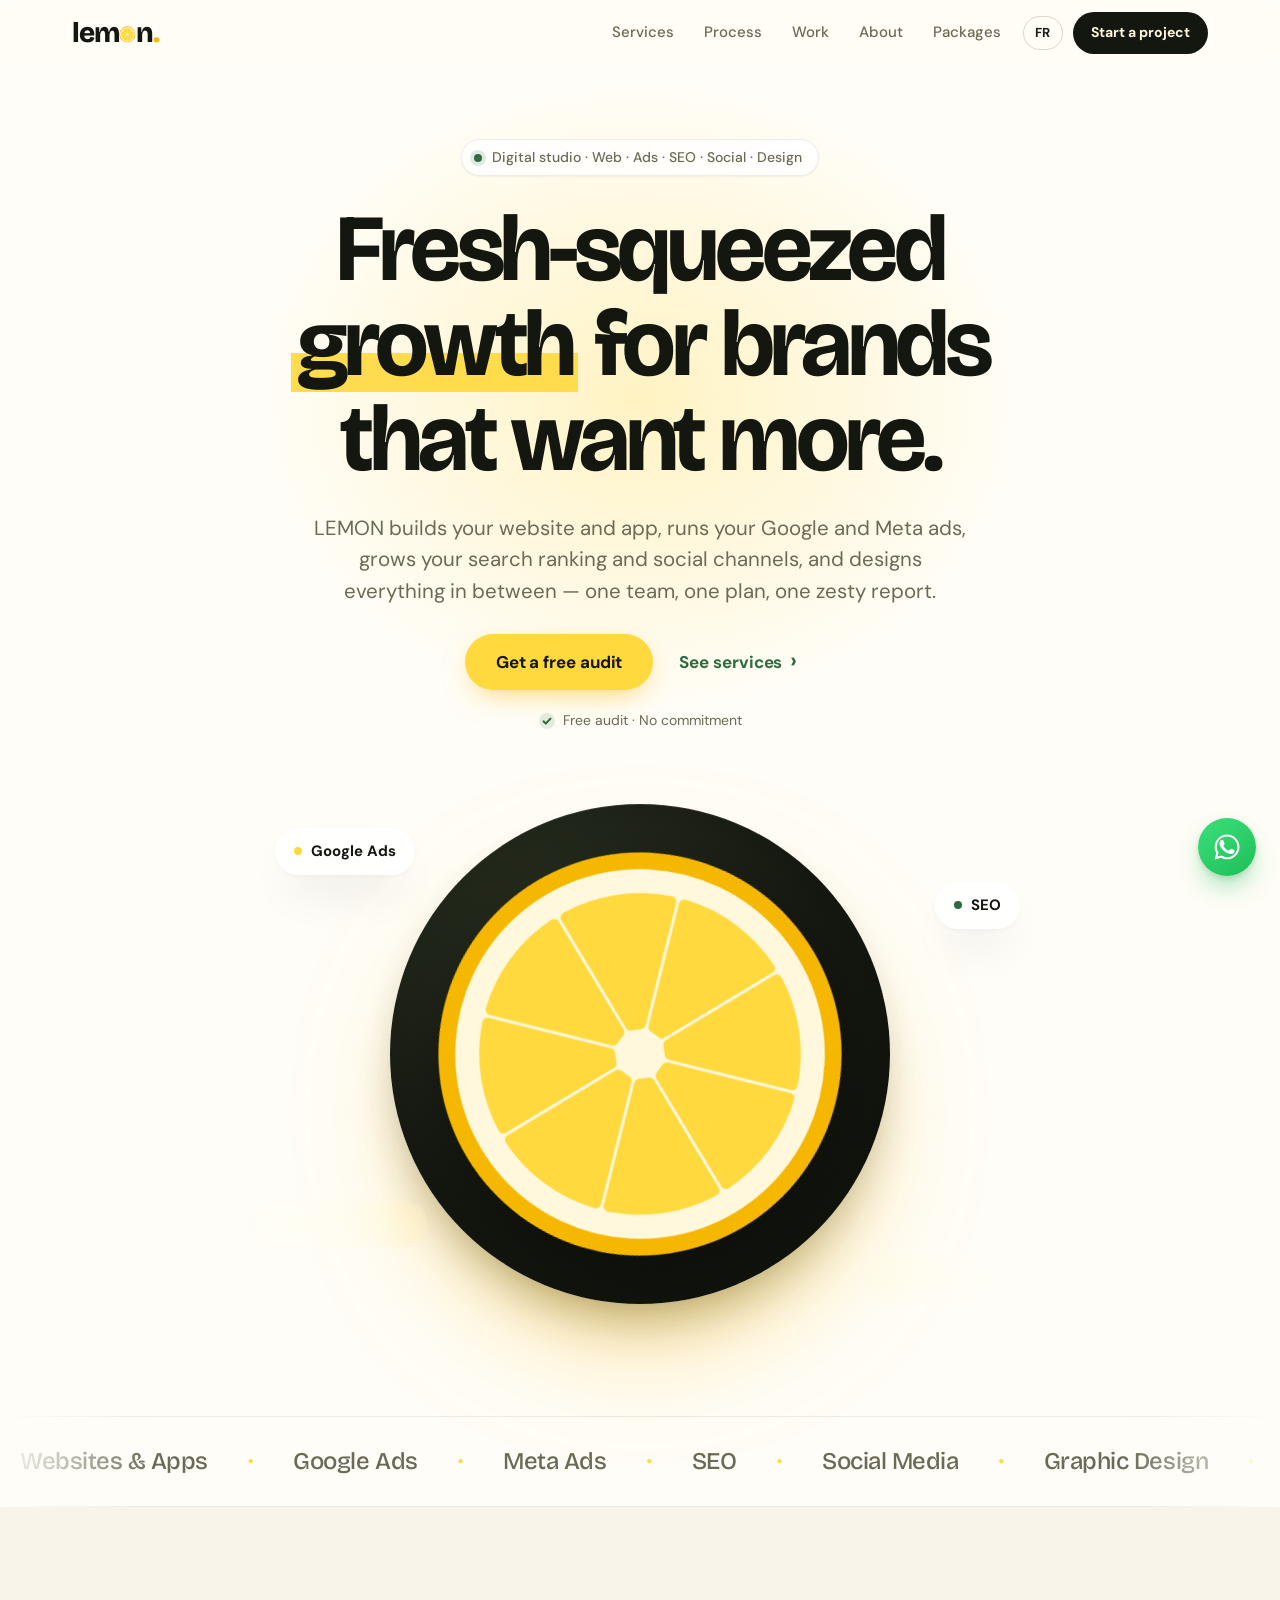
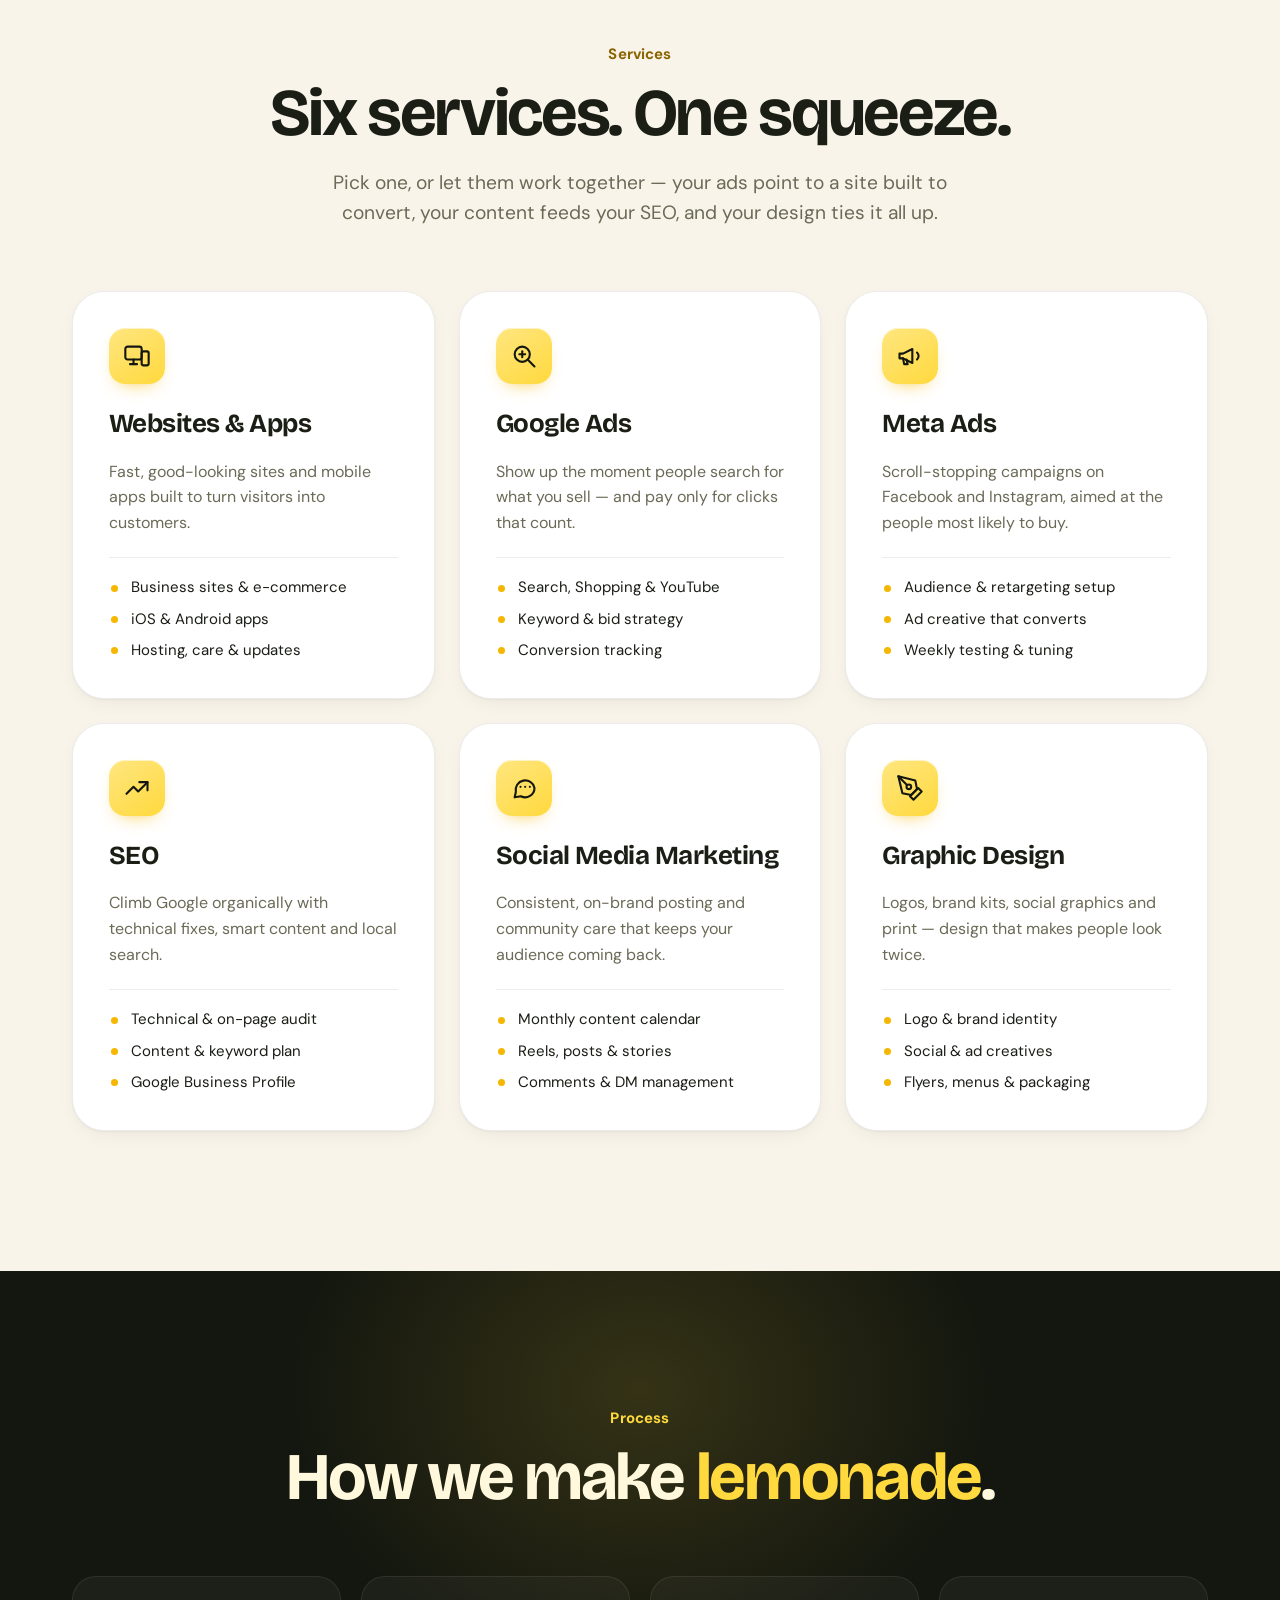
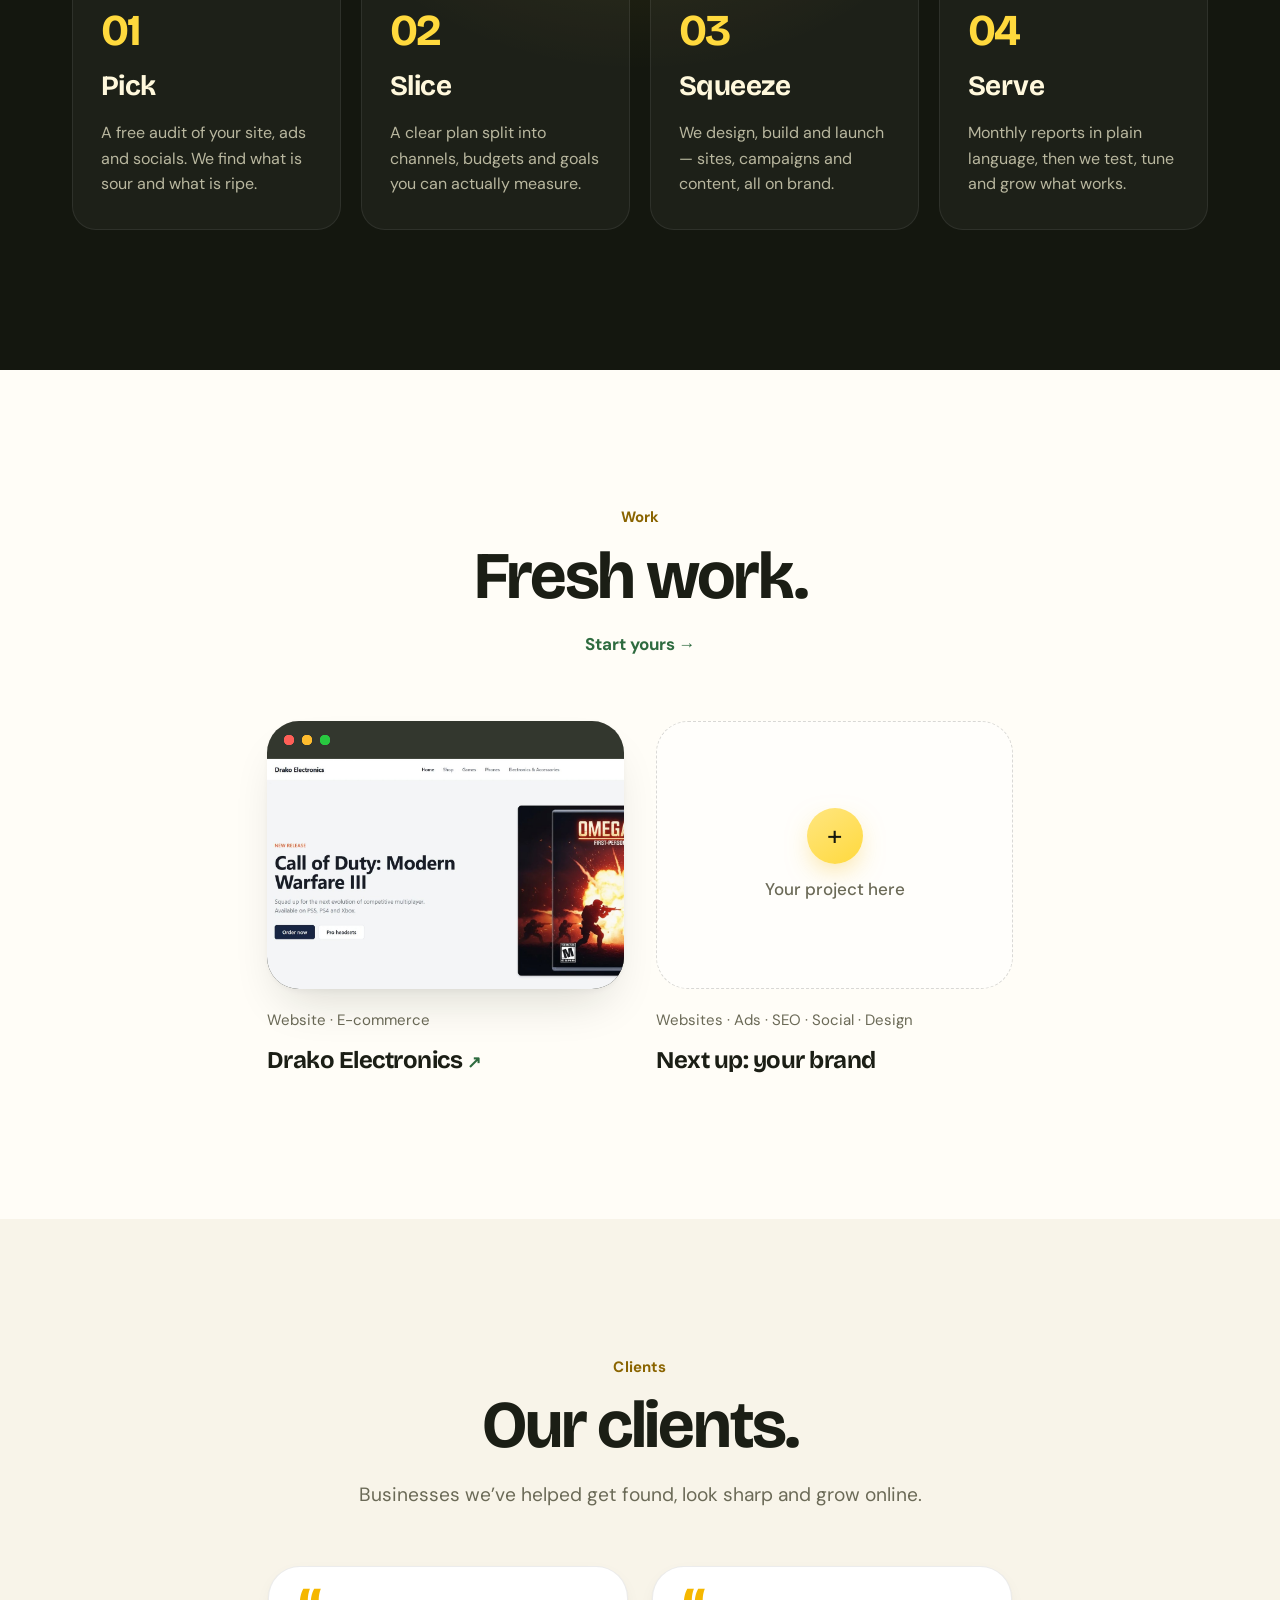
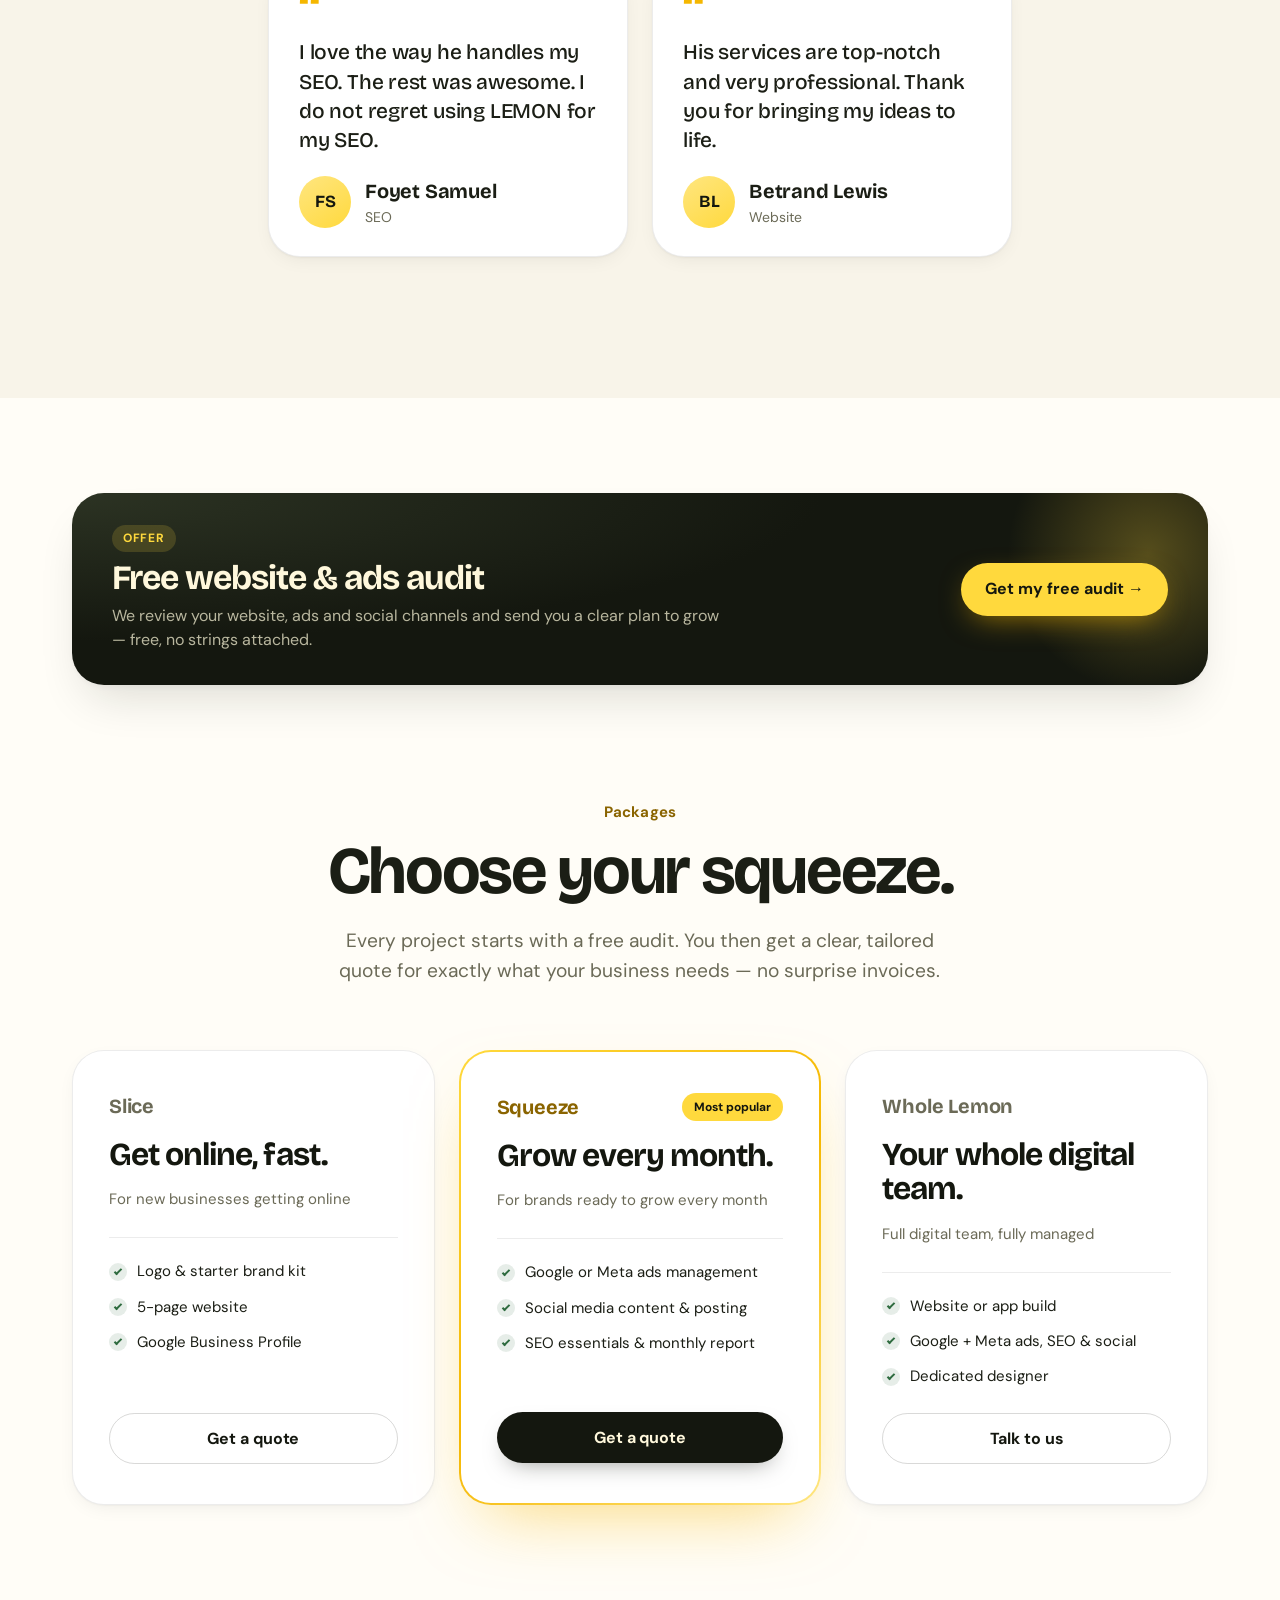
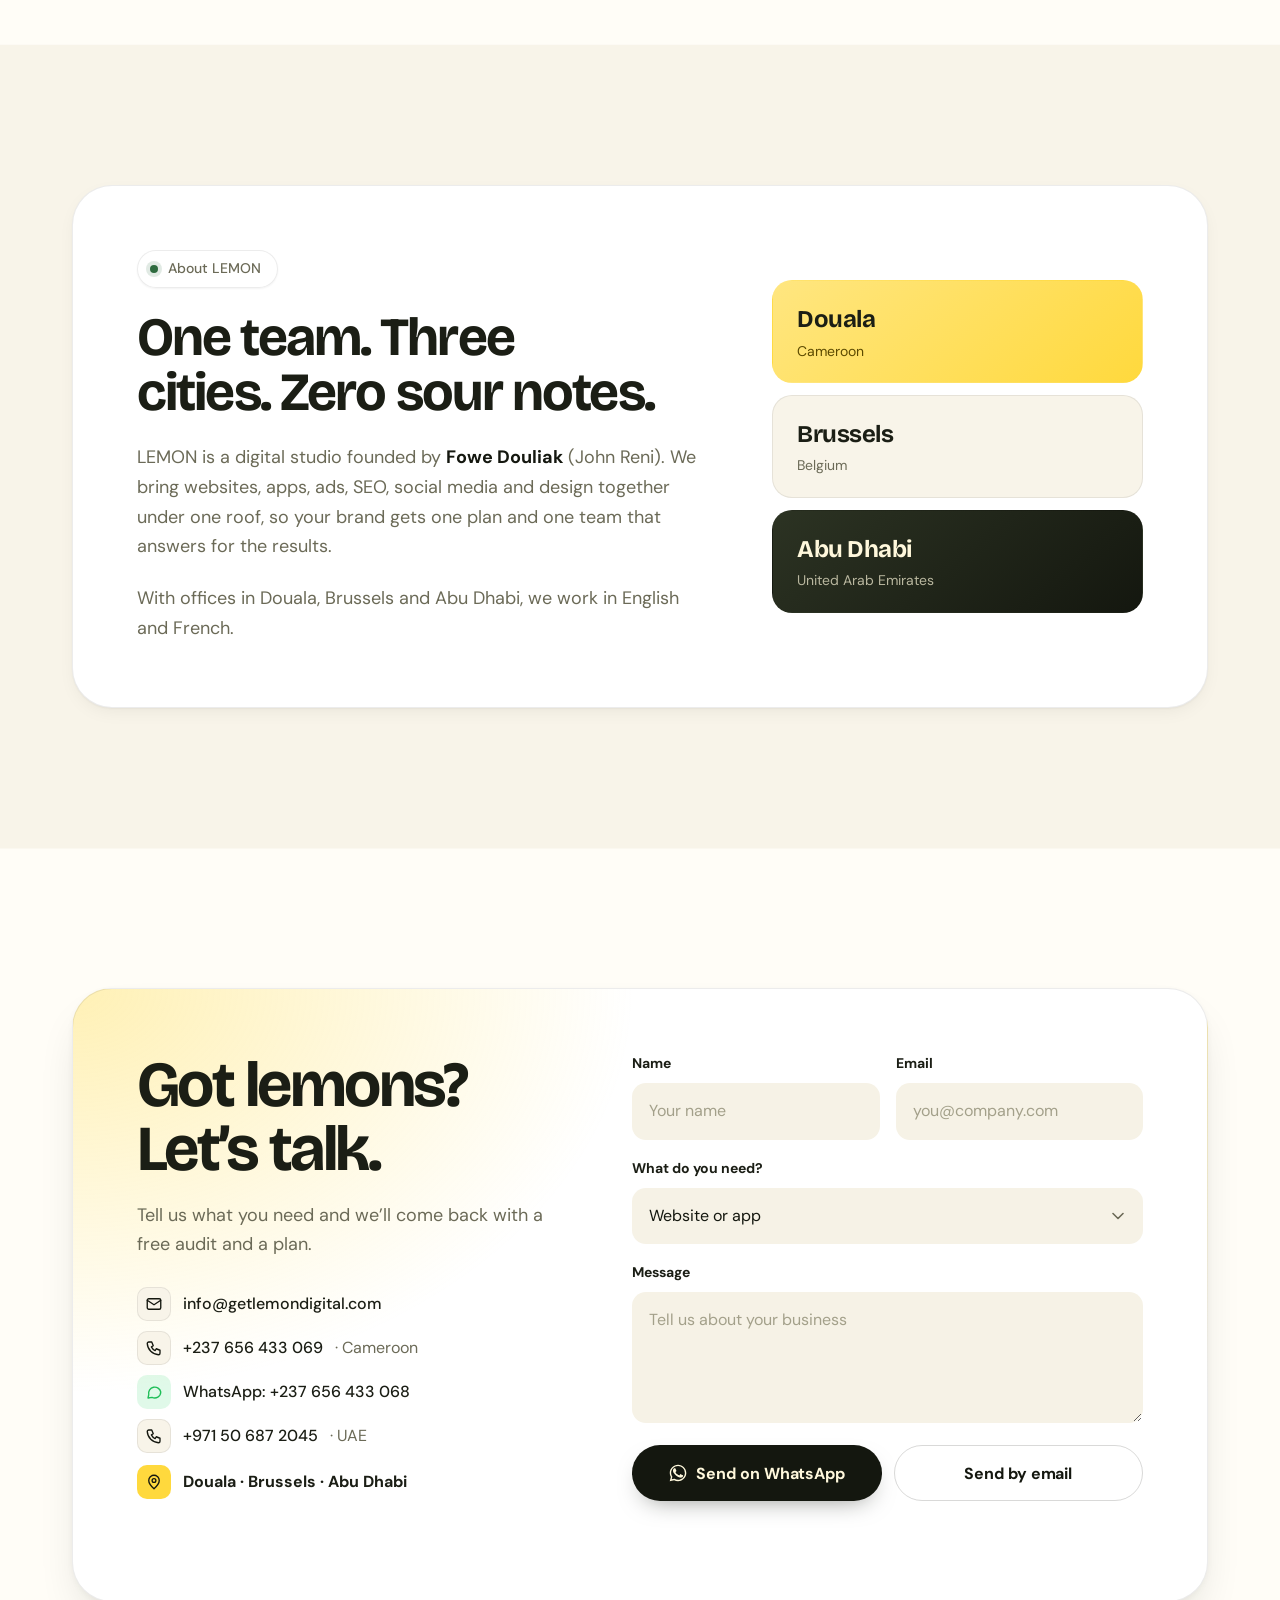
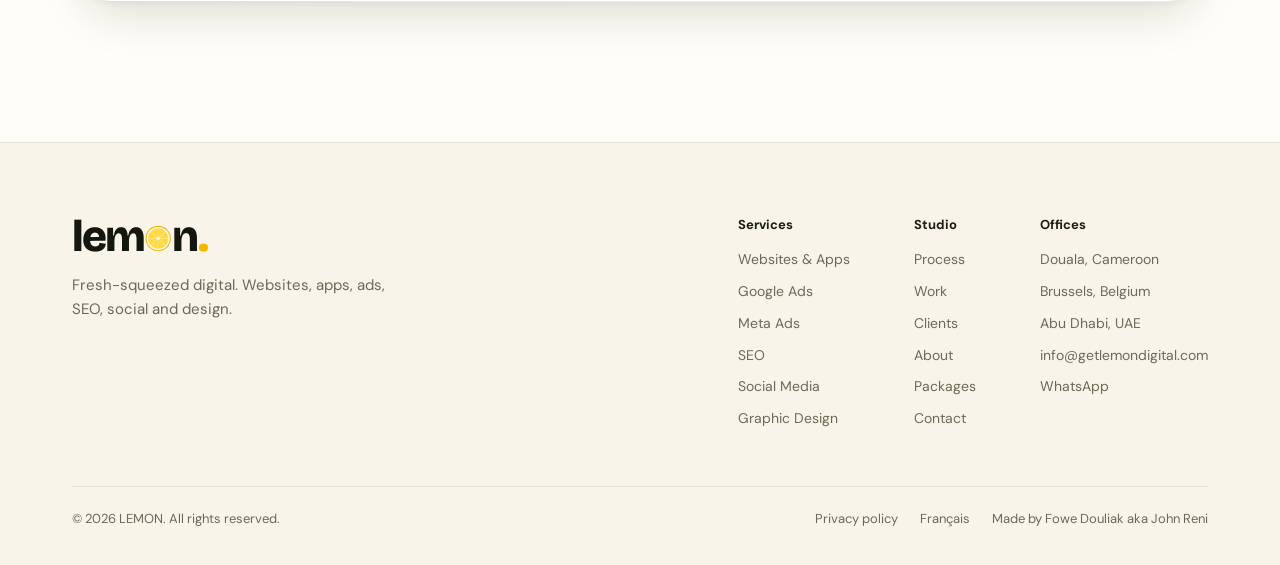
<file: index.html>
<!doctype html>
<html lang="en" data-root="">
<head>
  <meta charset="utf-8">
  <meta name="viewport" content="width=device-width, initial-scale=1">
  <title>LEMON — Digital studio · Websites, Apps, Ads, SEO, Social &amp; Design</title>
  <meta name="description" content="LEMON builds your website and app, runs your Google and Meta ads, grows your search ranking and social channels, and designs everything in between — one team, one plan, one zesty report.">
  <meta name="theme-color" content="#FFF8DC">
  <link rel="canonical" href="https://getlemondigital.com/">
  <link rel="alternate" hreflang="en" href="https://getlemondigital.com/">
  <link rel="alternate" hreflang="fr" href="https://getlemondigital.com/fr/">
  <link rel="alternate" hreflang="x-default" href="https://getlemondigital.com/">

  <!-- Social sharing preview -->
  <meta property="og:type" content="website">
  <meta property="og:locale" content="en_GB">
  <meta property="og:locale:alternate" content="fr_FR">
  <meta property="og:title" content="LEMON — Fresh-squeezed growth">
  <meta property="og:description" content="Websites, apps, Google & Meta ads, SEO, social media and design — one team, one plan, one zesty report.">
  <meta property="og:image" content="https://getlemondigital.com/assets/img/og-image.png">
  <meta property="og:url" content="https://getlemondigital.com/">
  <meta name="twitter:card" content="summary_large_image">

  <link rel="icon" href="assets/img/favicon.svg" type="image/svg+xml">
  <link rel="icon" href="assets/img/favicon-32.png" sizes="32x32" type="image/png">
  <link rel="apple-touch-icon" href="assets/img/apple-touch-icon.png">
  <link rel="manifest" href="site.webmanifest">

  <link rel="preload" href="assets/fonts/bricolage-grotesque-latin-1.woff2" as="font" type="font/woff2" crossorigin>
  <link rel="preload" href="assets/fonts/dm-sans-latin-3.woff2" as="font" type="font/woff2" crossorigin>
  <link rel="stylesheet" href="assets/css/fonts.css">
  <link rel="stylesheet" href="assets/css/styles.css">

  <!-- Business details for Google -->
  <script type="application/ld+json">
{
  "@context": "https://schema.org",
  "@type": "ProfessionalService",
  "name": "LEMON",
  "alternateName": "Lemon Digital",
  "url": "https://getlemondigital.com/",
  "logo": "https://getlemondigital.com/assets/img/icon-512.png",
  "image": "https://getlemondigital.com/assets/img/og-image.png",
  "description": "Digital studio: websites and apps, Google Ads, Meta Ads, SEO, social media marketing and graphic design.",
  "email": "info@getlemondigital.com",
  "telephone": "+237656433069",
  "founder": {
    "@type": "Person",
    "name": "Fowe Douliak",
    "alternateName": "John Reni"
  },
  "address": [
    {
      "@type": "PostalAddress",
      "addressLocality": "Douala",
      "addressCountry": "CM"
    },
    {
      "@type": "PostalAddress",
      "addressLocality": "Brussels",
      "addressCountry": "BE"
    },
    {
      "@type": "PostalAddress",
      "addressLocality": "Abu Dhabi",
      "addressCountry": "AE"
    }
  ],
  "contactPoint": [
    {
      "@type": "ContactPoint",
      "telephone": "+237656433069",
      "contactType": "sales",
      "areaServed": "CM",
      "availableLanguage": [
        "English",
        "French"
      ]
    },
    {
      "@type": "ContactPoint",
      "telephone": "+971506872045",
      "contactType": "sales",
      "areaServed": "AE",
      "availableLanguage": [
        "English",
        "French"
      ]
    }
  ],
  "areaServed": [
    "Cameroon",
    "Belgium",
    "United Arab Emirates"
  ],
  "knowsLanguage": [
    "en",
    "fr"
  ],
  "hasOfferCatalog": {
    "@type": "OfferCatalog",
    "name": "Services",
    "itemListElement": [
      {
        "@type": "Offer",
        "itemOffered": {
          "@type": "Service",
          "name": "Websites & Apps"
        }
      },
      {
        "@type": "Offer",
        "itemOffered": {
          "@type": "Service",
          "name": "Google Ads"
        }
      },
      {
        "@type": "Offer",
        "itemOffered": {
          "@type": "Service",
          "name": "Meta Ads"
        }
      },
      {
        "@type": "Offer",
        "itemOffered": {
          "@type": "Service",
          "name": "SEO"
        }
      },
      {
        "@type": "Offer",
        "itemOffered": {
          "@type": "Service",
          "name": "Social Media Marketing"
        }
      },
      {
        "@type": "Offer",
        "itemOffered": {
          "@type": "Service",
          "name": "Graphic Design"
        }
      }
    ]
  }
}
  </script>
  <script>document.documentElement.classList.add('js');</script>
</head>
<body>

  <!-- Lemon-slice mark, defined once and reused by the logo, hero and footer -->
  <svg width="0" height="0" style="position:absolute" aria-hidden="true" focusable="false">
    <symbol id="lemon-slice" viewBox="0 0 100 100">
      <circle cx="50" cy="50" r="48" fill="#F5B700"/>
      <circle cx="50" cy="50" r="44" fill="#FFF8DC"/>
      <path d="M51.60 43.00L51.60 13.00A37 37 0 0 1 75.03 22.71L53.82 43.92ZM56.08 46.18L77.29 24.97A37 37 0 0 1 87.00 48.40L57.00 48.40ZM57.00 51.60L87.00 51.60A37 37 0 0 1 77.29 75.03L56.08 53.82ZM53.82 56.08L75.03 77.29A37 37 0 0 1 51.60 87.00L51.60 57.00ZM48.40 57.00L48.40 87.00A37 37 0 0 1 24.97 77.29L46.18 56.08ZM43.92 53.82L22.71 75.03A37 37 0 0 1 13.00 51.60L43.00 51.60ZM43.00 48.40L13.00 48.40A37 37 0 0 1 22.71 24.97L43.92 46.18ZM46.18 43.92L24.97 22.71A37 37 0 0 1 48.40 13.00L48.40 43.00Z" fill="#FFD93D" stroke="#FFD93D" stroke-width="2.5" stroke-linejoin="round"/>
      <circle cx="50" cy="50" r="3.2" fill="#FFF8DC"/>
    </symbol>
    <!-- WhatsApp icon -->
    <symbol id="icon-whatsapp" viewBox="0 0 24 24">
      <path fill="currentColor" d="M17.47 14.38c-.3-.15-1.76-.87-2.03-.97-.27-.1-.47-.15-.67.15-.2.3-.77.97-.94 1.17-.17.2-.35.22-.65.07-.3-.15-1.26-.46-2.4-1.48-.89-.79-1.49-1.77-1.66-2.07-.17-.3-.02-.46.13-.61.13-.13.3-.35.45-.52.15-.17.2-.3.3-.5.1-.2.05-.37-.02-.52-.08-.15-.67-1.62-.92-2.22-.24-.58-.49-.5-.67-.51h-.57c-.2 0-.52.07-.79.37-.27.3-1.04 1.02-1.04 2.48s1.07 2.88 1.21 3.08c.15.2 2.1 3.2 5.08 4.49.71.31 1.26.49 1.69.63.71.23 1.36.2 1.87.12.57-.09 1.76-.72 2.01-1.41.25-.69.25-1.29.17-1.41-.07-.12-.27-.2-.57-.35z"/>
      <path fill="currentColor" d="M12.04 2C6.58 2 2.13 6.45 2.13 11.91c0 1.75.46 3.45 1.32 4.95L2.05 22l5.25-1.38a9.9 9.9 0 0 0 4.74 1.21h.01c5.46 0 9.91-4.45 9.91-9.91C21.96 6.45 17.5 2 12.04 2zm0 18.15h-.01a8.2 8.2 0 0 1-4.19-1.15l-.3-.18-3.12.82.83-3.04-.2-.31a8.23 8.23 0 0 1-1.26-4.38c0-4.54 3.7-8.24 8.25-8.24 2.2 0 4.27.86 5.83 2.42a8.18 8.18 0 0 1 2.41 5.83c0 4.54-3.7 8.24-8.24 8.24z"/>
    </symbol>
    <!-- Whole lemon, side view (used by the intro animation) -->
    <symbol id="lemon-whole" viewBox="0 0 120 100">
      <defs>
        <radialGradient id="lw-shade" cx="42%" cy="35%" r="70%">
          <stop offset="0" stop-color="#FFE77A"/>
          <stop offset=".55" stop-color="#FFD93D"/>
          <stop offset="1" stop-color="#F5B700"/>
        </radialGradient>
      </defs>
      <ellipse cx="7" cy="52" rx="6" ry="5" fill="#F5B700"/>
      <ellipse cx="113" cy="48" rx="6" ry="5" fill="#F5B700"/>
      <path d="M8 52C8 26 34 12 60 12C86 12 112 24 112 48C112 74 86 88 60 88C34 88 8 78 8 52Z" fill="url(#lw-shade)"/>
      <ellipse cx="44" cy="32" rx="16" ry="7" fill="#FFFFFF" opacity=".45" transform="rotate(-14 44 32)"/>
      <g fill="#F5B700" opacity=".55"><circle cx="70" cy="30" r="1"/><circle cx="82" cy="40" r="1"/><circle cx="58" cy="62" r="1"/><circle cx="78" cy="68" r="1"/><circle cx="36" cy="58" r="1"/><circle cx="92" cy="58" r="1"/></g>
      <path d="M100 30C104 16 116 10 118 12C118 22 110 30 100 30Z" fill="#2E6B3F"/>
    </symbol>
  </svg>

  <a class="skip-link" href="#main">Skip to content</a>

  <!-- NAV -->
  <header class="site-header">
    <div class="site-header__inner">
      <a href="#top" class="wordmark" aria-label="Lemon home">lem<svg class="slice" viewBox="0 0 100 100" aria-hidden="true"><use href="#lemon-slice"/></svg>n<span class="dot">.</span></a>
      <button class="nav-toggle" type="button" aria-expanded="false" aria-controls="main-nav">
        <span class="nav-toggle__bars" aria-hidden="true"><span></span></span>Menu
      </button>
      <nav id="main-nav" class="main-nav" aria-label="Main">
        <a href="#services">Services</a>
        <a href="#process">Process</a>
        <a href="#work">Work</a>
        <a href="#about">About</a>
        <a href="#packages">Packages</a>
        <a href="fr/" class="nav-lang" hreflang="fr" lang="fr" aria-label="Version française">FR</a>
        <a href="#contact" class="nav-cta">Start a project</a>
      </nav>
    </div>
  </header>

  <main id="main">

    <!-- HERO -->
    <section id="top" class="hero">
      <div class="hero__copy">
        <span class="eyebrow"><span class="eyebrow__dot" aria-hidden="true"></span>Digital studio · Web · Ads · SEO · Social · Design</span>
        <h1>Fresh-squeezed <span class="highlight">growth</span> for brands that want more.</h1>
        <p class="hero__lead">LEMON builds your website and app, runs your Google and Meta ads, grows your search ranking and social channels, and designs everything in between — one team, one plan, one zesty report.</p>
        <div class="hero__actions">
          <a href="#contact" class="btn btn--zest">Get a free audit</a>
          <a href="#services" class="btn btn--ghost">See services</a>
        </div>
        <p class="hero__note">Free audit · No commitment</p>
      </div>
      <div class="hero__visual">
        <div class="hero__disc" aria-hidden="true"></div>

        <!-- Intro animation: a whole lemon drops in, gets sliced, and opens to show the slice below.
             Purely decorative; hidden for visitors who prefer reduced motion. -->
        <div class="lemon-intro" aria-hidden="true">
          <div class="lemon-intro__whole">
            <div class="lemon-intro__half lemon-intro__half--left"><svg viewBox="0 0 120 100"><use href="#lemon-whole"/></svg></div>
            <div class="lemon-intro__half lemon-intro__half--right"><svg viewBox="0 0 120 100"><use href="#lemon-whole"/></svg></div>
          </div>
          <div class="lemon-intro__knife"></div>
          <span class="lemon-intro__drop" style="--dx:-120px;--dy:-90px"></span>
          <span class="lemon-intro__drop" style="--dx:110px;--dy:-110px"></span>
          <span class="lemon-intro__drop" style="--dx:-150px;--dy:30px"></span>
          <span class="lemon-intro__drop" style="--dx:140px;--dy:50px"></span>
          <span class="lemon-intro__drop" style="--dx:-40px;--dy:-140px"></span>
          <span class="lemon-intro__drop" style="--dx:50px;--dy:130px"></span>
        </div>

        <svg class="hero__lemon" viewBox="0 0 100 100" role="img" aria-label="A sliced lemon"><use href="#lemon-slice"/></svg>
        <span class="tag tag--1">Google Ads</span>
        <span class="tag tag--2">SEO</span>
        <span class="tag tag--3">Websites &amp; Apps</span>
        <span class="tag tag--4">Meta Ads</span>
      </div>
    </section>

    <!-- STRIP -->
    <div class="strip">
      <div class="strip__track">
        <div class="strip__group">
          <span>Websites &amp; Apps</span><span class="bullet" aria-hidden="true">●</span>
          <span>Google Ads</span><span class="bullet" aria-hidden="true">●</span>
          <span>Meta Ads</span><span class="bullet" aria-hidden="true">●</span>
          <span>SEO</span><span class="bullet" aria-hidden="true">●</span>
          <span>Social Media</span><span class="bullet" aria-hidden="true">●</span>
          <span>Graphic Design</span><span class="bullet" aria-hidden="true">●</span>
        </div>
        <div class="strip__group" aria-hidden="true">
          <span>Websites &amp; Apps</span><span class="bullet">●</span>
          <span>Google Ads</span><span class="bullet">●</span>
          <span>Meta Ads</span><span class="bullet">●</span>
          <span>SEO</span><span class="bullet">●</span>
          <span>Social Media</span><span class="bullet">●</span>
          <span>Graphic Design</span><span class="bullet">●</span>
        </div>
      </div>
    </div>

    <!-- SERVICES -->
    <section id="services" class="services container">
      <div class="section-head">
        <h2 class="h2" data-kicker="Services">Six services. One squeeze.</h2>
        <p>Pick one, or let them work together — your ads point to a site built to convert, your content feeds your SEO, and your design ties it all up.</p>
      </div>
      <div class="card-grid">
        <article class="service-card">
          <div class="service-card__icon"><svg width="28" height="28" viewBox="0 0 24 24" fill="none" stroke="#14170F" stroke-width="1.8" stroke-linecap="round" stroke-linejoin="round" aria-hidden="true"><rect x="2" y="4" width="14" height="11" rx="2"/><path d="M6 19h6"/><path d="M9 15v4"/><rect x="16" y="8" width="6" height="12" rx="1.5"/></svg></div>
          <h3>Websites &amp; Apps</h3>
          <p>Fast, good-looking sites and mobile apps built to turn visitors into customers.</p>
          <ul><li>Business sites &amp; e-commerce</li><li>iOS &amp; Android apps</li><li>Hosting, care &amp; updates</li></ul>
        </article>
        <article class="service-card">
          <div class="service-card__icon"><svg width="28" height="28" viewBox="0 0 24 24" fill="none" stroke="#14170F" stroke-width="1.8" stroke-linecap="round" stroke-linejoin="round" aria-hidden="true"><circle cx="10.5" cy="10.5" r="6.5"/><path d="M15.5 15.5L21 21"/><path d="M8 10.5h5"/><path d="M10.5 8v5"/></svg></div>
          <h3>Google Ads</h3>
          <p>Show up the moment people search for what you sell — and pay only for clicks that count.</p>
          <ul><li>Search, Shopping &amp; YouTube</li><li>Keyword &amp; bid strategy</li><li>Conversion tracking</li></ul>
        </article>
        <article class="service-card">
          <div class="service-card__icon"><svg width="28" height="28" viewBox="0 0 24 24" fill="none" stroke="#14170F" stroke-width="1.8" stroke-linecap="round" stroke-linejoin="round" aria-hidden="true"><path d="M3 10v4h3l8 4V6l-8 4H3z"/><path d="M18 9a4 4 0 0 1 0 6"/><path d="M6 14l1 5h3l-1-4"/></svg></div>
          <h3>Meta Ads</h3>
          <p>Scroll-stopping campaigns on Facebook and Instagram, aimed at the people most likely to buy.</p>
          <ul><li>Audience &amp; retargeting setup</li><li>Ad creative that converts</li><li>Weekly testing &amp; tuning</li></ul>
        </article>
        <article class="service-card">
          <div class="service-card__icon"><svg width="28" height="28" viewBox="0 0 24 24" fill="none" stroke="#14170F" stroke-width="1.8" stroke-linecap="round" stroke-linejoin="round" aria-hidden="true"><path d="M3 17l6-6 4 4 8-8"/><path d="M14 7h7v7"/></svg></div>
          <h3>SEO</h3>
          <p>Climb Google organically with technical fixes, smart content and local search.</p>
          <ul><li>Technical &amp; on-page audit</li><li>Content &amp; keyword plan</li><li>Google Business Profile</li></ul>
        </article>
        <article class="service-card">
          <div class="service-card__icon"><svg width="28" height="28" viewBox="0 0 24 24" fill="none" stroke="#14170F" stroke-width="1.8" stroke-linecap="round" stroke-linejoin="round" aria-hidden="true"><path d="M21 12a8 8 0 0 1-11.6 7.1L4 20l1-4.6A8 8 0 1 1 21 12z"/><path d="M9 11h.01"/><path d="M13 11h.01"/><path d="M17 11h.01"/></svg></div>
          <h3>Social Media Marketing</h3>
          <p>Consistent, on-brand posting and community care that keeps your audience coming back.</p>
          <ul><li>Monthly content calendar</li><li>Reels, posts &amp; stories</li><li>Comments &amp; DM management</li></ul>
        </article>
        <article class="service-card">
          <div class="service-card__icon"><svg width="28" height="28" viewBox="0 0 24 24" fill="none" stroke="#14170F" stroke-width="1.8" stroke-linecap="round" stroke-linejoin="round" aria-hidden="true"><path d="M12 19l7-7 3 3-7 7-3-3z"/><path d="M18 13l-1.5-7.5L2 2l3.5 14.5L13 18l5-5z"/><path d="M2 2l7.6 7.6"/><circle cx="11" cy="11" r="2"/></svg></div>
          <h3>Graphic Design</h3>
          <p>Logos, brand kits, social graphics and print — design that makes people look twice.</p>
          <ul><li>Logo &amp; brand identity</li><li>Social &amp; ad creatives</li><li>Flyers, menus &amp; packaging</li></ul>
        </article>
      </div>
    </section>

    <!-- PROCESS -->
    <section id="process" class="process">
      <div class="process__inner container">
        <h2 class="h2" data-kicker="Process">How we make <span class="accent">lemonade</span>.</h2>
        <ol class="steps">
          <li><span class="steps__num">01</span><strong>Pick</strong><span class="steps__text">A free audit of your site, ads and socials. We find what is sour and what is ripe.</span></li>
          <li><span class="steps__num">02</span><strong>Slice</strong><span class="steps__text">A clear plan split into channels, budgets and goals you can actually measure.</span></li>
          <li><span class="steps__num">03</span><strong>Squeeze</strong><span class="steps__text">We design, build and launch — sites, campaigns and content, all on brand.</span></li>
          <li><span class="steps__num">04</span><strong>Serve</strong><span class="steps__text">Monthly reports in plain language, then we test, tune and grow what works.</span></li>
        </ol>
      </div>
    </section>

    <!-- WORK
         Projects come from data/projects.json (edit them at app.pagescms.org — see README).
         The cards below are only shown if that file can't be loaded. -->
    <section id="work" class="work container">
      <div class="section-head">
        <h2 class="h2" data-kicker="Work">Fresh work.</h2>
        <a href="#contact" class="work__all">Start yours →</a>
      </div>
      <div class="card-grid" data-projects>
        <a href="https://drakoelectronics.com" class="project" target="_blank" rel="noopener">
          <div class="project__media project__media--ink"><img src="assets/uploads/drako-electronics.jpg" alt="Drako Electronics — project preview" loading="lazy"></div>
          <span class="project__meta">Website · E-commerce</span>
          <strong>Drako Electronics <span class="project__ext" aria-hidden="true">↗</span></strong>
        </a>
        <a href="#contact" class="project project--next">
          <div class="project__media project__media--next"><span class="project__next-icon" aria-hidden="true">+</span><span>Your project here</span></div>
          <span class="project__meta">Websites · Ads · SEO · Social · Design</span>
          <strong>Next up: your brand</strong>
        </a>
      </div>
    </section>

    <!-- CLIENTS
         Filled from data/testimonials.json (edit at app.pagescms.org — see README).
         Add a client's own words in the "quote" field once they send them. -->
    <section id="clients" class="clients container">
      <div class="section-head">
        <h2 class="h2" data-kicker="Clients">Our clients.</h2>
        <p>Businesses we’ve helped get found, look sharp and grow online.</p>
      </div>
      <div class="card-grid" data-testimonials>
        <figure class="client">
          <blockquote>I love the way he handles my SEO. The rest was awesome. I do not regret using LEMON for my SEO.</blockquote>
          <figcaption><span class="client__avatar" aria-hidden="true">FS</span><strong class="client__name">Foyet Samuel</strong><span class="client__service">SEO</span></figcaption>
        </figure>
        <figure class="client">
          <blockquote>His services are top-notch and very professional. Thank you for bringing my ideas to life.</blockquote>
          <figcaption><span class="client__avatar" aria-hidden="true">BL</span><strong class="client__name">Betrand Lewis</strong><span class="client__service">Website</span></figcaption>
        </figure>
      </div>
    </section>

    <!-- ADVERT BANNER
         Filled from data/ads.json (edit at app.pagescms.org — see README). Hidden when no advert is switched on. -->
    <aside class="ad-slot container" aria-label="Advertisement" data-ads hidden></aside>

    <!-- PACKAGES -->
    <section id="packages" class="packages container">
      <div class="section-head">
        <h2 class="h2" data-kicker="Packages">Choose your squeeze.</h2>
        <p>Every project starts with a free audit. You then get a clear, tailored quote for exactly what your business needs — no surprise invoices.</p>
      </div>
      <div class="card-grid">
        <div class="package">
          <strong class="package__name">Slice</strong>
          <span class="package__for">For new businesses getting online</span>
          <span class="package__headline">Get online, fast.</span>
          <ul><li>Logo &amp; starter brand kit</li><li>5-page website</li><li>Google Business Profile</li></ul>
          <a href="#contact" class="btn btn--ghost" data-package="Slice">Get a quote</a>
        </div>
        <div class="package package--featured">
          <div class="package__top"><strong class="package__name">Squeeze</strong><span class="package__badge">Most popular</span></div>
          <span class="package__for">For brands ready to grow every month</span>
          <span class="package__headline">Grow every month.</span>
          <ul><li>Google or Meta ads management</li><li>Social media content &amp; posting</li><li>SEO essentials &amp; monthly report</li></ul>
          <a href="#contact" class="btn btn--ink" data-package="Squeeze">Get a quote</a>
        </div>
        <div class="package">
          <strong class="package__name">Whole Lemon</strong>
          <span class="package__for">Full digital team, fully managed</span>
          <span class="package__headline">Your whole digital team.</span>
          <ul><li>Website or app build</li><li>Google + Meta ads, SEO &amp; social</li><li>Dedicated designer</li></ul>
          <a href="#contact" class="btn btn--ghost" data-package="Whole Lemon">Talk to us</a>
        </div>
      </div>
    </section>

    <!-- ABOUT -->
    <section id="about" class="about container">
      <div class="about__card">
        <div class="about__intro">
          <span class="eyebrow"><span class="eyebrow__dot" aria-hidden="true"></span>About LEMON</span>
          <h2 class="h2">One team. Three cities. Zero sour notes.</h2>
          <p>LEMON is a digital studio founded by <strong>Fowe Douliak</strong> (John Reni). We bring websites, apps, ads, SEO, social media and design together under one roof, so your brand gets one plan and one team that answers for the results.</p>
          <p>With offices in Douala, Brussels and Abu Dhabi, we work in English and French.</p>
        </div>
        <ul class="about__offices">
          <li><strong>Douala</strong><span>Cameroon</span></li>
          <li><strong>Brussels</strong><span>Belgium</span></li>
          <li><strong>Abu Dhabi</strong><span>United Arab Emirates</span></li>
        </ul>
      </div>
    </section>

    <!-- CONTACT -->
    <section id="contact" class="contact">
      <div class="contact__card">
        <div class="contact__intro">
          <h2>Got lemons? Let’s talk.</h2>
          <p>Tell us what you need and we’ll come back with a free audit and a plan.</p>
          <address class="contact__details">
            <a href="mailto:info@getlemondigital.com">info@getlemondigital.com</a>
            <span><a href="tel:+237656433069">+237 656 433 069</a> <span class="contact__where">· Cameroon</span></span>
            <span><a href="https://wa.me/237656433068" target="_blank" rel="noopener">WhatsApp: +237 656 433 068</a></span>
            <span><a href="tel:+971506872045">+971 50 687 2045</a> <span class="contact__where">· UAE</span></span>
            <span class="contact__offices">Douala · Brussels · Abu Dhabi</span>
          </address>
        </div>

        <!-- EDIT: data-email is where enquiries go.
             Optional: paste a Formspree (or similar) form URL into action="" to receive messages
             without opening the visitor's email app. Leave action="" empty to use email. -->
        <form class="contact-form" action="" method="POST" data-email="info@getlemondigital.com" novalidate>
          <label class="field">Name<input type="text" name="name" placeholder="Your name" autocomplete="name" required></label>
          <label class="field">Email<input type="email" name="email" placeholder="you@company.com" autocomplete="email" required></label>
          <label class="field field--full">What do you need?
            <select name="service">
              <option>Website or app</option>
              <option>Google Ads</option>
              <option>Meta Ads</option>
              <option>SEO</option>
              <option>Social media</option>
              <option>Graphic design</option>
              <option>A bit of everything</option>
            </select>
          </label>
          <label class="field field--full">Message<textarea name="message" rows="4" placeholder="Tell us about your business"></textarea></label>
          <label class="hp-field" aria-hidden="true">Leave this empty<input type="text" name="_gotcha" tabindex="-1" autocomplete="off"></label>
          <div class="contact-form__actions">
            <button type="submit" name="via" value="whatsapp" class="btn btn--ink"><svg class="btn__icon" viewBox="0 0 24 24" aria-hidden="true"><use href="#icon-whatsapp"/></svg>Send on WhatsApp</button>
            <button type="submit" name="via" value="email" class="btn btn--ghost">Send by email</button>
          </div>
          <p class="form-status" role="status" aria-live="polite"></p>
        </form>
      </div>
    </section>

  </main>

  <!-- FOOTER -->
  <footer class="site-footer">
    <div class="site-footer__inner container">
      <div class="site-footer__top">
        <div class="site-footer__brand">
          <a href="#top" class="wordmark" aria-label="Lemon, back to top">lem<svg class="slice" viewBox="0 0 100 100" aria-hidden="true"><use href="#lemon-slice"/></svg>n<span class="dot">.</span></a>
          <span class="site-footer__tagline">Fresh-squeezed digital. Websites, apps, ads, SEO, social and design.</span>
        </div>
        <div class="site-footer__cols">
          <nav class="site-footer__col" aria-label="Services"><strong>Services</strong><a href="#services">Websites &amp; Apps</a><a href="#services">Google Ads</a><a href="#services">Meta Ads</a><a href="#services">SEO</a><a href="#services">Social Media</a><a href="#services">Graphic Design</a></nav>
          <nav class="site-footer__col" aria-label="Studio"><strong>Studio</strong><a href="#process">Process</a><a href="#work">Work</a><a href="#clients">Clients</a><a href="#about">About</a><a href="#packages">Packages</a><a href="#contact">Contact</a></nav>
          <div class="site-footer__col"><strong>Offices</strong><span>Douala, Cameroon</span><span>Brussels, Belgium</span><span>Abu Dhabi, UAE</span><a href="mailto:info@getlemondigital.com">info@getlemondigital.com</a><a href="https://wa.me/237656433068" target="_blank" rel="noopener">WhatsApp</a></div>
        </div>
      </div>
      <div class="site-footer__bottom"><span>© <span data-year>2026</span> LEMON. All rights reserved.</span><span class="site-footer__legal"><a href="privacy.html">Privacy policy</a><a href="fr/" hreflang="fr" lang="fr">Français</a><span>Made by Fowe Douliak aka John Reni</span></span></div>
    </div>
  </footer>

  <!-- WhatsApp chat button -->
  <a class="wa-float" href="https://wa.me/237656433068?text=Hi%20LEMON%2C%20I%E2%80%99d%20like%20to%20talk%20about%20a%20project." target="_blank" rel="noopener" aria-label="Chat with us on WhatsApp">
    <svg viewBox="0 0 24 24" aria-hidden="true"><use href="#icon-whatsapp"/></svg>
  </a>

  <script src="assets/js/main.js" defer></script>
</body>
</html>
</file>
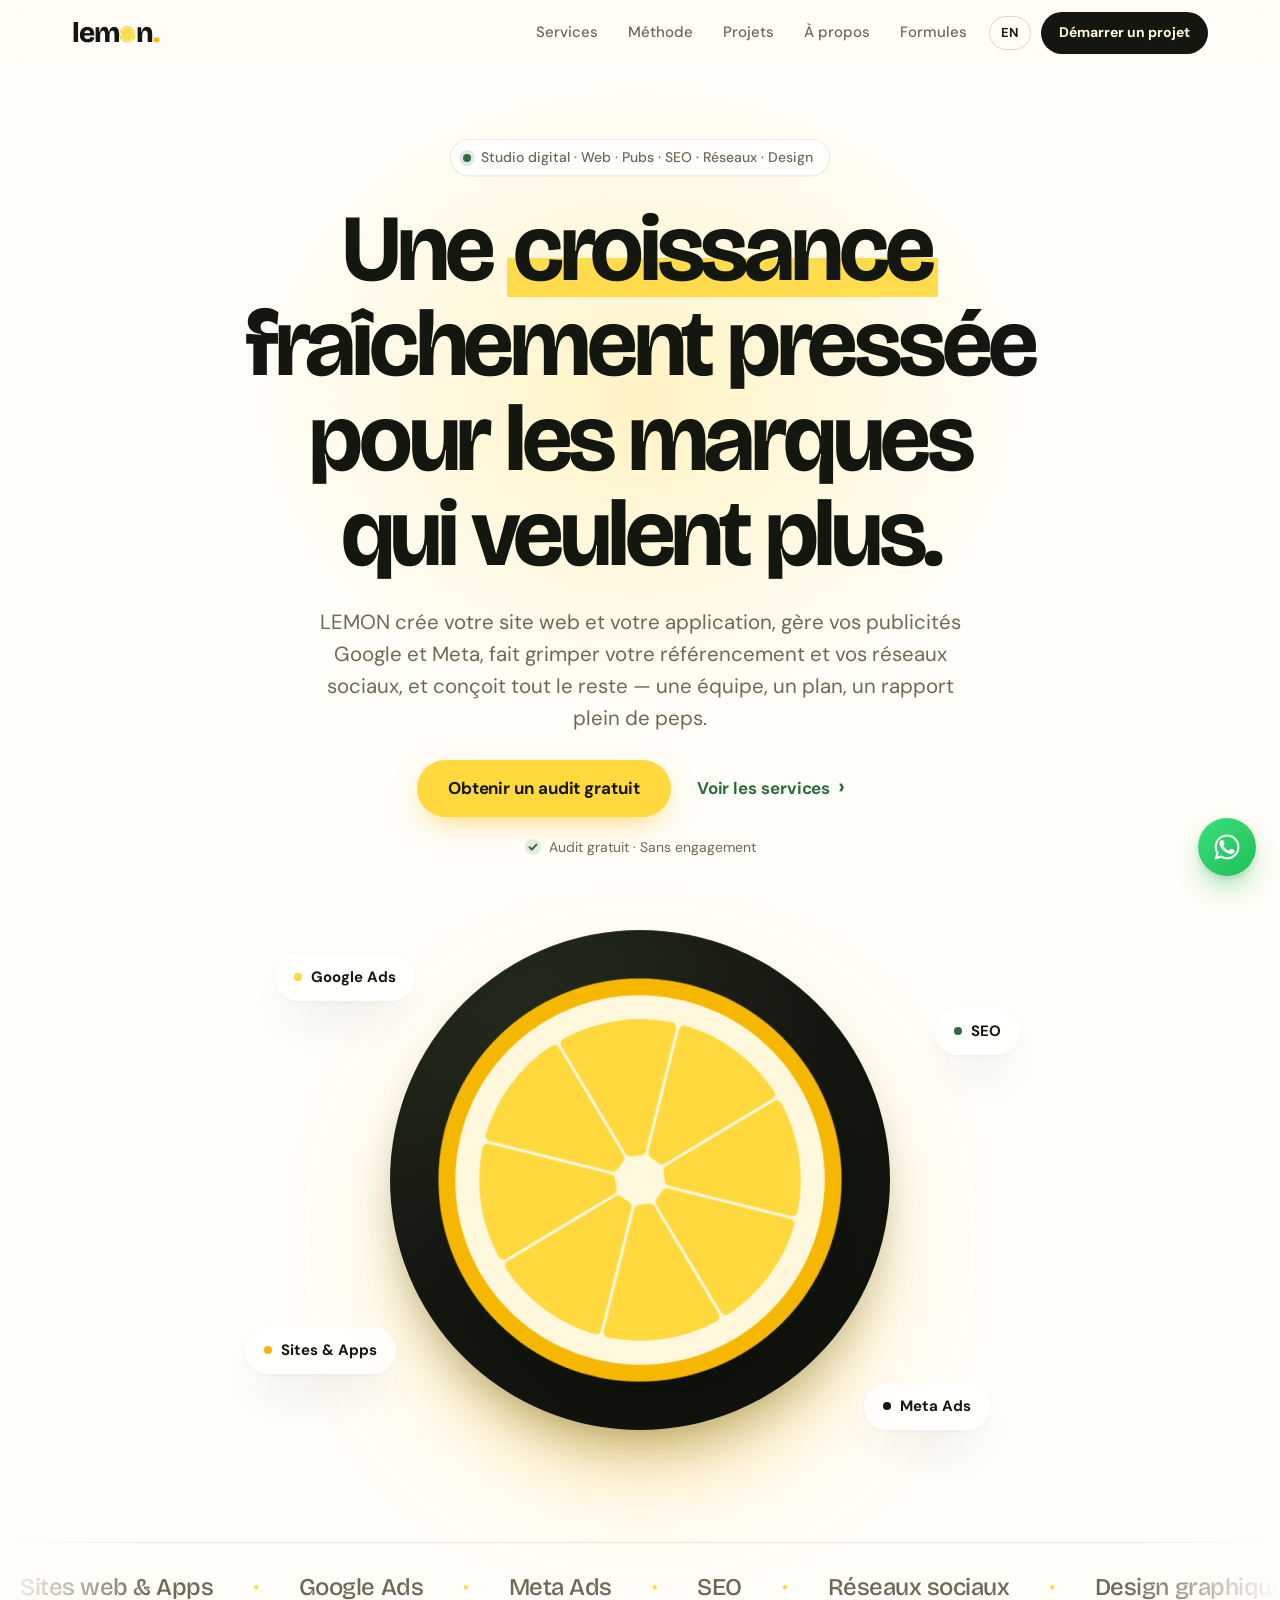
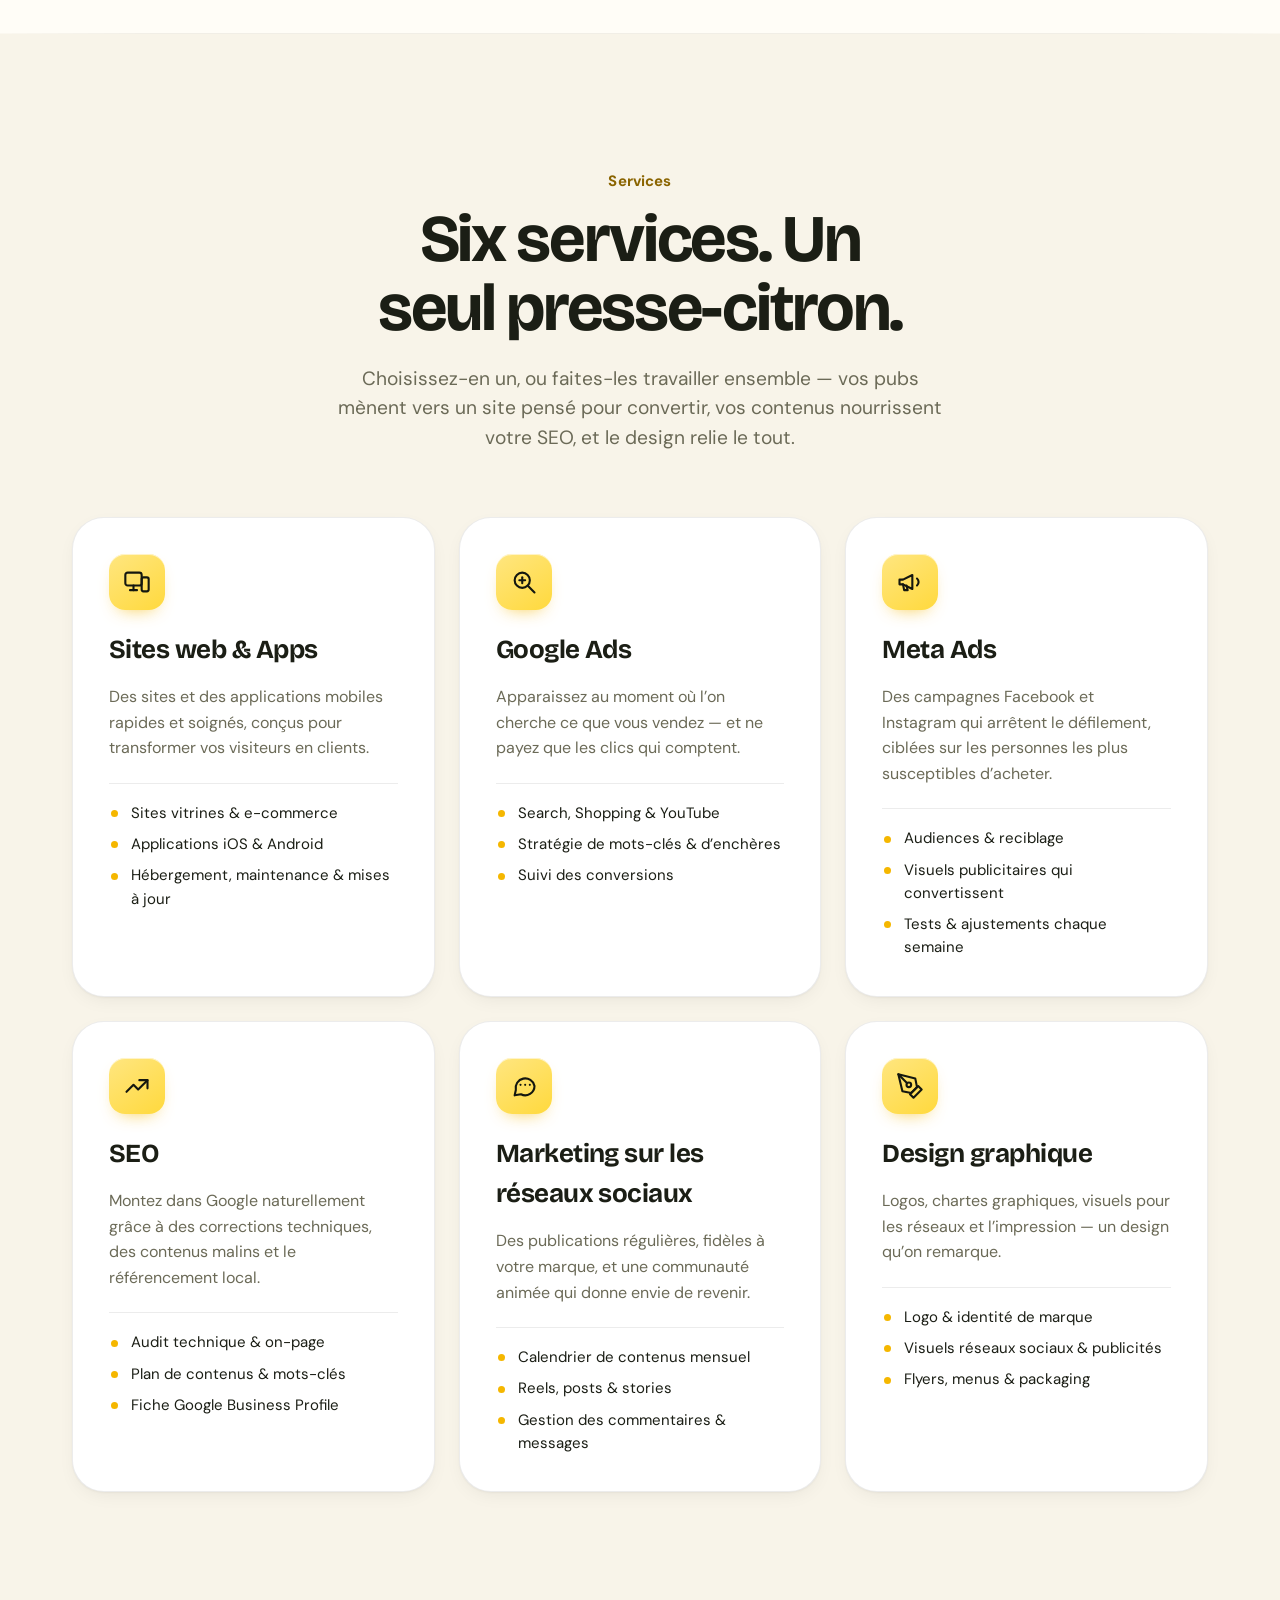
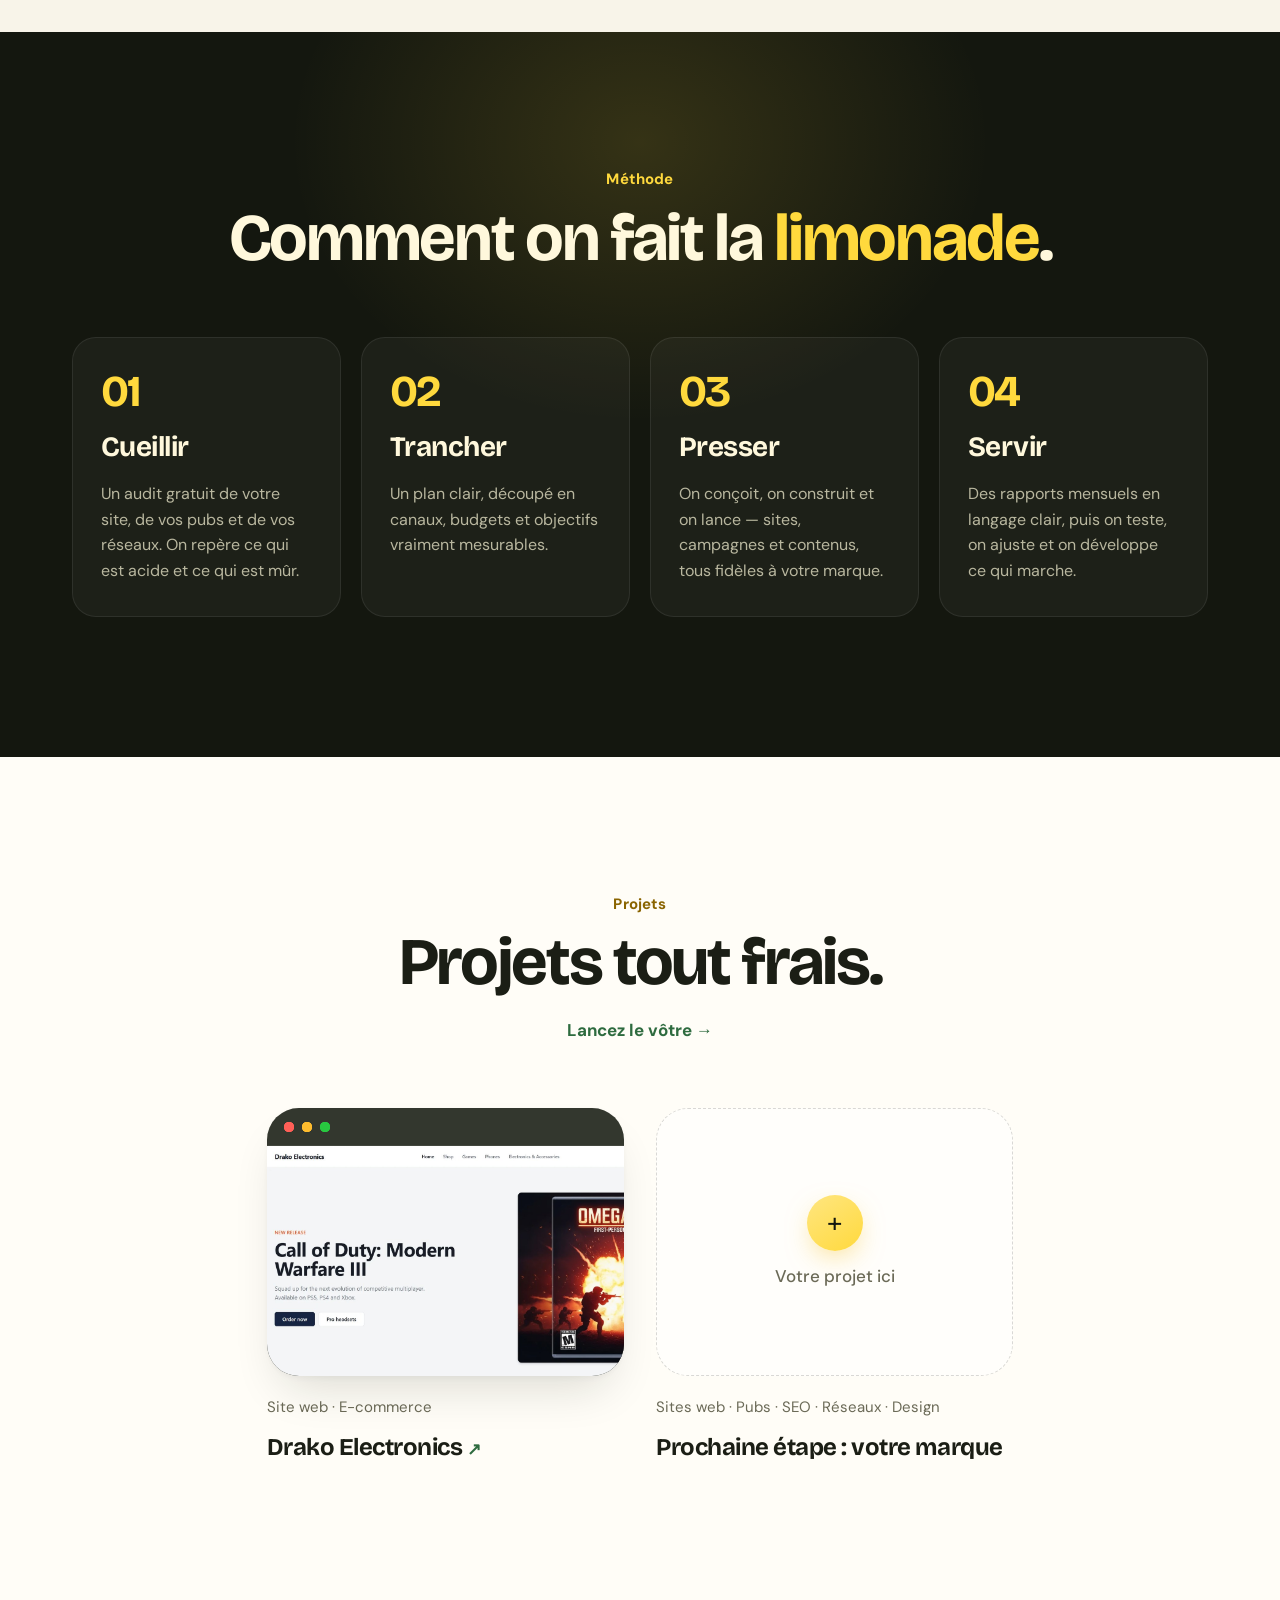
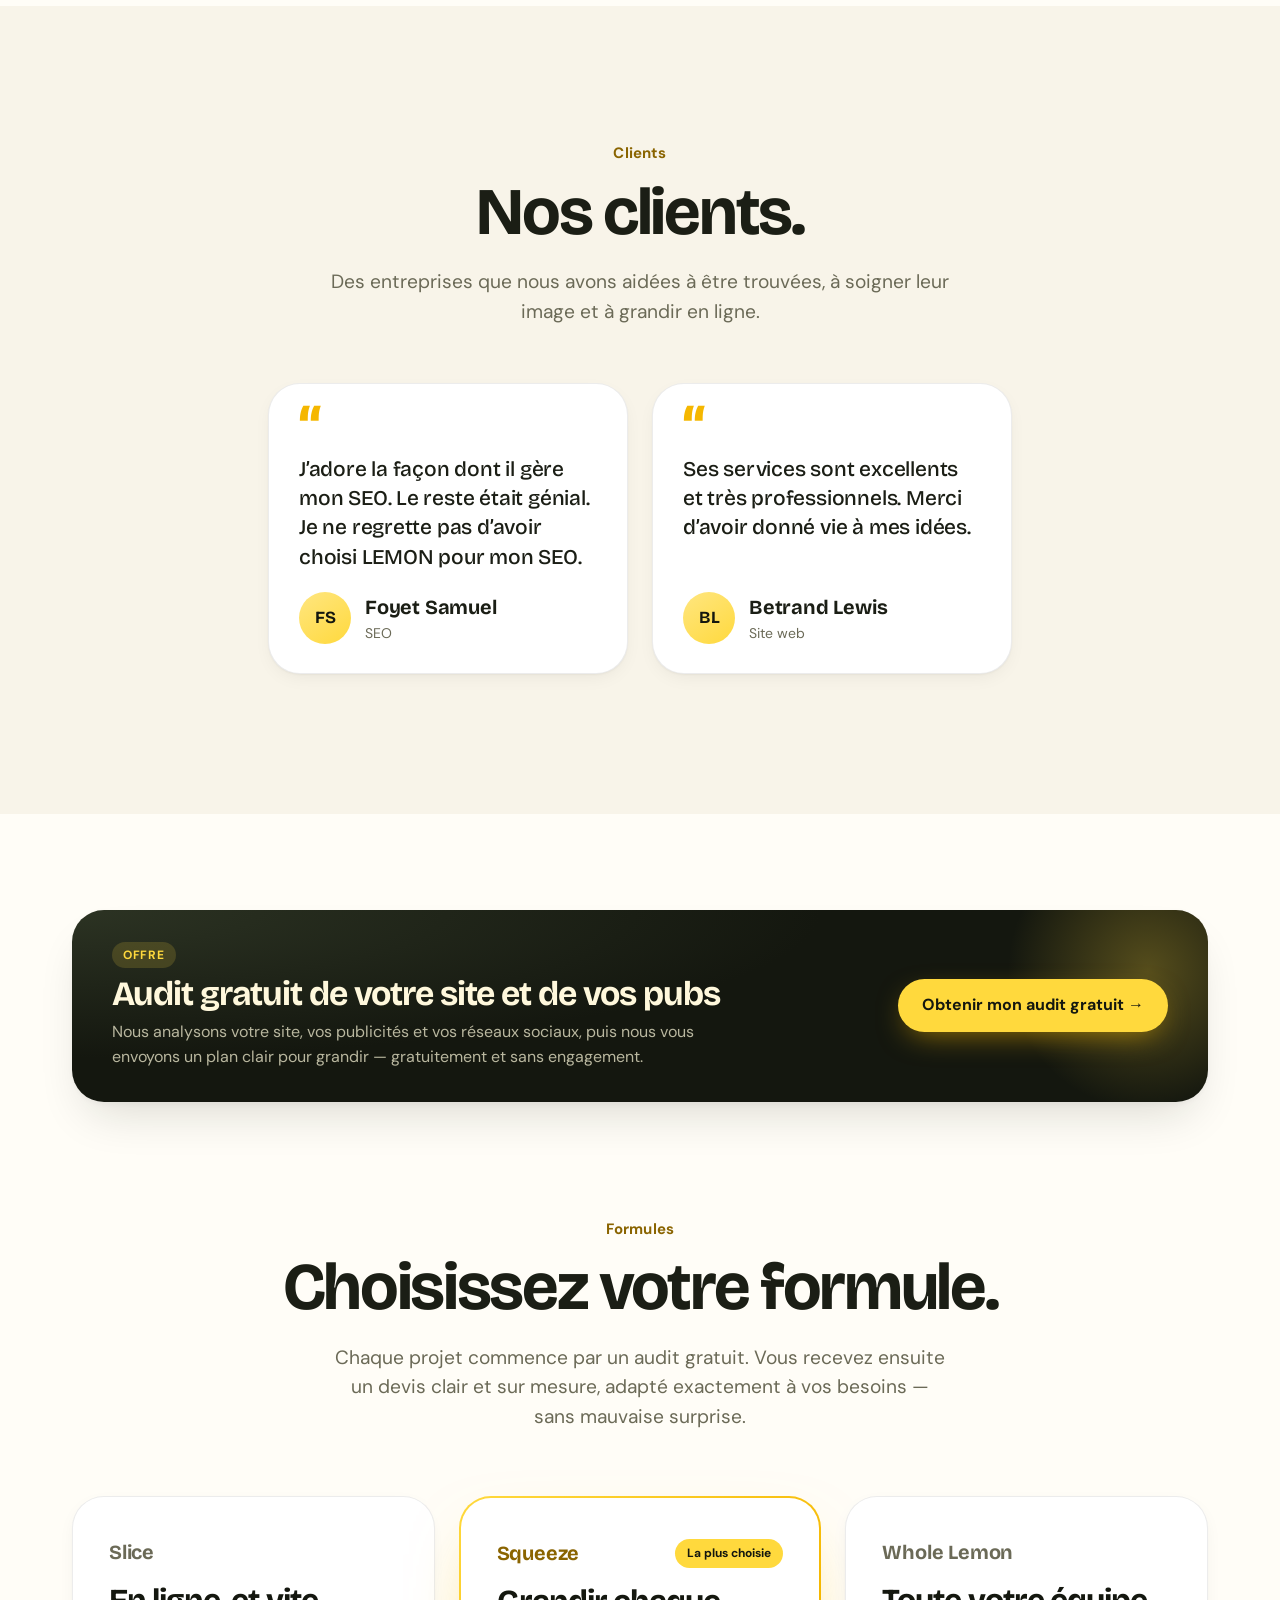
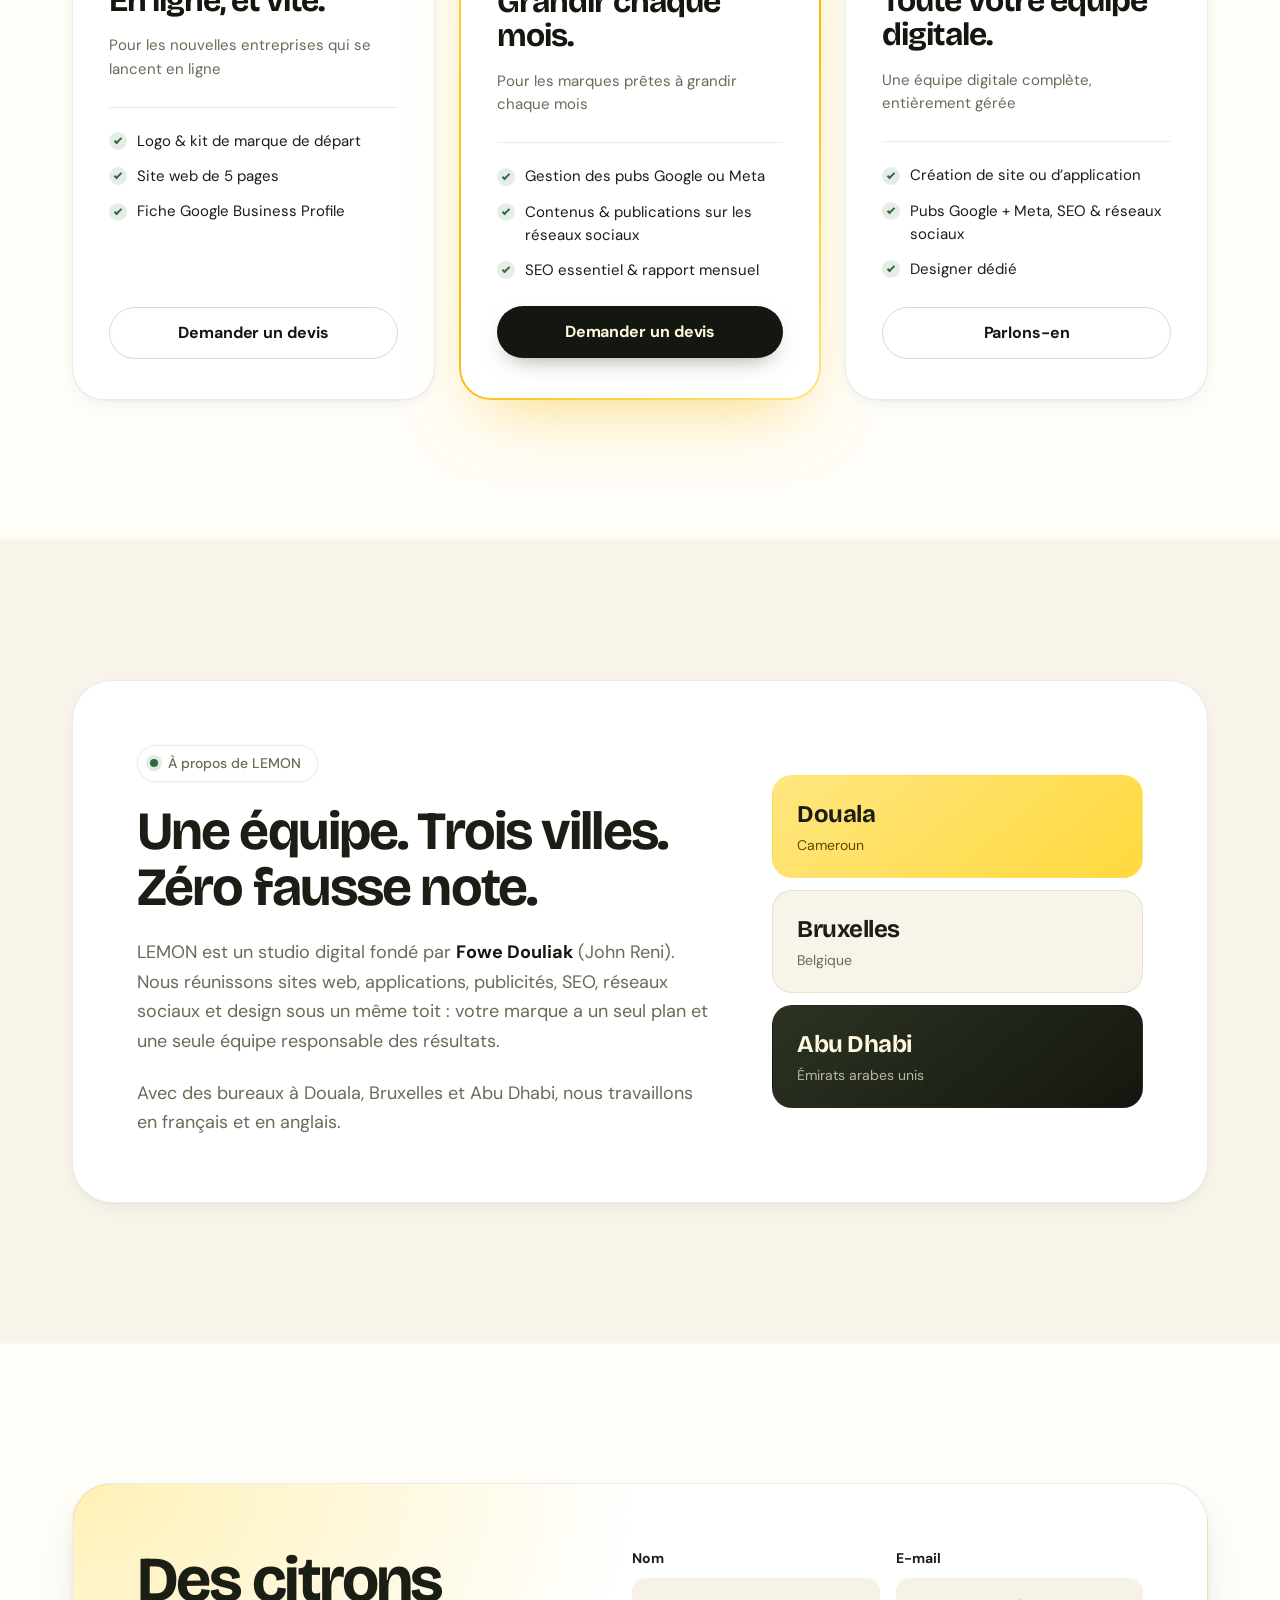
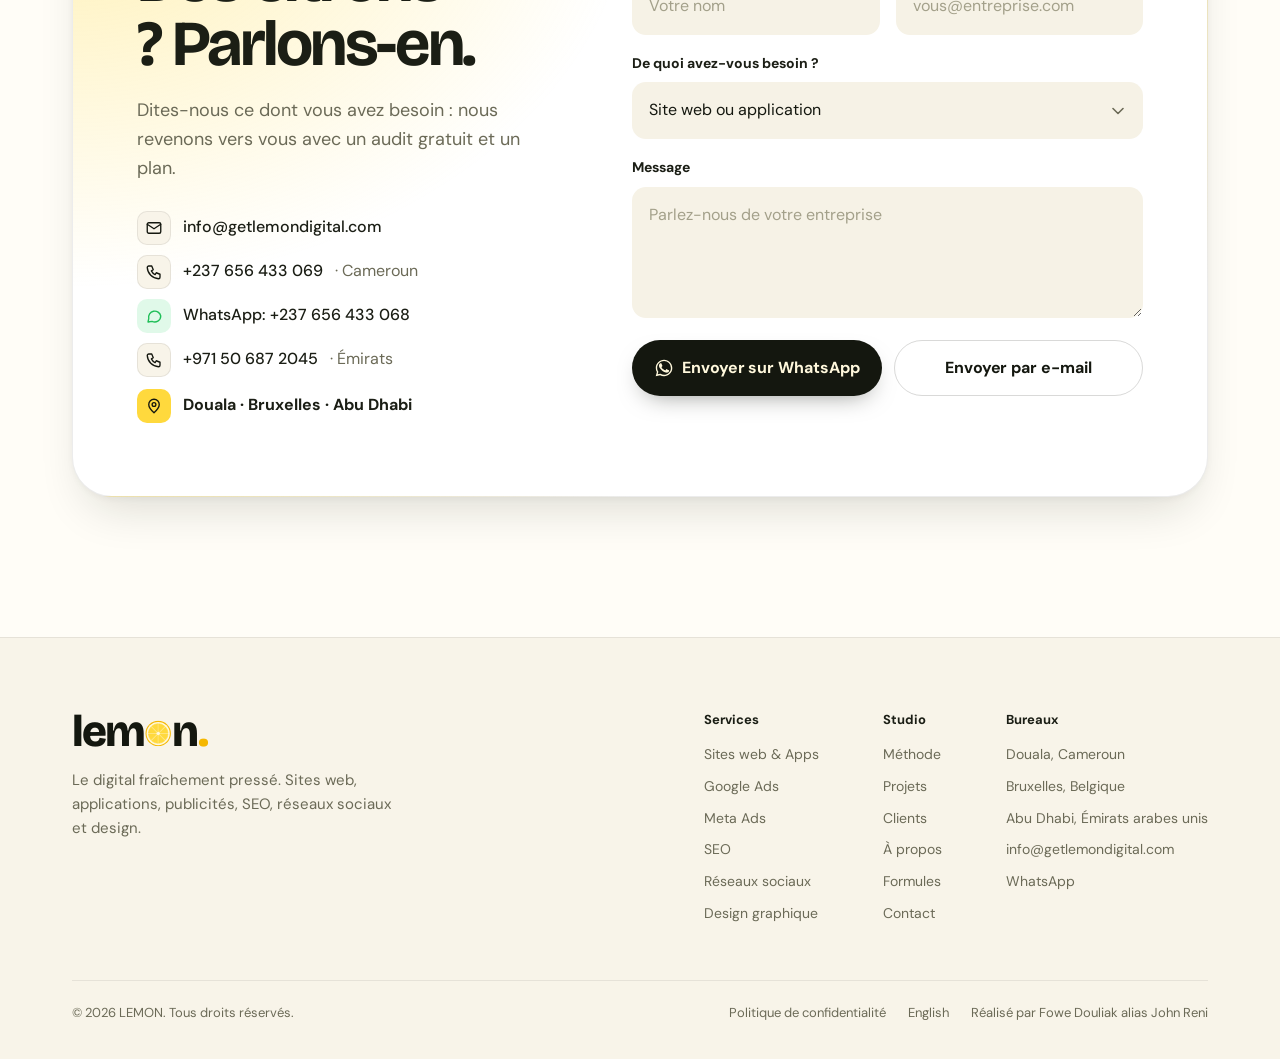
<file: fr/index.html>
<!doctype html>
<html lang="fr" data-root="../">
<head>
  <meta charset="utf-8">
  <meta name="viewport" content="width=device-width, initial-scale=1">
  <title>LEMON — Studio digital · Sites web, Apps, Pubs, SEO, Réseaux sociaux &amp; Design</title>
  <meta name="description" content="LEMON crée votre site web et votre application, gère vos publicités Google et Meta, améliore votre référencement et vos réseaux sociaux, et conçoit tout le reste — une équipe, un plan, un rapport plein de peps. Douala, Bruxelles, Abu Dhabi.">
  <meta name="theme-color" content="#FFF8DC">
  <link rel="canonical" href="https://getlemondigital.com/fr/">
  <link rel="alternate" hreflang="en" href="https://getlemondigital.com/">
  <link rel="alternate" hreflang="fr" href="https://getlemondigital.com/fr/">
  <link rel="alternate" hreflang="x-default" href="https://getlemondigital.com/">

  <!-- Social sharing preview -->
  <meta property="og:type" content="website">
  <meta property="og:locale" content="fr_FR">
  <meta property="og:locale:alternate" content="en_GB">
  <meta property="og:title" content="LEMON — Une croissance fraîchement pressée">
  <meta property="og:description" content="Sites web, applications, publicités Google &amp; Meta, SEO, réseaux sociaux et design — une équipe, un plan, un rapport plein de peps.">
  <meta property="og:image" content="https://getlemondigital.com/assets/img/og-image.png">
  <meta property="og:url" content="https://getlemondigital.com/fr/">
  <meta name="twitter:card" content="summary_large_image">

  <link rel="icon" href="../assets/img/favicon.svg" type="image/svg+xml">
  <link rel="icon" href="../assets/img/favicon-32.png" sizes="32x32" type="image/png">
  <link rel="apple-touch-icon" href="../assets/img/apple-touch-icon.png">
  <link rel="manifest" href="../site.webmanifest">

  <link rel="preload" href="../assets/fonts/bricolage-grotesque-latin-1.woff2" as="font" type="font/woff2" crossorigin>
  <link rel="preload" href="../assets/fonts/dm-sans-latin-3.woff2" as="font" type="font/woff2" crossorigin>
  <link rel="stylesheet" href="../assets/css/fonts.css">
  <link rel="stylesheet" href="../assets/css/styles.css">

  <!-- Business details for Google -->
  <script type="application/ld+json">
{
  "@context": "https://schema.org",
  "@type": "ProfessionalService",
  "name": "LEMON",
  "alternateName": "Lemon Digital",
  "url": "https://getlemondigital.com/fr/",
  "logo": "https://getlemondigital.com/assets/img/icon-512.png",
  "image": "https://getlemondigital.com/assets/img/og-image.png",
  "description": "Studio digital : sites web et applications, Google Ads, Meta Ads, SEO, marketing sur les réseaux sociaux et design graphique.",
  "email": "info@getlemondigital.com",
  "telephone": "+237656433069",
  "founder": {
    "@type": "Person",
    "name": "Fowe Douliak",
    "alternateName": "John Reni"
  },
  "address": [
    {
      "@type": "PostalAddress",
      "addressLocality": "Douala",
      "addressCountry": "CM"
    },
    {
      "@type": "PostalAddress",
      "addressLocality": "Brussels",
      "addressCountry": "BE"
    },
    {
      "@type": "PostalAddress",
      "addressLocality": "Abu Dhabi",
      "addressCountry": "AE"
    }
  ],
  "contactPoint": [
    {
      "@type": "ContactPoint",
      "telephone": "+237656433069",
      "contactType": "sales",
      "areaServed": "CM",
      "availableLanguage": [
        "English",
        "French"
      ]
    },
    {
      "@type": "ContactPoint",
      "telephone": "+971506872045",
      "contactType": "sales",
      "areaServed": "AE",
      "availableLanguage": [
        "English",
        "French"
      ]
    }
  ],
  "areaServed": [
    "Cameroon",
    "Belgium",
    "United Arab Emirates"
  ],
  "knowsLanguage": [
    "en",
    "fr"
  ],
  "hasOfferCatalog": {
    "@type": "OfferCatalog",
    "name": "Services",
    "itemListElement": [
      {
        "@type": "Offer",
        "itemOffered": {
          "@type": "Service",
          "name": "Websites & Apps"
        }
      },
      {
        "@type": "Offer",
        "itemOffered": {
          "@type": "Service",
          "name": "Google Ads"
        }
      },
      {
        "@type": "Offer",
        "itemOffered": {
          "@type": "Service",
          "name": "Meta Ads"
        }
      },
      {
        "@type": "Offer",
        "itemOffered": {
          "@type": "Service",
          "name": "SEO"
        }
      },
      {
        "@type": "Offer",
        "itemOffered": {
          "@type": "Service",
          "name": "Social Media Marketing"
        }
      },
      {
        "@type": "Offer",
        "itemOffered": {
          "@type": "Service",
          "name": "Graphic Design"
        }
      }
    ]
  }
}
  </script>
  <script>document.documentElement.classList.add('js');</script>
</head>
<body>

  <!-- FRENCH VERSION of index.html — when you change text on the English page, update it here too.
       Lemon-slice mark, defined once and reused by the logo, hero and footer -->
  <svg width="0" height="0" style="position:absolute" aria-hidden="true" focusable="false">
    <symbol id="lemon-slice" viewBox="0 0 100 100">
      <circle cx="50" cy="50" r="48" fill="#F5B700"/>
      <circle cx="50" cy="50" r="44" fill="#FFF8DC"/>
      <path d="M51.60 43.00L51.60 13.00A37 37 0 0 1 75.03 22.71L53.82 43.92ZM56.08 46.18L77.29 24.97A37 37 0 0 1 87.00 48.40L57.00 48.40ZM57.00 51.60L87.00 51.60A37 37 0 0 1 77.29 75.03L56.08 53.82ZM53.82 56.08L75.03 77.29A37 37 0 0 1 51.60 87.00L51.60 57.00ZM48.40 57.00L48.40 87.00A37 37 0 0 1 24.97 77.29L46.18 56.08ZM43.92 53.82L22.71 75.03A37 37 0 0 1 13.00 51.60L43.00 51.60ZM43.00 48.40L13.00 48.40A37 37 0 0 1 22.71 24.97L43.92 46.18ZM46.18 43.92L24.97 22.71A37 37 0 0 1 48.40 13.00L48.40 43.00Z" fill="#FFD93D" stroke="#FFD93D" stroke-width="2.5" stroke-linejoin="round"/>
      <circle cx="50" cy="50" r="3.2" fill="#FFF8DC"/>
    </symbol>
    <!-- WhatsApp icon -->
    <symbol id="icon-whatsapp" viewBox="0 0 24 24">
      <path fill="currentColor" d="M17.47 14.38c-.3-.15-1.76-.87-2.03-.97-.27-.1-.47-.15-.67.15-.2.3-.77.97-.94 1.17-.17.2-.35.22-.65.07-.3-.15-1.26-.46-2.4-1.48-.89-.79-1.49-1.77-1.66-2.07-.17-.3-.02-.46.13-.61.13-.13.3-.35.45-.52.15-.17.2-.3.3-.5.1-.2.05-.37-.02-.52-.08-.15-.67-1.62-.92-2.22-.24-.58-.49-.5-.67-.51h-.57c-.2 0-.52.07-.79.37-.27.3-1.04 1.02-1.04 2.48s1.07 2.88 1.21 3.08c.15.2 2.1 3.2 5.08 4.49.71.31 1.26.49 1.69.63.71.23 1.36.2 1.87.12.57-.09 1.76-.72 2.01-1.41.25-.69.25-1.29.17-1.41-.07-.12-.27-.2-.57-.35z"/>
      <path fill="currentColor" d="M12.04 2C6.58 2 2.13 6.45 2.13 11.91c0 1.75.46 3.45 1.32 4.95L2.05 22l5.25-1.38a9.9 9.9 0 0 0 4.74 1.21h.01c5.46 0 9.91-4.45 9.91-9.91C21.96 6.45 17.5 2 12.04 2zm0 18.15h-.01a8.2 8.2 0 0 1-4.19-1.15l-.3-.18-3.12.82.83-3.04-.2-.31a8.23 8.23 0 0 1-1.26-4.38c0-4.54 3.7-8.24 8.25-8.24 2.2 0 4.27.86 5.83 2.42a8.18 8.18 0 0 1 2.41 5.83c0 4.54-3.7 8.24-8.24 8.24z"/>
    </symbol>
    <!-- Whole lemon, side view (used by the intro animation) -->
    <symbol id="lemon-whole" viewBox="0 0 120 100">
      <defs>
        <radialGradient id="lw-shade" cx="42%" cy="35%" r="70%">
          <stop offset="0" stop-color="#FFE77A"/>
          <stop offset=".55" stop-color="#FFD93D"/>
          <stop offset="1" stop-color="#F5B700"/>
        </radialGradient>
      </defs>
      <ellipse cx="7" cy="52" rx="6" ry="5" fill="#F5B700"/>
      <ellipse cx="113" cy="48" rx="6" ry="5" fill="#F5B700"/>
      <path d="M8 52C8 26 34 12 60 12C86 12 112 24 112 48C112 74 86 88 60 88C34 88 8 78 8 52Z" fill="url(#lw-shade)"/>
      <ellipse cx="44" cy="32" rx="16" ry="7" fill="#FFFFFF" opacity=".45" transform="rotate(-14 44 32)"/>
      <g fill="#F5B700" opacity=".55"><circle cx="70" cy="30" r="1"/><circle cx="82" cy="40" r="1"/><circle cx="58" cy="62" r="1"/><circle cx="78" cy="68" r="1"/><circle cx="36" cy="58" r="1"/><circle cx="92" cy="58" r="1"/></g>
      <path d="M100 30C104 16 116 10 118 12C118 22 110 30 100 30Z" fill="#2E6B3F"/>
    </symbol>
  </svg>

  <a class="skip-link" href="#main">Aller au contenu</a>

  <!-- NAV -->
  <header class="site-header">
    <div class="site-header__inner">
      <a href="#top" class="wordmark" aria-label="Accueil Lemon">lem<svg class="slice" viewBox="0 0 100 100" aria-hidden="true"><use href="#lemon-slice"/></svg>n<span class="dot">.</span></a>
      <button class="nav-toggle" type="button" aria-expanded="false" aria-controls="main-nav">
        <span class="nav-toggle__bars" aria-hidden="true"><span></span></span>Menu
      </button>
      <nav id="main-nav" class="main-nav" aria-label="Principal">
        <a href="#services">Services</a>
        <a href="#process">Méthode</a>
        <a href="#work">Projets</a>
        <a href="#about">À propos</a>
        <a href="#packages">Formules</a>
        <a href="../" class="nav-lang" hreflang="en" lang="en" aria-label="English version">EN</a>
        <a href="#contact" class="nav-cta">Démarrer un projet</a>
      </nav>
    </div>
  </header>

  <main id="main">

    <!-- HERO -->
    <section id="top" class="hero">
      <div class="hero__copy">
        <span class="eyebrow"><span class="eyebrow__dot" aria-hidden="true"></span>Studio digital · Web · Pubs · SEO · Réseaux · Design</span>
        <h1>Une <span class="highlight">croissance</span> fraîchement pressée pour les marques qui veulent plus.</h1>
        <p class="hero__lead">LEMON crée votre site web et votre application, gère vos publicités Google et Meta, fait grimper votre référencement et vos réseaux sociaux, et conçoit tout le reste — une équipe, un plan, un rapport plein de peps.</p>
        <div class="hero__actions">
          <a href="#contact" class="btn btn--zest">Obtenir un audit gratuit</a>
          <a href="#services" class="btn btn--ghost">Voir les services</a>
        </div>
        <p class="hero__note">Audit gratuit · Sans engagement</p>
      </div>
      <div class="hero__visual">
        <div class="hero__disc" aria-hidden="true"></div>

        <!-- Intro animation: a whole lemon drops in, gets sliced, and opens to show the slice below.
             Purely decorative; hidden for visitors who prefer reduced motion. -->
        <div class="lemon-intro" aria-hidden="true">
          <div class="lemon-intro__whole">
            <div class="lemon-intro__half lemon-intro__half--left"><svg viewBox="0 0 120 100"><use href="#lemon-whole"/></svg></div>
            <div class="lemon-intro__half lemon-intro__half--right"><svg viewBox="0 0 120 100"><use href="#lemon-whole"/></svg></div>
          </div>
          <div class="lemon-intro__knife"></div>
          <span class="lemon-intro__drop" style="--dx:-120px;--dy:-90px"></span>
          <span class="lemon-intro__drop" style="--dx:110px;--dy:-110px"></span>
          <span class="lemon-intro__drop" style="--dx:-150px;--dy:30px"></span>
          <span class="lemon-intro__drop" style="--dx:140px;--dy:50px"></span>
          <span class="lemon-intro__drop" style="--dx:-40px;--dy:-140px"></span>
          <span class="lemon-intro__drop" style="--dx:50px;--dy:130px"></span>
        </div>

        <svg class="hero__lemon" viewBox="0 0 100 100" role="img" aria-label="Un citron tranché"><use href="#lemon-slice"/></svg>
        <span class="tag tag--1">Google Ads</span>
        <span class="tag tag--2">SEO</span>
        <span class="tag tag--3">Sites &amp; Apps</span>
        <span class="tag tag--4">Meta Ads</span>
      </div>
    </section>

    <!-- STRIP -->
    <div class="strip">
      <div class="strip__track">
        <div class="strip__group">
          <span>Sites web &amp; Apps</span><span class="bullet" aria-hidden="true">●</span>
          <span>Google Ads</span><span class="bullet" aria-hidden="true">●</span>
          <span>Meta Ads</span><span class="bullet" aria-hidden="true">●</span>
          <span>SEO</span><span class="bullet" aria-hidden="true">●</span>
          <span>Réseaux sociaux</span><span class="bullet" aria-hidden="true">●</span>
          <span>Design graphique</span><span class="bullet" aria-hidden="true">●</span>
        </div>
        <div class="strip__group" aria-hidden="true">
          <span>Sites web &amp; Apps</span><span class="bullet">●</span>
          <span>Google Ads</span><span class="bullet">●</span>
          <span>Meta Ads</span><span class="bullet">●</span>
          <span>SEO</span><span class="bullet">●</span>
          <span>Réseaux sociaux</span><span class="bullet">●</span>
          <span>Design graphique</span><span class="bullet">●</span>
        </div>
      </div>
    </div>

    <!-- SERVICES -->
    <section id="services" class="services container">
      <div class="section-head">
        <h2 class="h2" data-kicker="Services">Six services. Un seul presse-citron.</h2>
        <p>Choisissez-en un, ou faites-les travailler ensemble — vos pubs mènent vers un site pensé pour convertir, vos contenus nourrissent votre SEO, et le design relie le tout.</p>
      </div>
      <div class="card-grid">
        <article class="service-card">
          <div class="service-card__icon"><svg width="28" height="28" viewBox="0 0 24 24" fill="none" stroke="#14170F" stroke-width="1.8" stroke-linecap="round" stroke-linejoin="round" aria-hidden="true"><rect x="2" y="4" width="14" height="11" rx="2"/><path d="M6 19h6"/><path d="M9 15v4"/><rect x="16" y="8" width="6" height="12" rx="1.5"/></svg></div>
          <h3>Sites web &amp; Apps</h3>
          <p>Des sites et des applications mobiles rapides et soignés, conçus pour transformer vos visiteurs en clients.</p>
          <ul><li>Sites vitrines &amp; e-commerce</li><li>Applications iOS &amp; Android</li><li>Hébergement, maintenance &amp; mises à jour</li></ul>
        </article>
        <article class="service-card">
          <div class="service-card__icon"><svg width="28" height="28" viewBox="0 0 24 24" fill="none" stroke="#14170F" stroke-width="1.8" stroke-linecap="round" stroke-linejoin="round" aria-hidden="true"><circle cx="10.5" cy="10.5" r="6.5"/><path d="M15.5 15.5L21 21"/><path d="M8 10.5h5"/><path d="M10.5 8v5"/></svg></div>
          <h3>Google Ads</h3>
          <p>Apparaissez au moment où l’on cherche ce que vous vendez — et ne payez que les clics qui comptent.</p>
          <ul><li>Search, Shopping &amp; YouTube</li><li>Stratégie de mots-clés &amp; d’enchères</li><li>Suivi des conversions</li></ul>
        </article>
        <article class="service-card">
          <div class="service-card__icon"><svg width="28" height="28" viewBox="0 0 24 24" fill="none" stroke="#14170F" stroke-width="1.8" stroke-linecap="round" stroke-linejoin="round" aria-hidden="true"><path d="M3 10v4h3l8 4V6l-8 4H3z"/><path d="M18 9a4 4 0 0 1 0 6"/><path d="M6 14l1 5h3l-1-4"/></svg></div>
          <h3>Meta Ads</h3>
          <p>Des campagnes Facebook et Instagram qui arrêtent le défilement, ciblées sur les personnes les plus susceptibles d’acheter.</p>
          <ul><li>Audiences &amp; reciblage</li><li>Visuels publicitaires qui convertissent</li><li>Tests &amp; ajustements chaque semaine</li></ul>
        </article>
        <article class="service-card">
          <div class="service-card__icon"><svg width="28" height="28" viewBox="0 0 24 24" fill="none" stroke="#14170F" stroke-width="1.8" stroke-linecap="round" stroke-linejoin="round" aria-hidden="true"><path d="M3 17l6-6 4 4 8-8"/><path d="M14 7h7v7"/></svg></div>
          <h3>SEO</h3>
          <p>Montez dans Google naturellement grâce à des corrections techniques, des contenus malins et le référencement local.</p>
          <ul><li>Audit technique &amp; on-page</li><li>Plan de contenus &amp; mots-clés</li><li>Fiche Google Business Profile</li></ul>
        </article>
        <article class="service-card">
          <div class="service-card__icon"><svg width="28" height="28" viewBox="0 0 24 24" fill="none" stroke="#14170F" stroke-width="1.8" stroke-linecap="round" stroke-linejoin="round" aria-hidden="true"><path d="M21 12a8 8 0 0 1-11.6 7.1L4 20l1-4.6A8 8 0 1 1 21 12z"/><path d="M9 11h.01"/><path d="M13 11h.01"/><path d="M17 11h.01"/></svg></div>
          <h3>Marketing sur les réseaux sociaux</h3>
          <p>Des publications régulières, fidèles à votre marque, et une communauté animée qui donne envie de revenir.</p>
          <ul><li>Calendrier de contenus mensuel</li><li>Reels, posts &amp; stories</li><li>Gestion des commentaires &amp; messages</li></ul>
        </article>
        <article class="service-card">
          <div class="service-card__icon"><svg width="28" height="28" viewBox="0 0 24 24" fill="none" stroke="#14170F" stroke-width="1.8" stroke-linecap="round" stroke-linejoin="round" aria-hidden="true"><path d="M12 19l7-7 3 3-7 7-3-3z"/><path d="M18 13l-1.5-7.5L2 2l3.5 14.5L13 18l5-5z"/><path d="M2 2l7.6 7.6"/><circle cx="11" cy="11" r="2"/></svg></div>
          <h3>Design graphique</h3>
          <p>Logos, chartes graphiques, visuels pour les réseaux et l’impression — un design qu’on remarque.</p>
          <ul><li>Logo &amp; identité de marque</li><li>Visuels réseaux sociaux &amp; publicités</li><li>Flyers, menus &amp; packaging</li></ul>
        </article>
      </div>
    </section>

    <!-- PROCESS -->
    <section id="process" class="process">
      <div class="process__inner container">
        <h2 class="h2" data-kicker="Méthode">Comment on fait la <span class="accent">limonade</span>.</h2>
        <ol class="steps">
          <li><span class="steps__num">01</span><strong>Cueillir</strong><span class="steps__text">Un audit gratuit de votre site, de vos pubs et de vos réseaux. On repère ce qui est acide et ce qui est mûr.</span></li>
          <li><span class="steps__num">02</span><strong>Trancher</strong><span class="steps__text">Un plan clair, découpé en canaux, budgets et objectifs vraiment mesurables.</span></li>
          <li><span class="steps__num">03</span><strong>Presser</strong><span class="steps__text">On conçoit, on construit et on lance — sites, campagnes et contenus, tous fidèles à votre marque.</span></li>
          <li><span class="steps__num">04</span><strong>Servir</strong><span class="steps__text">Des rapports mensuels en langage clair, puis on teste, on ajuste et on développe ce qui marche.</span></li>
        </ol>
      </div>
    </section>

    <!-- WORK
         Projects come from data/projects.json (edit them at app.pagescms.org — see README).
         The cards below are only shown if that file can't be loaded. -->
    <section id="work" class="work container">
      <div class="section-head">
        <h2 class="h2" data-kicker="Projets">Projets tout frais.</h2>
        <a href="#contact" class="work__all">Lancez le vôtre →</a>
      </div>
      <div class="card-grid" data-projects>
        <a href="https://drakoelectronics.com" class="project" target="_blank" rel="noopener">
          <div class="project__media project__media--ink"><img src="../assets/uploads/drako-electronics.jpg" alt="Drako Electronics — aperçu du projet" loading="lazy"></div>
          <span class="project__meta">Site web · E-commerce</span>
          <strong>Drako Electronics <span class="project__ext" aria-hidden="true">↗</span></strong>
        </a>
        <a href="#contact" class="project project--next">
          <div class="project__media project__media--next"><span class="project__next-icon" aria-hidden="true">+</span><span>Votre projet ici</span></div>
          <span class="project__meta">Sites web · Pubs · SEO · Réseaux · Design</span>
          <strong>Prochaine étape : votre marque</strong>
        </a>
      </div>
    </section>

    <!-- CLIENTS
         Filled from data/testimonials.json (edit at app.pagescms.org — see README).
         Add a client's own words in the "quote" field once they send them. -->
    <section id="clients" class="clients container">
      <div class="section-head">
        <h2 class="h2" data-kicker="Clients">Nos clients.</h2>
        <p>Des entreprises que nous avons aidées à être trouvées, à soigner leur image et à grandir en ligne.</p>
      </div>
      <div class="card-grid" data-testimonials>
        <figure class="client">
          <blockquote>J’adore la façon dont il gère mon SEO. Le reste était génial. Je ne regrette pas d’avoir choisi LEMON pour mon SEO.</blockquote>
          <figcaption><span class="client__avatar" aria-hidden="true">FS</span><strong class="client__name">Foyet Samuel</strong><span class="client__service">SEO</span></figcaption>
        </figure>
        <figure class="client">
          <blockquote>Ses services sont excellents et très professionnels. Merci d’avoir donné vie à mes idées.</blockquote>
          <figcaption><span class="client__avatar" aria-hidden="true">BL</span><strong class="client__name">Betrand Lewis</strong><span class="client__service">Site web</span></figcaption>
        </figure>
      </div>
    </section>

    <!-- ADVERT BANNER
         Filled from data/ads.json (edit at app.pagescms.org — see README). Hidden when no advert is switched on. -->
    <aside class="ad-slot container" aria-label="Publicité" data-ads hidden></aside>

    <!-- PACKAGES -->
    <section id="packages" class="packages container">
      <div class="section-head">
        <h2 class="h2" data-kicker="Formules">Choisissez votre formule.</h2>
        <p>Chaque projet commence par un audit gratuit. Vous recevez ensuite un devis clair et sur mesure, adapté exactement à vos besoins — sans mauvaise surprise.</p>
      </div>
      <div class="card-grid">
        <div class="package">
          <strong class="package__name">Slice</strong>
          <span class="package__for">Pour les nouvelles entreprises qui se lancent en ligne</span>
          <span class="package__headline">En ligne, et vite.</span>
          <ul><li>Logo &amp; kit de marque de départ</li><li>Site web de 5 pages</li><li>Fiche Google Business Profile</li></ul>
          <a href="#contact" class="btn btn--ghost" data-package="Slice">Demander un devis</a>
        </div>
        <div class="package package--featured">
          <div class="package__top"><strong class="package__name">Squeeze</strong><span class="package__badge">La plus choisie</span></div>
          <span class="package__for">Pour les marques prêtes à grandir chaque mois</span>
          <span class="package__headline">Grandir chaque mois.</span>
          <ul><li>Gestion des pubs Google ou Meta</li><li>Contenus &amp; publications sur les réseaux sociaux</li><li>SEO essentiel &amp; rapport mensuel</li></ul>
          <a href="#contact" class="btn btn--ink" data-package="Squeeze">Demander un devis</a>
        </div>
        <div class="package">
          <strong class="package__name">Whole Lemon</strong>
          <span class="package__for">Une équipe digitale complète, entièrement gérée</span>
          <span class="package__headline">Toute votre équipe digitale.</span>
          <ul><li>Création de site ou d’application</li><li>Pubs Google + Meta, SEO &amp; réseaux sociaux</li><li>Designer dédié</li></ul>
          <a href="#contact" class="btn btn--ghost" data-package="Whole Lemon">Parlons-en</a>
        </div>
      </div>
    </section>

    <!-- ABOUT -->
    <section id="about" class="about container">
      <div class="about__card">
        <div class="about__intro">
          <span class="eyebrow"><span class="eyebrow__dot" aria-hidden="true"></span>À propos de LEMON</span>
          <h2 class="h2">Une équipe. Trois villes. Zéro fausse note.</h2>
          <p>LEMON est un studio digital fondé par <strong>Fowe Douliak</strong> (John Reni). Nous réunissons sites web, applications, publicités, SEO, réseaux sociaux et design sous un même toit : votre marque a un seul plan et une seule équipe responsable des résultats.</p>
          <p>Avec des bureaux à Douala, Bruxelles et Abu Dhabi, nous travaillons en français et en anglais.</p>
        </div>
        <ul class="about__offices">
          <li><strong>Douala</strong><span>Cameroun</span></li>
          <li><strong>Bruxelles</strong><span>Belgique</span></li>
          <li><strong>Abu Dhabi</strong><span>Émirats arabes unis</span></li>
        </ul>
      </div>
    </section>

    <!-- CONTACT -->
    <section id="contact" class="contact">
      <div class="contact__card">
        <div class="contact__intro">
          <h2>Des citrons ? Parlons-en.</h2>
          <p>Dites-nous ce dont vous avez besoin : nous revenons vers vous avec un audit gratuit et un plan.</p>
          <address class="contact__details">
            <a href="mailto:info@getlemondigital.com">info@getlemondigital.com</a>
            <span><a href="tel:+237656433069">+237 656 433 069</a> <span class="contact__where">· Cameroun</span></span>
            <span><a href="https://wa.me/237656433068" target="_blank" rel="noopener">WhatsApp: +237 656 433 068</a></span>
            <span><a href="tel:+971506872045">+971 50 687 2045</a> <span class="contact__where">· Émirats</span></span>
            <span class="contact__offices">Douala · Bruxelles · Abu Dhabi</span>
          </address>
        </div>

        <!-- EDIT: data-email is where enquiries go.
             Optional: paste a Formspree (or similar) form URL into action="" to receive messages
             without opening the visitor's email app. Leave action="" empty to use email. -->
        <form class="contact-form" action="" method="POST" data-email="info@getlemondigital.com" novalidate>
          <label class="field">Nom<input type="text" name="name" placeholder="Votre nom" autocomplete="name" required></label>
          <label class="field">E-mail<input type="email" name="email" placeholder="vous@entreprise.com" autocomplete="email" required></label>
          <label class="field field--full">De quoi avez-vous besoin ?
            <select name="service">
              <option>Site web ou application</option>
              <option>Google Ads</option>
              <option>Meta Ads</option>
              <option>SEO</option>
              <option>Réseaux sociaux</option>
              <option>Design graphique</option>
              <option>Un peu de tout</option>
            </select>
          </label>
          <label class="field field--full">Message<textarea name="message" rows="4" placeholder="Parlez-nous de votre entreprise"></textarea></label>
          <label class="hp-field" aria-hidden="true">Laisser vide<input type="text" name="_gotcha" tabindex="-1" autocomplete="off"></label>
          <div class="contact-form__actions">
            <button type="submit" name="via" value="whatsapp" class="btn btn--ink"><svg class="btn__icon" viewBox="0 0 24 24" aria-hidden="true"><use href="#icon-whatsapp"/></svg>Envoyer sur WhatsApp</button>
            <button type="submit" name="via" value="email" class="btn btn--ghost">Envoyer par e-mail</button>
          </div>
          <p class="form-status" role="status" aria-live="polite"></p>
        </form>
      </div>
    </section>

  </main>

  <!-- FOOTER -->
  <footer class="site-footer">
    <div class="site-footer__inner container">
      <div class="site-footer__top">
        <div class="site-footer__brand">
          <a href="#top" class="wordmark" aria-label="Lemon, retour en haut">lem<svg class="slice" viewBox="0 0 100 100" aria-hidden="true"><use href="#lemon-slice"/></svg>n<span class="dot">.</span></a>
          <span class="site-footer__tagline">Le digital fraîchement pressé. Sites web, applications, publicités, SEO, réseaux sociaux et design.</span>
        </div>
        <div class="site-footer__cols">
          <nav class="site-footer__col" aria-label="Services"><strong>Services</strong><a href="#services">Sites web &amp; Apps</a><a href="#services">Google Ads</a><a href="#services">Meta Ads</a><a href="#services">SEO</a><a href="#services">Réseaux sociaux</a><a href="#services">Design graphique</a></nav>
          <nav class="site-footer__col" aria-label="Studio"><strong>Studio</strong><a href="#process">Méthode</a><a href="#work">Projets</a><a href="#clients">Clients</a><a href="#about">À propos</a><a href="#packages">Formules</a><a href="#contact">Contact</a></nav>
          <div class="site-footer__col"><strong>Bureaux</strong><span>Douala, Cameroun</span><span>Bruxelles, Belgique</span><span>Abu Dhabi, Émirats arabes unis</span><a href="mailto:info@getlemondigital.com">info@getlemondigital.com</a><a href="https://wa.me/237656433068" target="_blank" rel="noopener">WhatsApp</a></div>
        </div>
      </div>
      <div class="site-footer__bottom"><span>© <span data-year>2026</span> LEMON. Tous droits réservés.</span><span class="site-footer__legal"><a href="confidentialite.html">Politique de confidentialité</a><a href="../" hreflang="en" lang="en">English</a><span>Réalisé par Fowe Douliak alias John Reni</span></span></div>
    </div>
  </footer>

  <!-- WhatsApp chat button -->
  <a class="wa-float" href="https://wa.me/237656433068?text=Bonjour%20LEMON%2C%20j%E2%80%99aimerais%20parler%20d%E2%80%99un%20projet." target="_blank" rel="noopener" aria-label="Discutez avec nous sur WhatsApp">
    <svg viewBox="0 0 24 24" aria-hidden="true"><use href="#icon-whatsapp"/></svg>
  </a>

  <script src="../assets/js/main.js" defer></script>
</body>
</html>
</file>
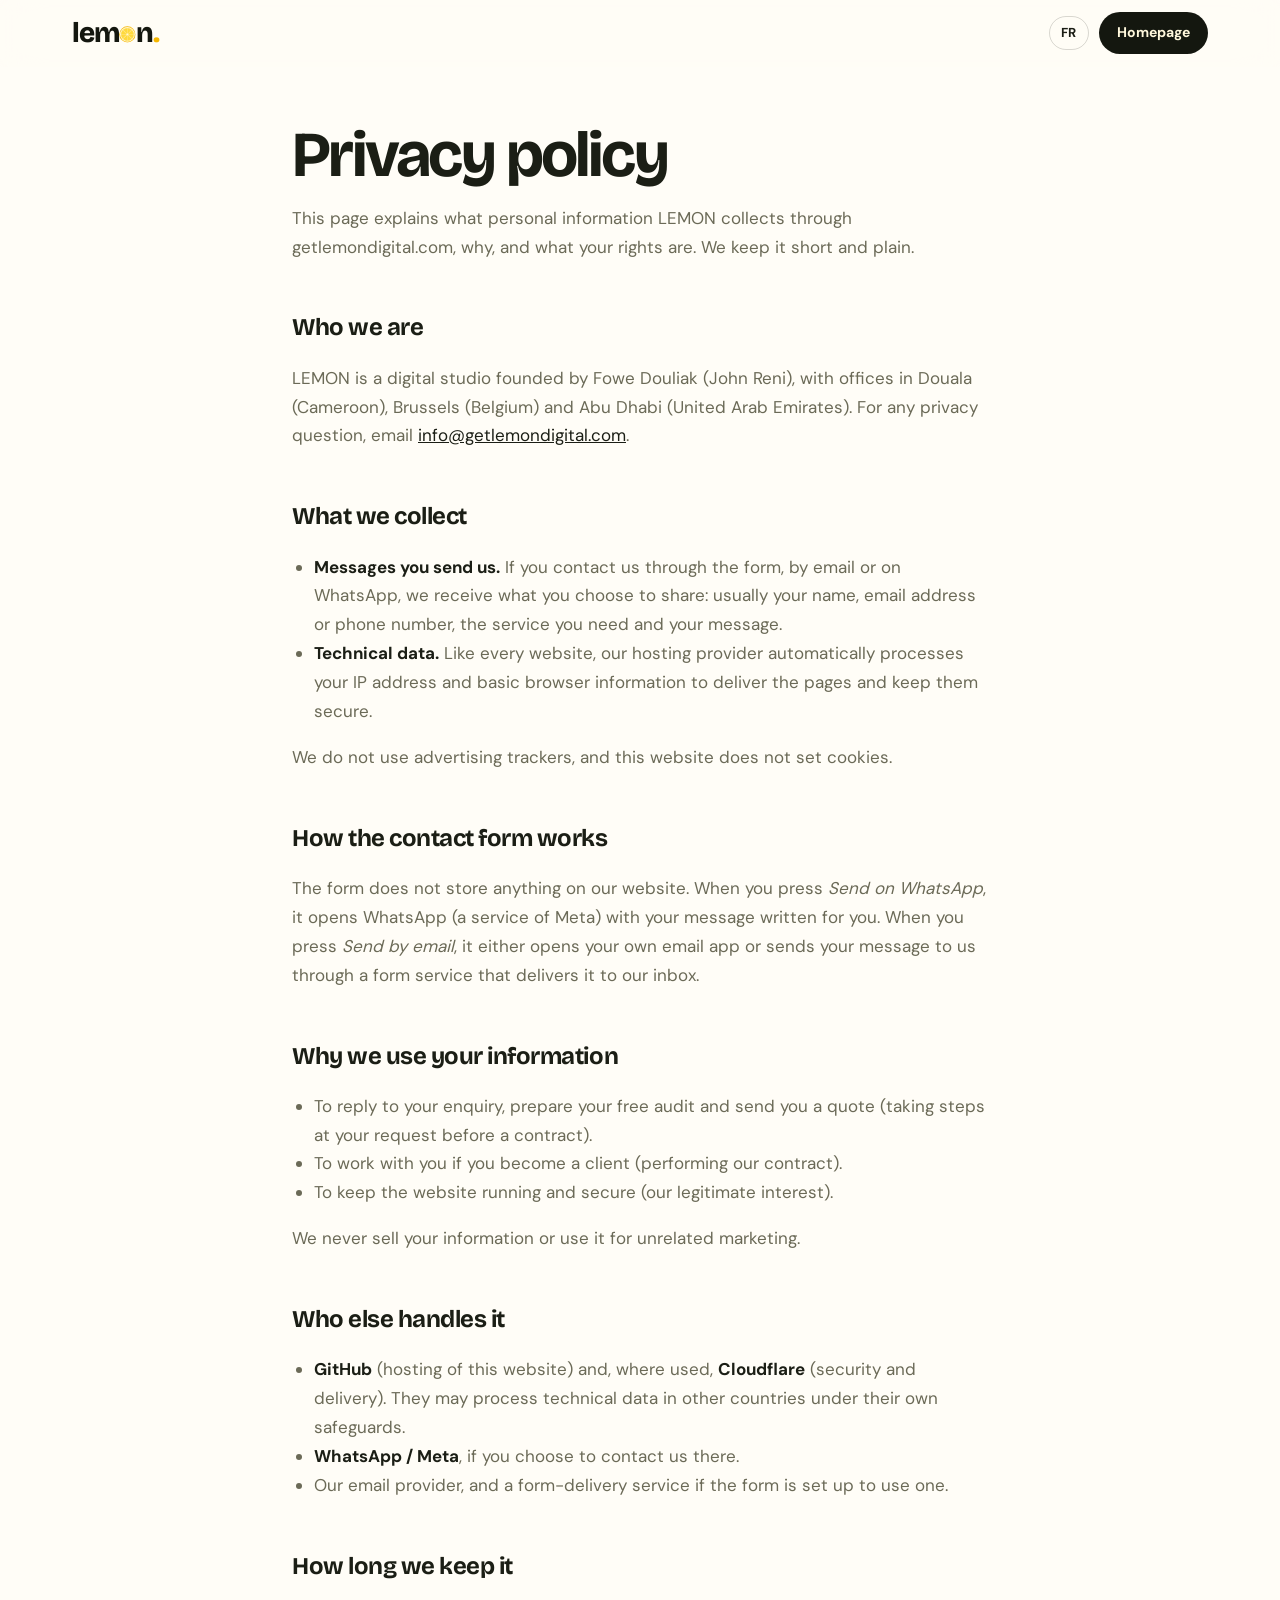
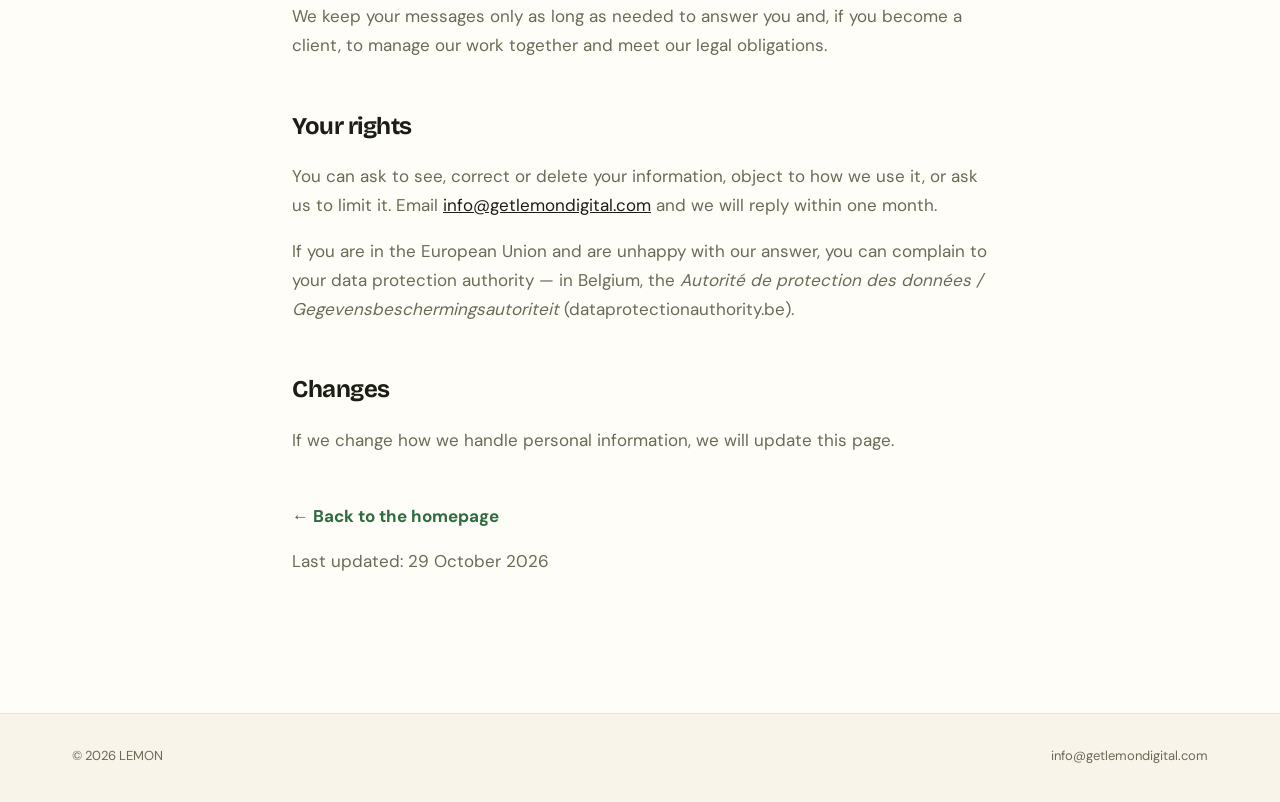
<file: privacy.html>
<!doctype html>
<html lang="en">
<head>
  <meta charset="utf-8">
  <meta name="viewport" content="width=device-width, initial-scale=1">
  <title>Privacy policy — LEMON</title>
  <meta name="description" content="How LEMON handles personal information collected through getlemondigital.com.">
  <meta name="theme-color" content="#FFF8DC">
  <link rel="canonical" href="https://getlemondigital.com/privacy.html">
  <link rel="alternate" hreflang="en" href="https://getlemondigital.com/privacy.html">
  <link rel="alternate" hreflang="fr" href="https://getlemondigital.com/fr/confidentialite.html">
  <link rel="icon" href="assets/img/favicon.svg" type="image/svg+xml">
  <link rel="icon" href="assets/img/favicon-32.png" sizes="32x32" type="image/png">
  <link rel="apple-touch-icon" href="assets/img/apple-touch-icon.png">
  <link rel="stylesheet" href="assets/css/fonts.css">
  <link rel="stylesheet" href="assets/css/styles.css">
</head>
<body>
  <svg width="0" height="0" style="position:absolute" aria-hidden="true" focusable="false">
    <symbol id="lemon-slice" viewBox="0 0 100 100">
      <circle cx="50" cy="50" r="48" fill="#F5B700"/>
      <circle cx="50" cy="50" r="44" fill="#FFF8DC"/>
      <path d="M51.60 43.00L51.60 13.00A37 37 0 0 1 75.03 22.71L53.82 43.92ZM56.08 46.18L77.29 24.97A37 37 0 0 1 87.00 48.40L57.00 48.40ZM57.00 51.60L87.00 51.60A37 37 0 0 1 77.29 75.03L56.08 53.82ZM53.82 56.08L75.03 77.29A37 37 0 0 1 51.60 87.00L51.60 57.00ZM48.40 57.00L48.40 87.00A37 37 0 0 1 24.97 77.29L46.18 56.08ZM43.92 53.82L22.71 75.03A37 37 0 0 1 13.00 51.60L43.00 51.60ZM43.00 48.40L13.00 48.40A37 37 0 0 1 22.71 24.97L43.92 46.18ZM46.18 43.92L24.97 22.71A37 37 0 0 1 48.40 13.00L48.40 43.00Z" fill="#FFD93D" stroke="#FFD93D" stroke-width="2.5" stroke-linejoin="round"/>
      <circle cx="50" cy="50" r="3.2" fill="#FFF8DC"/>
    </symbol>
    <!-- WhatsApp icon -->
    <symbol id="icon-whatsapp" viewBox="0 0 24 24">
      <path fill="currentColor" d="M17.47 14.38c-.3-.15-1.76-.87-2.03-.97-.27-.1-.47-.15-.67.15-.2.3-.77.97-.94 1.17-.17.2-.35.22-.65.07-.3-.15-1.26-.46-2.4-1.48-.89-.79-1.49-1.77-1.66-2.07-.17-.3-.02-.46.13-.61.13-.13.3-.35.45-.52.15-.17.2-.3.3-.5.1-.2.05-.37-.02-.52-.08-.15-.67-1.62-.92-2.22-.24-.58-.49-.5-.67-.51h-.57c-.2 0-.52.07-.79.37-.27.3-1.04 1.02-1.04 2.48s1.07 2.88 1.21 3.08c.15.2 2.1 3.2 5.08 4.49.71.31 1.26.49 1.69.63.71.23 1.36.2 1.87.12.57-.09 1.76-.72 2.01-1.41.25-.69.25-1.29.17-1.41-.07-.12-.27-.2-.57-.35z"/>
      <path fill="currentColor" d="M12.04 2C6.58 2 2.13 6.45 2.13 11.91c0 1.75.46 3.45 1.32 4.95L2.05 22l5.25-1.38a9.9 9.9 0 0 0 4.74 1.21h.01c5.46 0 9.91-4.45 9.91-9.91C21.96 6.45 17.5 2 12.04 2zm0 18.15h-.01a8.2 8.2 0 0 1-4.19-1.15l-.3-.18-3.12.82.83-3.04-.2-.31a8.23 8.23 0 0 1-1.26-4.38c0-4.54 3.7-8.24 8.25-8.24 2.2 0 4.27.86 5.83 2.42a8.18 8.18 0 0 1 2.41 5.83c0 4.54-3.7 8.24-8.24 8.24z"/>
    </symbol>
    <!-- Whole lemon, side view (used by the intro animation) -->
    <symbol id="lemon-whole" viewBox="0 0 120 100">
      <defs>
        <radialGradient id="lw-shade" cx="42%" cy="35%" r="70%">
          <stop offset="0" stop-color="#FFE77A"/>
          <stop offset=".55" stop-color="#FFD93D"/>
          <stop offset="1" stop-color="#F5B700"/>
        </radialGradient>
      </defs>
      <ellipse cx="7" cy="52" rx="6" ry="5" fill="#F5B700"/>
      <ellipse cx="113" cy="48" rx="6" ry="5" fill="#F5B700"/>
      <path d="M8 52C8 26 34 12 60 12C86 12 112 24 112 48C112 74 86 88 60 88C34 88 8 78 8 52Z" fill="url(#lw-shade)"/>
      <ellipse cx="44" cy="32" rx="16" ry="7" fill="#FFFFFF" opacity=".45" transform="rotate(-14 44 32)"/>
      <g fill="#F5B700" opacity=".55"><circle cx="70" cy="30" r="1"/><circle cx="82" cy="40" r="1"/><circle cx="58" cy="62" r="1"/><circle cx="78" cy="68" r="1"/><circle cx="36" cy="58" r="1"/><circle cx="92" cy="58" r="1"/></g>
      <path d="M100 30C104 16 116 10 118 12C118 22 110 30 100 30Z" fill="#2E6B3F"/>
    </symbol>
  </svg>

  <header class="site-header">
    <div class="site-header__inner">
      <a href="./" class="wordmark" aria-label="LEMON">lem<svg class="slice" viewBox="0 0 100 100" aria-hidden="true"><use href="#lemon-slice"/></svg>n<span class="dot">.</span></a>
      <nav class="main-nav" aria-label="Secondary" style="display:flex">
        <a href="fr/confidentialite.html" class="nav-lang" hreflang="fr" lang="fr">FR</a>
        <a href="./" class="nav-cta">Homepage</a>
      </nav>
    </div>
  </header>

  <main id="main" class="legal">
    <h1>Privacy policy</h1>
    <p>This page explains what personal information LEMON collects through getlemondigital.com, why, and what your rights are. We keep it short and plain.</p>

    <h2>Who we are</h2>
    <p>LEMON is a digital studio founded by Fowe Douliak (John Reni), with offices in Douala (Cameroon), Brussels (Belgium) and Abu Dhabi (United Arab Emirates). For any privacy question, email <a href="mailto:info@getlemondigital.com">info@getlemondigital.com</a>.</p>

    <h2>What we collect</h2>
    <ul>
      <li><strong>Messages you send us.</strong> If you contact us through the form, by email or on WhatsApp, we receive what you choose to share: usually your name, email address or phone number, the service you need and your message.</li>
      <li><strong>Technical data.</strong> Like every website, our hosting provider automatically processes your IP address and basic browser information to deliver the pages and keep them secure.</li>
    </ul>
    <p>We do not use advertising trackers, and this website does not set cookies.</p>

    <h2>How the contact form works</h2>
    <p>The form does not store anything on our website. When you press <em>Send on WhatsApp</em>, it opens WhatsApp (a service of Meta) with your message written for you. When you press <em>Send by email</em>, it either opens your own email app or sends your message to us through a form service that delivers it to our inbox.</p>

    <h2>Why we use your information</h2>
    <ul>
      <li>To reply to your enquiry, prepare your free audit and send you a quote (taking steps at your request before a contract).</li>
      <li>To work with you if you become a client (performing our contract).</li>
      <li>To keep the website running and secure (our legitimate interest).</li>
    </ul>
    <p>We never sell your information or use it for unrelated marketing.</p>

    <h2>Who else handles it</h2>
    <ul>
      <li><strong>GitHub</strong> (hosting of this website) and, where used, <strong>Cloudflare</strong> (security and delivery). They may process technical data in other countries under their own safeguards.</li>
      <li><strong>WhatsApp / Meta</strong>, if you choose to contact us there.</li>
      <li>Our email provider, and a form-delivery service if the form is set up to use one.</li>
    </ul>

    <h2>How long we keep it</h2>
    <p>We keep your messages only as long as needed to answer you and, if you become a client, to manage our work together and meet our legal obligations.</p>

    <h2>Your rights</h2>
    <p>You can ask to see, correct or delete your information, object to how we use it, or ask us to limit it. Email <a href="mailto:info@getlemondigital.com">info@getlemondigital.com</a> and we will reply within one month.</p>
    <p>If you are in the European Union and are unhappy with our answer, you can complain to your data protection authority — in Belgium, the <em>Autorité de protection des données / Gegevensbeschermingsautoriteit</em> (dataprotectionauthority.be).</p>

    <h2>Changes</h2>
    <p>If we change how we handle personal information, we will update this page.</p>
    <a class="legal__back" href="./">← Back to the homepage</a>
    <p class="legal__meta">Last updated: 29 October 2026</p>
  </main>

  <footer class="site-footer">
    <div class="site-footer__inner container" style="padding-top:32px">
      <div class="site-footer__bottom" style="border-top:0;padding-top:0"><span>© 2026 LEMON</span><span>info@getlemondigital.com</span></div>
    </div>
  </footer>
</body>
</html>
</file>
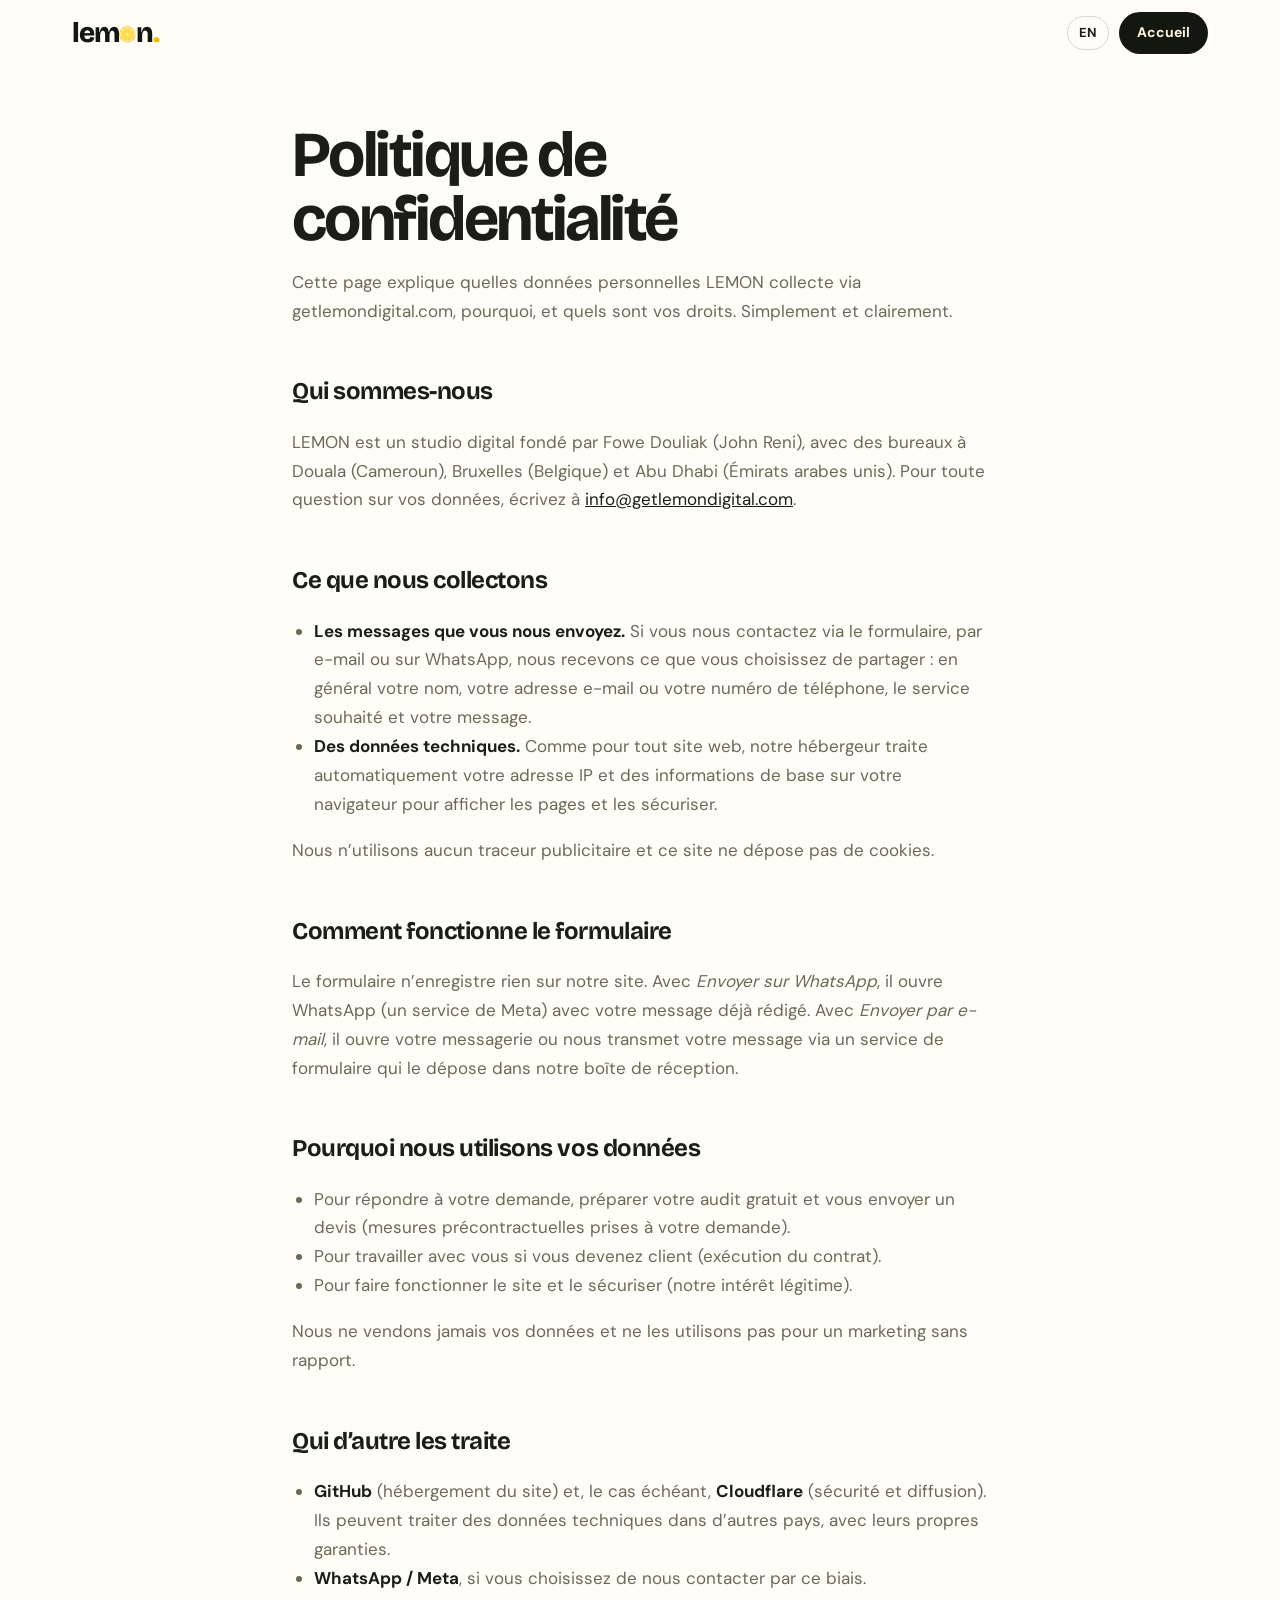
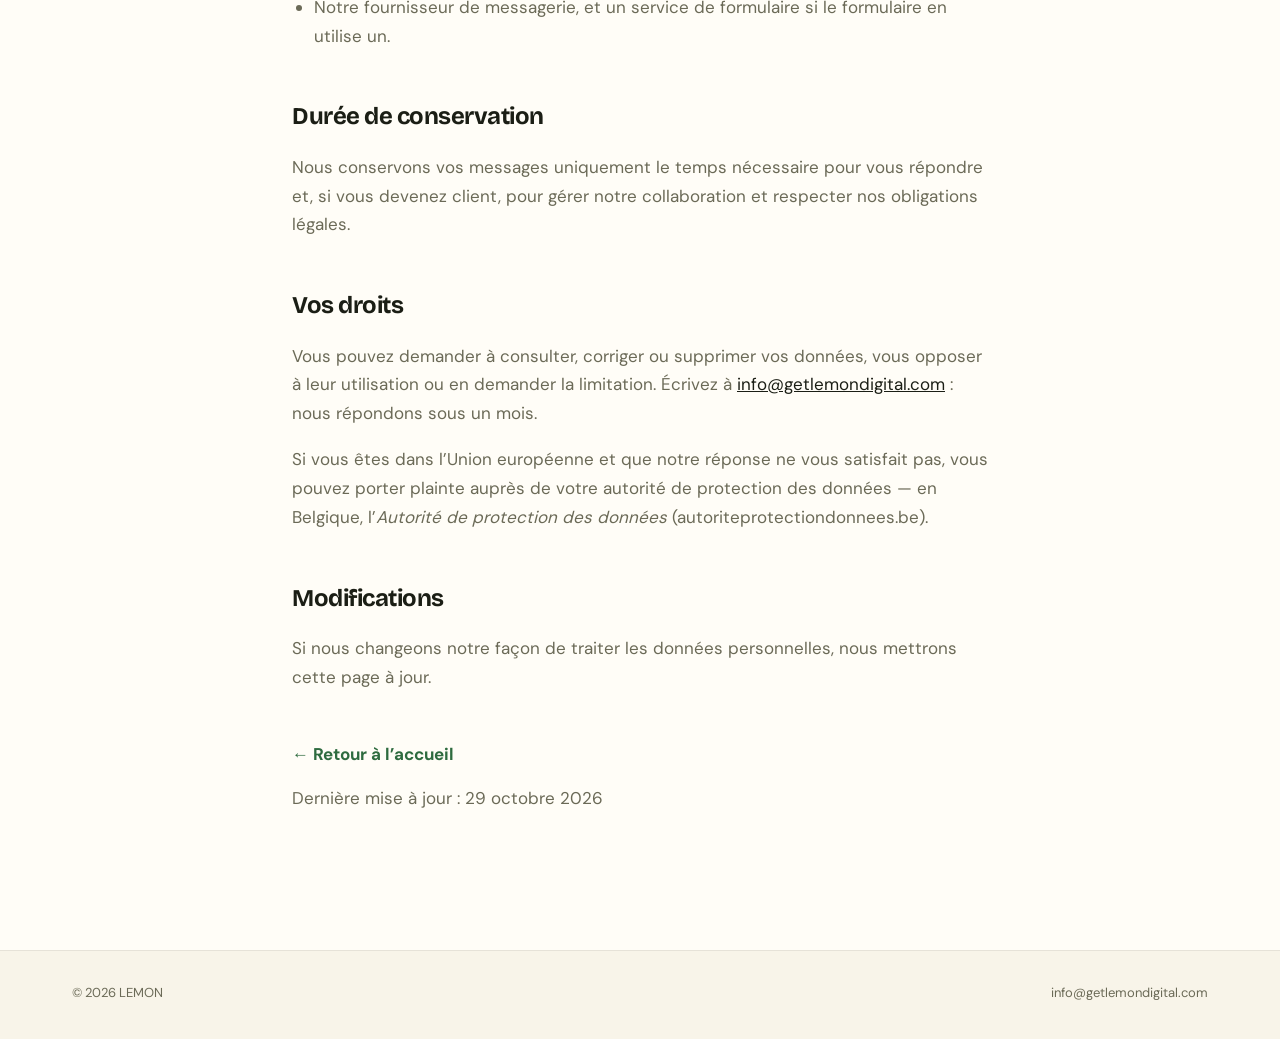
<file: fr/confidentialite.html>
<!doctype html>
<html lang="fr">
<head>
  <meta charset="utf-8">
  <meta name="viewport" content="width=device-width, initial-scale=1">
  <title>Politique de confidentialité — LEMON</title>
  <meta name="description" content="Comment LEMON traite les données personnelles collectées via getlemondigital.com.">
  <meta name="theme-color" content="#FFF8DC">
  <link rel="canonical" href="https://getlemondigital.com/fr/confidentialite.html">
  <link rel="alternate" hreflang="fr" href="https://getlemondigital.com/fr/confidentialite.html">
  <link rel="alternate" hreflang="en" href="https://getlemondigital.com/privacy.html">
  <link rel="icon" href="../assets/img/favicon.svg" type="image/svg+xml">
  <link rel="icon" href="../assets/img/favicon-32.png" sizes="32x32" type="image/png">
  <link rel="apple-touch-icon" href="../assets/img/apple-touch-icon.png">
  <link rel="stylesheet" href="../assets/css/fonts.css">
  <link rel="stylesheet" href="../assets/css/styles.css">
</head>
<body>
  <svg width="0" height="0" style="position:absolute" aria-hidden="true" focusable="false">
    <symbol id="lemon-slice" viewBox="0 0 100 100">
      <circle cx="50" cy="50" r="48" fill="#F5B700"/>
      <circle cx="50" cy="50" r="44" fill="#FFF8DC"/>
      <path d="M51.60 43.00L51.60 13.00A37 37 0 0 1 75.03 22.71L53.82 43.92ZM56.08 46.18L77.29 24.97A37 37 0 0 1 87.00 48.40L57.00 48.40ZM57.00 51.60L87.00 51.60A37 37 0 0 1 77.29 75.03L56.08 53.82ZM53.82 56.08L75.03 77.29A37 37 0 0 1 51.60 87.00L51.60 57.00ZM48.40 57.00L48.40 87.00A37 37 0 0 1 24.97 77.29L46.18 56.08ZM43.92 53.82L22.71 75.03A37 37 0 0 1 13.00 51.60L43.00 51.60ZM43.00 48.40L13.00 48.40A37 37 0 0 1 22.71 24.97L43.92 46.18ZM46.18 43.92L24.97 22.71A37 37 0 0 1 48.40 13.00L48.40 43.00Z" fill="#FFD93D" stroke="#FFD93D" stroke-width="2.5" stroke-linejoin="round"/>
      <circle cx="50" cy="50" r="3.2" fill="#FFF8DC"/>
    </symbol>
    <!-- WhatsApp icon -->
    <symbol id="icon-whatsapp" viewBox="0 0 24 24">
      <path fill="currentColor" d="M17.47 14.38c-.3-.15-1.76-.87-2.03-.97-.27-.1-.47-.15-.67.15-.2.3-.77.97-.94 1.17-.17.2-.35.22-.65.07-.3-.15-1.26-.46-2.4-1.48-.89-.79-1.49-1.77-1.66-2.07-.17-.3-.02-.46.13-.61.13-.13.3-.35.45-.52.15-.17.2-.3.3-.5.1-.2.05-.37-.02-.52-.08-.15-.67-1.62-.92-2.22-.24-.58-.49-.5-.67-.51h-.57c-.2 0-.52.07-.79.37-.27.3-1.04 1.02-1.04 2.48s1.07 2.88 1.21 3.08c.15.2 2.1 3.2 5.08 4.49.71.31 1.26.49 1.69.63.71.23 1.36.2 1.87.12.57-.09 1.76-.72 2.01-1.41.25-.69.25-1.29.17-1.41-.07-.12-.27-.2-.57-.35z"/>
      <path fill="currentColor" d="M12.04 2C6.58 2 2.13 6.45 2.13 11.91c0 1.75.46 3.45 1.32 4.95L2.05 22l5.25-1.38a9.9 9.9 0 0 0 4.74 1.21h.01c5.46 0 9.91-4.45 9.91-9.91C21.96 6.45 17.5 2 12.04 2zm0 18.15h-.01a8.2 8.2 0 0 1-4.19-1.15l-.3-.18-3.12.82.83-3.04-.2-.31a8.23 8.23 0 0 1-1.26-4.38c0-4.54 3.7-8.24 8.25-8.24 2.2 0 4.27.86 5.83 2.42a8.18 8.18 0 0 1 2.41 5.83c0 4.54-3.7 8.24-8.24 8.24z"/>
    </symbol>
    <!-- Whole lemon, side view (used by the intro animation) -->
    <symbol id="lemon-whole" viewBox="0 0 120 100">
      <defs>
        <radialGradient id="lw-shade" cx="42%" cy="35%" r="70%">
          <stop offset="0" stop-color="#FFE77A"/>
          <stop offset=".55" stop-color="#FFD93D"/>
          <stop offset="1" stop-color="#F5B700"/>
        </radialGradient>
      </defs>
      <ellipse cx="7" cy="52" rx="6" ry="5" fill="#F5B700"/>
      <ellipse cx="113" cy="48" rx="6" ry="5" fill="#F5B700"/>
      <path d="M8 52C8 26 34 12 60 12C86 12 112 24 112 48C112 74 86 88 60 88C34 88 8 78 8 52Z" fill="url(#lw-shade)"/>
      <ellipse cx="44" cy="32" rx="16" ry="7" fill="#FFFFFF" opacity=".45" transform="rotate(-14 44 32)"/>
      <g fill="#F5B700" opacity=".55"><circle cx="70" cy="30" r="1"/><circle cx="82" cy="40" r="1"/><circle cx="58" cy="62" r="1"/><circle cx="78" cy="68" r="1"/><circle cx="36" cy="58" r="1"/><circle cx="92" cy="58" r="1"/></g>
      <path d="M100 30C104 16 116 10 118 12C118 22 110 30 100 30Z" fill="#2E6B3F"/>
    </symbol>
  </svg>

  <header class="site-header">
    <div class="site-header__inner">
      <a href="./" class="wordmark" aria-label="LEMON">lem<svg class="slice" viewBox="0 0 100 100" aria-hidden="true"><use href="#lemon-slice"/></svg>n<span class="dot">.</span></a>
      <nav class="main-nav" aria-label="Secondaire" style="display:flex">
        <a href="../privacy.html" class="nav-lang" hreflang="en" lang="en">EN</a>
        <a href="./" class="nav-cta">Accueil</a>
      </nav>
    </div>
  </header>

  <main id="main" class="legal">
    <h1>Politique de confidentialité</h1>
    <p>Cette page explique quelles données personnelles LEMON collecte via getlemondigital.com, pourquoi, et quels sont vos droits. Simplement et clairement.</p>

    <h2>Qui sommes-nous</h2>
    <p>LEMON est un studio digital fondé par Fowe Douliak (John Reni), avec des bureaux à Douala (Cameroun), Bruxelles (Belgique) et Abu Dhabi (Émirats arabes unis). Pour toute question sur vos données, écrivez à <a href="mailto:info@getlemondigital.com">info@getlemondigital.com</a>.</p>

    <h2>Ce que nous collectons</h2>
    <ul>
      <li><strong>Les messages que vous nous envoyez.</strong> Si vous nous contactez via le formulaire, par e-mail ou sur WhatsApp, nous recevons ce que vous choisissez de partager : en général votre nom, votre adresse e-mail ou votre numéro de téléphone, le service souhaité et votre message.</li>
      <li><strong>Des données techniques.</strong> Comme pour tout site web, notre hébergeur traite automatiquement votre adresse IP et des informations de base sur votre navigateur pour afficher les pages et les sécuriser.</li>
    </ul>
    <p>Nous n’utilisons aucun traceur publicitaire et ce site ne dépose pas de cookies.</p>

    <h2>Comment fonctionne le formulaire</h2>
    <p>Le formulaire n’enregistre rien sur notre site. Avec <em>Envoyer sur WhatsApp</em>, il ouvre WhatsApp (un service de Meta) avec votre message déjà rédigé. Avec <em>Envoyer par e-mail</em>, il ouvre votre messagerie ou nous transmet votre message via un service de formulaire qui le dépose dans notre boîte de réception.</p>

    <h2>Pourquoi nous utilisons vos données</h2>
    <ul>
      <li>Pour répondre à votre demande, préparer votre audit gratuit et vous envoyer un devis (mesures précontractuelles prises à votre demande).</li>
      <li>Pour travailler avec vous si vous devenez client (exécution du contrat).</li>
      <li>Pour faire fonctionner le site et le sécuriser (notre intérêt légitime).</li>
    </ul>
    <p>Nous ne vendons jamais vos données et ne les utilisons pas pour un marketing sans rapport.</p>

    <h2>Qui d’autre les traite</h2>
    <ul>
      <li><strong>GitHub</strong> (hébergement du site) et, le cas échéant, <strong>Cloudflare</strong> (sécurité et diffusion). Ils peuvent traiter des données techniques dans d’autres pays, avec leurs propres garanties.</li>
      <li><strong>WhatsApp / Meta</strong>, si vous choisissez de nous contacter par ce biais.</li>
      <li>Notre fournisseur de messagerie, et un service de formulaire si le formulaire en utilise un.</li>
    </ul>

    <h2>Durée de conservation</h2>
    <p>Nous conservons vos messages uniquement le temps nécessaire pour vous répondre et, si vous devenez client, pour gérer notre collaboration et respecter nos obligations légales.</p>

    <h2>Vos droits</h2>
    <p>Vous pouvez demander à consulter, corriger ou supprimer vos données, vous opposer à leur utilisation ou en demander la limitation. Écrivez à <a href="mailto:info@getlemondigital.com">info@getlemondigital.com</a> : nous répondons sous un mois.</p>
    <p>Si vous êtes dans l’Union européenne et que notre réponse ne vous satisfait pas, vous pouvez porter plainte auprès de votre autorité de protection des données — en Belgique, l’<em>Autorité de protection des données</em> (autoriteprotectiondonnees.be).</p>

    <h2>Modifications</h2>
    <p>Si nous changeons notre façon de traiter les données personnelles, nous mettrons cette page à jour.</p>
    <a class="legal__back" href="./">← Retour à l’accueil</a>
    <p class="legal__meta">Dernière mise à jour : 29 octobre 2026</p>
  </main>

  <footer class="site-footer">
    <div class="site-footer__inner container" style="padding-top:32px">
      <div class="site-footer__bottom" style="border-top:0;padding-top:0"><span>© 2026 LEMON</span><span>info@getlemondigital.com</span></div>
    </div>
  </footer>
</body>
</html>
</file>
<file: assets/css/fonts.css>
/* Self-hosted Google Fonts (Bricolage Grotesque, DM Sans) — SIL Open Font License */
/* Bricolage Grotesque — latin-ext */
@font-face {
  font-family: 'Bricolage Grotesque';
  font-style: normal;
  font-weight: 500;
  font-stretch: 100%;
  font-display: swap;
  src: url(../fonts/bricolage-grotesque-latin-ext-0.woff2) format('woff2');
  unicode-range: U+0100-02BA, U+02BD-02C5, U+02C7-02CC, U+02CE-02D7, U+02DD-02FF, U+0304, U+0308, U+0329, U+1D00-1DBF, U+1E00-1E9F, U+1EF2-1EFF, U+2020, U+20A0-20AB, U+20AD-20C4, U+2113, U+2C60-2C7F, U+A720-A7FF;
}
/* Bricolage Grotesque — latin */
@font-face {
  font-family: 'Bricolage Grotesque';
  font-style: normal;
  font-weight: 500;
  font-stretch: 100%;
  font-display: swap;
  src: url(../fonts/bricolage-grotesque-latin-1.woff2) format('woff2');
  unicode-range: U+0000-00FF, U+0131, U+0152-0153, U+02BB-02BC, U+02C6, U+02DA, U+02DC, U+0304, U+0308, U+0329, U+2000-206F, U+20AC, U+2122, U+2191, U+2193, U+2212, U+2215, U+FEFF, U+FFFD;
}
/* Bricolage Grotesque — latin-ext */
@font-face {
  font-family: 'Bricolage Grotesque';
  font-style: normal;
  font-weight: 700;
  font-stretch: 100%;
  font-display: swap;
  src: url(../fonts/bricolage-grotesque-latin-ext-0.woff2) format('woff2');
  unicode-range: U+0100-02BA, U+02BD-02C5, U+02C7-02CC, U+02CE-02D7, U+02DD-02FF, U+0304, U+0308, U+0329, U+1D00-1DBF, U+1E00-1E9F, U+1EF2-1EFF, U+2020, U+20A0-20AB, U+20AD-20C4, U+2113, U+2C60-2C7F, U+A720-A7FF;
}
/* Bricolage Grotesque — latin */
@font-face {
  font-family: 'Bricolage Grotesque';
  font-style: normal;
  font-weight: 700;
  font-stretch: 100%;
  font-display: swap;
  src: url(../fonts/bricolage-grotesque-latin-1.woff2) format('woff2');
  unicode-range: U+0000-00FF, U+0131, U+0152-0153, U+02BB-02BC, U+02C6, U+02DA, U+02DC, U+0304, U+0308, U+0329, U+2000-206F, U+20AC, U+2122, U+2191, U+2193, U+2212, U+2215, U+FEFF, U+FFFD;
}
/* Bricolage Grotesque — latin-ext */
@font-face {
  font-family: 'Bricolage Grotesque';
  font-style: normal;
  font-weight: 800;
  font-stretch: 100%;
  font-display: swap;
  src: url(../fonts/bricolage-grotesque-latin-ext-0.woff2) format('woff2');
  unicode-range: U+0100-02BA, U+02BD-02C5, U+02C7-02CC, U+02CE-02D7, U+02DD-02FF, U+0304, U+0308, U+0329, U+1D00-1DBF, U+1E00-1E9F, U+1EF2-1EFF, U+2020, U+20A0-20AB, U+20AD-20C4, U+2113, U+2C60-2C7F, U+A720-A7FF;
}
/* Bricolage Grotesque — latin */
@font-face {
  font-family: 'Bricolage Grotesque';
  font-style: normal;
  font-weight: 800;
  font-stretch: 100%;
  font-display: swap;
  src: url(../fonts/bricolage-grotesque-latin-1.woff2) format('woff2');
  unicode-range: U+0000-00FF, U+0131, U+0152-0153, U+02BB-02BC, U+02C6, U+02DA, U+02DC, U+0304, U+0308, U+0329, U+2000-206F, U+20AC, U+2122, U+2191, U+2193, U+2212, U+2215, U+FEFF, U+FFFD;
}
/* DM Sans — latin-ext */
@font-face {
  font-family: 'DM Sans';
  font-style: normal;
  font-weight: 400;
  font-display: swap;
  src: url(../fonts/dm-sans-latin-ext-2.woff2) format('woff2');
  unicode-range: U+0100-02BA, U+02BD-02C5, U+02C7-02CC, U+02CE-02D7, U+02DD-02FF, U+0304, U+0308, U+0329, U+1D00-1DBF, U+1E00-1E9F, U+1EF2-1EFF, U+2020, U+20A0-20AB, U+20AD-20C4, U+2113, U+2C60-2C7F, U+A720-A7FF;
}
/* DM Sans — latin */
@font-face {
  font-family: 'DM Sans';
  font-style: normal;
  font-weight: 400;
  font-display: swap;
  src: url(../fonts/dm-sans-latin-3.woff2) format('woff2');
  unicode-range: U+0000-00FF, U+0131, U+0152-0153, U+02BB-02BC, U+02C6, U+02DA, U+02DC, U+0304, U+0308, U+0329, U+2000-206F, U+20AC, U+2122, U+2191, U+2193, U+2212, U+2215, U+FEFF, U+FFFD;
}
/* DM Sans — latin-ext */
@font-face {
  font-family: 'DM Sans';
  font-style: normal;
  font-weight: 500;
  font-display: swap;
  src: url(../fonts/dm-sans-latin-ext-2.woff2) format('woff2');
  unicode-range: U+0100-02BA, U+02BD-02C5, U+02C7-02CC, U+02CE-02D7, U+02DD-02FF, U+0304, U+0308, U+0329, U+1D00-1DBF, U+1E00-1E9F, U+1EF2-1EFF, U+2020, U+20A0-20AB, U+20AD-20C4, U+2113, U+2C60-2C7F, U+A720-A7FF;
}
/* DM Sans — latin */
@font-face {
  font-family: 'DM Sans';
  font-style: normal;
  font-weight: 500;
  font-display: swap;
  src: url(../fonts/dm-sans-latin-3.woff2) format('woff2');
  unicode-range: U+0000-00FF, U+0131, U+0152-0153, U+02BB-02BC, U+02C6, U+02DA, U+02DC, U+0304, U+0308, U+0329, U+2000-206F, U+20AC, U+2122, U+2191, U+2193, U+2212, U+2215, U+FEFF, U+FFFD;
}
/* DM Sans — latin-ext */
@font-face {
  font-family: 'DM Sans';
  font-style: normal;
  font-weight: 700;
  font-display: swap;
  src: url(../fonts/dm-sans-latin-ext-2.woff2) format('woff2');
  unicode-range: U+0100-02BA, U+02BD-02C5, U+02C7-02CC, U+02CE-02D7, U+02DD-02FF, U+0304, U+0308, U+0329, U+1D00-1DBF, U+1E00-1E9F, U+1EF2-1EFF, U+2020, U+20A0-20AB, U+20AD-20C4, U+2113, U+2C60-2C7F, U+A720-A7FF;
}
/* DM Sans — latin */
@font-face {
  font-family: 'DM Sans';
  font-style: normal;
  font-weight: 700;
  font-display: swap;
  src: url(../fonts/dm-sans-latin-3.woff2) format('woff2');
  unicode-range: U+0000-00FF, U+0131, U+0152-0153, U+02BB-02BC, U+02C6, U+02DA, U+02DC, U+0304, U+0308, U+0329, U+2000-206F, U+20AC, U+2122, U+2191, U+2193, U+2212, U+2215, U+FEFF, U+FFFD;
}
</file>
<file: assets/css/styles.css>
/* LEMON — site styles (premium edition)
   Brand palette: Zest #FFD93D · Rind #F5B700 · Pith #FFF8DC · Leaf #2E6B3F · Ink #14170F
   Look: airy warm-white pages, soft shadows, frosted header, yellow used as an accent. */

:root {
  --zest: #FFD93D;
  --zest-soft: #FFE680;
  --rind: #F5B700;
  --rind-deep: #8A6400;           /* rind darkened for small text on light backgrounds (passes contrast) */
  --pith: #FFF8DC;
  --leaf: #2E6B3F;
  --ink: #14170F;
  --ink-soft: #2A2F22;
  --white: #FFFFFF;

  --bg: #FFFDF7;                  /* page */
  --bg-alt: #F8F4E9;              /* alternate sections */
  --field: #F6F2E6;               /* form fields */
  --text: #1B1E15;
  --text-muted: #6B6A57;
  --text-on-ink: #B9B79F;
  --line: rgba(20, 23, 15, 0.08);
  --line-strong: rgba(20, 23, 15, 0.16);

  --shadow-xs: 0 1px 2px rgba(20, 23, 15, 0.05);
  --shadow-sm: 0 1px 2px rgba(20, 23, 15, 0.04), 0 6px 20px -6px rgba(20, 23, 15, 0.08);
  --shadow-md: 0 2px 6px rgba(20, 23, 15, 0.04), 0 24px 48px -16px rgba(20, 23, 15, 0.16);
  --shadow-lg: 0 4px 12px rgba(20, 23, 15, 0.05), 0 40px 80px -24px rgba(20, 23, 15, 0.28);
  --glow-zest: 0 10px 30px -10px rgba(245, 183, 0, 0.65);

  --radius-xl: 40px;
  --radius-lg: 32px;
  --radius: 24px;
  --radius-sm: 16px;

  --ease: cubic-bezier(.22, 1, .36, 1);
  --font-display: 'Bricolage Grotesque', sans-serif;
  --font-body: 'DM Sans', sans-serif;

  --container: 1200px;
  --gutter: 32px;
  --section: 140px;
  --h2-size: clamp(2.5rem, 5.2vw, 4.4rem);
  --header-h: 64px;
}

*, *::before, *::after { box-sizing: border-box; }

html { scroll-behavior: smooth; scroll-padding-top: calc(var(--header-h) + 16px); }
@media (prefers-reduced-motion: reduce) { html { scroll-behavior: auto; } }

body {
  margin: 0;
  background: var(--bg);
  color: var(--text);
  font-family: var(--font-body);
  font-size: 17px;
  line-height: 1.55;
  min-height: 100vh;
  -webkit-font-smoothing: antialiased;
  -moz-osx-font-smoothing: grayscale;
  text-rendering: optimizeLegibility;
}

img, svg { display: block; }
a { color: var(--text); transition: color .2s var(--ease); }
a:hover { color: var(--leaf); }
::selection { background: var(--zest); color: var(--ink); }

:focus-visible { outline: 3px solid rgba(46, 107, 63, .55); outline-offset: 3px; border-radius: 8px; }
[tabindex="-1"]:focus { outline: none; }

.visually-hidden {
  position: absolute !important; width: 1px; height: 1px; padding: 0; margin: -1px;
  overflow: hidden; clip: rect(0 0 0 0); white-space: nowrap; border: 0;
}

.skip-link {
  position: absolute; left: 16px; top: -60px; z-index: 100;
  padding: 12px 18px; border-radius: 999px; background: var(--ink); color: var(--pith);
  font-weight: 600; text-decoration: none; transition: top .15s;
}
.skip-link:focus { top: 12px; color: var(--pith); }

main { overflow-x: clip; } /* keeps decorative glows from causing sideways scrolling */
.container { max-width: var(--container); margin: 0 auto; padding-left: var(--gutter); padding-right: var(--gutter); }

/* Full-width tinted background behind a centred section */
.services, .clients, .about {
  background: var(--bg-alt);
  box-shadow: 0 0 0 100vmax var(--bg-alt);
  clip-path: inset(0 -100vmax);
}

.h2 {
  margin: 0; font-family: var(--font-display); font-weight: 700;
  font-size: var(--h2-size); line-height: 1.04; letter-spacing: -0.035em; color: var(--text);
  text-wrap: balance;
}
/* Small label above each section title, e.g. "Services" */
.h2[data-kicker]::before {
  content: attr(data-kicker); display: block; margin-bottom: 16px;
  font-family: var(--font-body); font-size: 15px; font-weight: 600; letter-spacing: 0.01em; color: var(--rind-deep);
}
.process .h2[data-kicker]::before { color: var(--zest); }

/* ---------- Scroll-in animation (added by JS) ---------- */
.reveal { opacity: 0; transform: translateY(28px); transition: opacity .9s var(--ease), transform .9s var(--ease); transition-delay: var(--d, 0s); }
.reveal.is-visible { opacity: 1; transform: none; }
@media (prefers-reduced-motion: reduce) { .reveal { opacity: 1; transform: none; transition: none; } }

/* ---------- Wordmark ("lem◉n.") ---------- */
.wordmark {
  display: inline-flex; align-items: center; text-decoration: none;
  font-family: var(--font-display); font-weight: 800; letter-spacing: -0.04em; color: var(--ink);
  line-height: 1;
}
.wordmark:hover { color: var(--ink); }
.wordmark .slice { width: 0.6em; height: 0.6em; margin: 0.12em 0.015em 0; flex-shrink: 0; transition: transform .8s var(--ease); }
.wordmark:hover .slice { transform: rotate(45deg); }
.wordmark .dot { color: var(--rind); }

/* ---------- Buttons ---------- */
.btn {
  display: inline-flex; align-items: center; justify-content: center; gap: 8px;
  padding: 16px 28px; border-radius: 999px; border: 1px solid transparent;
  font-family: inherit; font-weight: 600; font-size: 16px; line-height: 1.2; letter-spacing: -0.005em;
  text-decoration: none; text-align: center; color: var(--ink); cursor: pointer;
  transition: background-color .25s var(--ease), color .25s var(--ease), box-shadow .3s var(--ease), transform .3s var(--ease), border-color .25s var(--ease);
}
.btn:hover { color: var(--ink); transform: translateY(-1px); }
.btn:active { transform: translateY(0) scale(.98); }
.btn--zest { background: var(--zest); box-shadow: var(--glow-zest); }
.btn--zest:hover { background: #FFE15C; box-shadow: 0 14px 34px -10px rgba(245, 183, 0, .75); }
.btn--ink { background: var(--ink); color: var(--pith); box-shadow: 0 10px 24px -12px rgba(20, 23, 15, .5); }
.btn--ink:hover { background: var(--ink-soft); color: var(--pith); }
.btn--ghost { background: transparent; border-color: var(--line-strong); }
.btn--ghost:hover { background: rgba(20, 23, 15, .04); border-color: rgba(20, 23, 15, .28); }
@media (prefers-reduced-motion: reduce) { .btn, .btn:hover, .btn:active { transform: none; } }

/* ---------- Header: frosted, stays at the top ---------- */
.site-header {
  position: sticky; top: 0; z-index: 40;
  background: rgba(255, 253, 247, .72);
  -webkit-backdrop-filter: saturate(180%) blur(20px); backdrop-filter: saturate(180%) blur(20px);
  border-bottom: 1px solid transparent;
  transition: border-color .3s var(--ease), background-color .3s var(--ease);
}
.site-header.is-scrolled { border-bottom-color: var(--line); background: rgba(255, 253, 247, .82); }
.site-header__inner {
  max-width: var(--container); margin: 0 auto; padding: 12px var(--gutter); min-height: var(--header-h);
  display: flex; flex-wrap: wrap; align-items: center; justify-content: space-between; gap: 12px;
}
.site-header .wordmark { font-size: 28px; }

.main-nav { display: flex; flex-wrap: wrap; gap: 2px; align-items: center; }
.main-nav a { padding: 8px 14px; border-radius: 999px; font-size: 15px; font-weight: 500; color: var(--text-muted); text-decoration: none; transition: color .2s var(--ease), background-color .2s var(--ease); }
.main-nav a:hover { color: var(--ink); }
.main-nav .nav-lang { margin-left: 6px; padding: 6px 11px; border: 1px solid var(--line-strong); font-size: 13px; font-weight: 600; letter-spacing: 0.04em; color: var(--text); }
.main-nav .nav-lang:hover { background: rgba(20, 23, 15, .04); }
.main-nav .nav-cta { margin-left: 8px; padding: 10px 18px; background: var(--ink); color: var(--pith); font-weight: 600; font-size: 14px; }
.main-nav .nav-cta:hover { background: var(--ink-soft); color: var(--pith); }

.nav-toggle {
  display: none; align-items: center; gap: 10px; padding: 9px 16px; border-radius: 999px;
  border: 1px solid var(--line-strong); background: rgba(255, 255, 255, .6); color: var(--ink);
  font: inherit; font-weight: 600; font-size: 15px; cursor: pointer;
}
.nav-toggle__bars { position: relative; width: 16px; height: 10px; }
.nav-toggle__bars::before, .nav-toggle__bars::after, .nav-toggle__bars span {
  content: ""; position: absolute; left: 0; width: 100%; height: 1.5px; background: currentColor; border-radius: 2px;
  transition: transform .3s var(--ease), opacity .2s var(--ease);
}
.nav-toggle__bars::before { top: 0; }
.nav-toggle__bars span { top: 4.25px; }
.nav-toggle__bars::after { top: 8.5px; }
.nav-toggle[aria-expanded="true"] .nav-toggle__bars::before { transform: translateY(4.25px) rotate(45deg); }
.nav-toggle[aria-expanded="true"] .nav-toggle__bars span { opacity: 0; }
.nav-toggle[aria-expanded="true"] .nav-toggle__bars::after { transform: translateY(-4.25px) rotate(-45deg); }

@media (max-width: 860px) {
  .js .nav-toggle { display: inline-flex; }
  .js .main-nav {
    display: none; width: 100%; flex-direction: column; align-items: stretch; gap: 2px;
    margin: 4px 0 8px; padding: 10px; border-radius: var(--radius); background: rgba(255, 255, 255, .92);
    box-shadow: var(--shadow-lg); border: 1px solid var(--line);
  }
  .js .main-nav.is-open { display: flex; animation: menu-in .35s var(--ease); }
  .js .main-nav a { padding: 14px 16px; border-radius: 14px; font-size: 18px; color: var(--text); }
  .js .main-nav a:not(.nav-cta):hover { background: var(--bg-alt); }
  .js .main-nav .nav-lang { margin: 4px 0 0 8px; align-self: flex-start; padding: 6px 12px; font-size: 13px; }
  .js .main-nav .nav-cta { margin: 8px 0 0; text-align: center; font-size: 16px; padding: 14px; }
}
@keyframes menu-in { from { opacity: 0; transform: translateY(-8px); } to { opacity: 1; transform: none; } }

/* ---------- Hero (centred, Apple-style) ---------- */
.hero {
  max-width: var(--container); margin: 0 auto; padding: 72px var(--gutter) 40px;
  display: flex; flex-direction: column; align-items: center; gap: 24px; text-align: center;
  position: relative;
}
.hero::before { /* soft lemon glow behind the top of the page */
  content: ""; position: absolute; z-index: -1; left: 50%; top: -120px; width: min(1100px, 140vw); height: 900px; transform: translateX(-50%);
  background: radial-gradient(closest-side, rgba(255, 217, 61, .28), rgba(255, 217, 61, 0) 70%);
  pointer-events: none;
}
.hero__copy { max-width: 980px; display: flex; flex-direction: column; align-items: center; gap: 26px; }
.eyebrow {
  display: inline-flex; align-items: center; gap: 10px;
  padding: 7px 16px 7px 12px; border-radius: 999px; background: rgba(255, 255, 255, .8);
  border: 1px solid var(--line); box-shadow: var(--shadow-xs);
  font-size: 14px; font-weight: 500; color: var(--text-muted);
}
.eyebrow__dot { width: 8px; height: 8px; border-radius: 50%; background: var(--leaf); flex-shrink: 0; box-shadow: 0 0 0 4px rgba(46, 107, 63, .14); }
.hero h1 {
  margin: 0; font-family: var(--font-display); font-weight: 700;
  font-size: clamp(3rem, 7.4vw, 6.6rem); line-height: 1; letter-spacing: -0.045em; color: var(--ink);
  text-wrap: balance;
}
.highlight {
  background: linear-gradient(transparent 58%, rgba(255, 217, 61, .9) 58%, rgba(255, 217, 61, .9) 92%, transparent 92%);
  padding: 0 0.06em; -webkit-box-decoration-break: clone; box-decoration-break: clone;
}
.hero__lead { margin: 0; font-size: clamp(18px, 1.6vw, 21px); line-height: 1.55; color: var(--text-muted); max-width: 660px; text-wrap: pretty; }
.hero__actions { display: flex; flex-wrap: wrap; gap: 12px 8px; justify-content: center; align-items: center; }
.hero__actions .btn { font-size: 17px; padding: 17px 30px; }
/* Secondary hero action as an Apple-style text link: "See services ›" */
.hero__actions .btn--ghost { border: 0; background: none; color: var(--leaf); padding-inline: 18px; box-shadow: none; }
.hero__actions .btn--ghost::after { content: "›"; font-size: 1.3em; line-height: 0; transform: translateY(-1px); transition: transform .3s var(--ease); }
.hero__actions .btn--ghost:hover { color: var(--leaf); text-decoration: underline; text-underline-offset: 4px; transform: none; }
.hero__actions .btn--ghost:hover::after { transform: translate(3px, -1px); }

.hero__visual {
  width: 100%; max-width: 760px; position: relative; perspective: 1000px;
  display: flex; justify-content: center; align-items: center; min-height: 580px; margin-top: 8px;
}
.hero__disc {
  position: absolute; width: 500px; max-width: 92%; aspect-ratio: 1; border-radius: 50%;
  background: radial-gradient(circle at 35% 30%, #2C3323 0%, #14170F 55%, #0B0D08 100%);
  box-shadow: 0 60px 120px -40px rgba(245, 183, 0, .55), 0 30px 60px -30px rgba(20, 23, 15, .5), inset 0 1px 0 rgba(255, 255, 255, .08);
}
.hero__lemon { position: relative; width: 420px; max-width: 80%; height: auto; transform: rotate(14deg); filter: drop-shadow(0 18px 30px rgba(0, 0, 0, .35)); }

.tag {
  position: absolute; padding: 11px 18px; border-radius: 999px; font-weight: 600; font-size: 15px; white-space: nowrap;
  background: rgba(255, 255, 255, .78); color: var(--ink);
  -webkit-backdrop-filter: blur(16px) saturate(160%); backdrop-filter: blur(16px) saturate(160%);
  border: 1px solid rgba(255, 255, 255, .7); box-shadow: var(--shadow-md);
}
.tag::before { content: ""; display: inline-block; width: 8px; height: 8px; margin-right: 9px; border-radius: 50%; background: var(--zest); vertical-align: 1px; }
.tag--1 { top: 64px; left: 2%; }
.tag--2 { top: 118px; right: 0; }
.tag--2::before { background: var(--leaf); }
.tag--3 { bottom: 96px; left: -2%; }
.tag--3::before { background: var(--rind); }
.tag--4 { bottom: 40px; right: 4%; }
.tag--4::before { background: var(--ink); }

@media (max-width: 600px) {
  .hero { padding-top: 40px; gap: 20px; }
  .hero__copy { gap: 20px; }
  .hero__actions { flex-direction: column; width: 100%; }
  .hero__actions .btn--zest { width: 100%; }
  .hero__visual { min-height: 400px; margin-top: 0; }
  .tag { padding: 8px 13px; font-size: 13px; }
  .tag::before { width: 6px; height: 6px; margin-right: 7px; }
  .tag--1 { top: 18px; left: 0; }
  .tag--2 { top: 62px; right: 0; }
  .tag--3 { bottom: 48px; left: 0; }
  .tag--4 { bottom: 8px; right: 0; }
}

/* ---------- Hero intro: a whole lemon is sliced open (≈2s, plays once) ---------- */
.lemon-intro { position: absolute; inset: 0; overflow: hidden; display: flex; align-items: center; justify-content: center; pointer-events: none; z-index: 2; }
.lemon-intro__whole {
  position: relative; width: 400px; max-width: 80%; aspect-ratio: 120 / 100;
  filter: drop-shadow(0 24px 30px rgba(20, 23, 15, .18));
  animation: lemon-drop .8s var(--ease) both;
}
.lemon-intro__half { position: absolute; inset: 0; }
.lemon-intro__half svg { width: 100%; height: 100%; }
.lemon-intro__half--left  { clip-path: inset(-10% 50% -10% -10%); animation: half-left .7s 1s cubic-bezier(.5, 0, .75, 0) both; }
.lemon-intro__half--right { clip-path: inset(-10% -10% -10% 50%); animation: half-right .7s 1s cubic-bezier(.5, 0, .75, 0) both; }
.lemon-intro__knife {
  position: absolute; width: 3px; height: 72%; border-radius: 3px;
  background: linear-gradient(to bottom, transparent, rgba(20, 23, 15, .85) 30%, rgba(20, 23, 15, .85) 70%, transparent);
  box-shadow: 0 0 18px rgba(255, 255, 255, .9);
  animation: knife .42s .65s ease-in both;
}
.lemon-intro__drop {
  position: absolute; width: 11px; height: 11px; border-radius: 50% 50% 50% 0;
  background: linear-gradient(135deg, var(--zest-soft), var(--rind));
  box-shadow: 0 2px 6px rgba(245, 183, 0, .5);
  animation: drop-burst .8s 1s var(--ease) both;
}
.hero__lemon { animation: slice-reveal 1s 1.05s var(--ease) both; }
.hero__disc  { animation: disc-in .9s 1.05s var(--ease) both; }
.tag { animation: tag-pop .7s var(--ease) both; }
.tag--1 { animation-delay: 1.6s; }
.tag--2 { animation-delay: 1.72s; }
.tag--3 { animation-delay: 1.84s; }
.tag--4 { animation-delay: 1.96s; }

@keyframes lemon-drop { from { opacity: 0; transform: translateY(-60px) rotate(-10deg) scale(.96); } to { opacity: 1; transform: none; } }
@keyframes knife {
  0%   { opacity: 0; transform: translateY(-90%) rotate(8deg); }
  25%  { opacity: 1; }
  100% { opacity: 0; transform: translateY(90%) rotate(8deg); }
}
@keyframes half-left  { from { transform: none; opacity: 1; } to { transform: translateX(-55%) translateY(30px) rotate(-24deg); opacity: 0; } }
@keyframes half-right { from { transform: none; opacity: 1; } to { transform: translateX(55%) translateY(30px) rotate(24deg); opacity: 0; } }
@keyframes drop-burst {
  0%   { opacity: 0; transform: translate(0, 0) scale(.4) rotate(-45deg); }
  20%  { opacity: 1; }
  100% { opacity: 0; transform: translate(var(--dx), var(--dy)) scale(1) rotate(-45deg); }
}
@keyframes slice-reveal {
  from { opacity: 0; transform: perspective(900px) rotateY(80deg) rotate(14deg) scale(.6); }
  to   { opacity: 1; transform: perspective(900px) rotateY(0deg) rotate(14deg) scale(1); }
}
@keyframes disc-in { from { opacity: 0; transform: scale(.6); } to { opacity: 1; transform: scale(1); } }
@keyframes tag-pop { from { opacity: 0; transform: translateY(10px) scale(.92); } to { opacity: 1; transform: none; } }

@media (max-width: 600px) { .lemon-intro__drop { width: 8px; height: 8px; } }
@media (prefers-reduced-motion: reduce) {
  .lemon-intro { display: none; }
  .hero__lemon, .hero__disc, .tag { animation: none; }
}

/* ---------- Service strip (gentle marquee) ---------- */
.strip {
  overflow: hidden; padding: 26px 0; margin-top: 32px;
  border-top: 1px solid var(--line); border-bottom: 1px solid var(--line);
  -webkit-mask-image: linear-gradient(90deg, transparent, #000 12%, #000 88%, transparent);
  mask-image: linear-gradient(90deg, transparent, #000 12%, #000 88%, transparent);
}
.strip__track { display: flex; width: max-content; animation: marquee 70s linear infinite; }
.strip__group {
  display: flex; gap: 40px; align-items: center; white-space: nowrap; padding: 0 20px;
  font-family: var(--font-display); font-weight: 500; font-size: 24px; letter-spacing: -0.02em; color: var(--text-muted);
}
.strip__group .bullet { color: var(--zest); font-size: 10px; }
.strip:hover .strip__track { animation-play-state: paused; }
@keyframes marquee { from { transform: translateX(0); } to { transform: translateX(-50%); } }
@media (prefers-reduced-motion: reduce) {
  .strip__track { animation: none; padding-left: 15px; }
  .strip__group[aria-hidden="true"] { display: none; }
}
@media (max-width: 600px) { .strip { padding: 18px 0; margin-top: 16px; } .strip__group { font-size: 19px; gap: 28px; padding: 0 14px; } }

/* ---------- Section heads (centred) ---------- */
.section-head {
  display: flex; flex-direction: column; align-items: center; text-align: center; gap: 20px;
  max-width: 820px; margin: 0 auto;
}
.section-head p { margin: 0; font-size: clamp(17px, 1.5vw, 20px); line-height: 1.55; color: var(--text-muted); max-width: 620px; text-wrap: pretty; }
.section-head .h2 { max-width: none !important; }

.card-grid { display: grid; gap: 24px; }

/* ---------- Services ---------- */
.services { padding-top: var(--section); padding-bottom: var(--section); display: flex; flex-direction: column; gap: 64px; }
.services .card-grid { grid-template-columns: repeat(auto-fit, minmax(min(320px, 100%), 1fr)); }
.service-card {
  background: var(--white); border: 1px solid var(--line); border-radius: var(--radius-lg); padding: 36px;
  display: flex; flex-direction: column; gap: 14px; box-shadow: var(--shadow-sm);
  transition: transform .5s var(--ease), box-shadow .5s var(--ease), opacity .9s var(--ease);
}
.service-card:hover { transform: translateY(-6px); box-shadow: var(--shadow-md); }
.service-card__icon {
  width: 56px; height: 56px; border-radius: 16px; margin-bottom: 6px;
  background: linear-gradient(145deg, var(--zest-soft), var(--zest));
  box-shadow: inset 0 1px 0 rgba(255, 255, 255, .6), 0 8px 18px -10px rgba(245, 183, 0, .8);
  display: flex; align-items: center; justify-content: center;
}
.service-card h3 { margin: 0; font-family: var(--font-display); font-weight: 700; font-size: 26px; letter-spacing: -0.02em; }
.service-card p { margin: 0; font-size: 16px; line-height: 1.6; color: var(--text-muted); }
.service-card ul { list-style: none; margin: 8px 0 0; padding: 18px 0 0; border-top: 1px solid var(--line); display: flex; flex-direction: column; gap: 8px; font-size: 15px; color: var(--text); }
.service-card li { position: relative; padding-left: 22px; }
.service-card li::before { content: ""; position: absolute; left: 2px; top: .55em; width: 7px; height: 7px; border-radius: 50%; background: var(--rind); }
@media (prefers-reduced-motion: reduce) { .service-card, .service-card:hover { transform: none; transition: none; } }

/* ---------- Process (dark) ---------- */
.process { background: var(--ink); color: var(--pith); position: relative; overflow: hidden; }
.process::before {
  content: ""; position: absolute; left: 50%; top: -40%; width: 1000px; height: 800px; transform: translateX(-50%);
  background: radial-gradient(closest-side, rgba(255, 217, 61, .14), transparent 70%); pointer-events: none;
}
.process__inner { position: relative; padding-top: var(--section); padding-bottom: var(--section); display: flex; flex-direction: column; align-items: center; gap: 64px; text-align: center; }
.process .h2 { color: var(--pith); }
.process .accent { color: var(--zest); }
.steps {
  list-style: none; margin: 0; padding: 0; display: grid; width: 100%; text-align: left;
  grid-template-columns: repeat(auto-fit, minmax(min(240px, 100%), 1fr)); gap: 20px;
}
.steps li {
  padding: 32px 28px; border-radius: var(--radius); background: rgba(255, 255, 255, .04);
  border: 1px solid rgba(255, 255, 255, .08); display: flex; flex-direction: column; gap: 12px;
  transition: background-color .4s var(--ease), border-color .4s var(--ease), opacity .9s var(--ease), transform .9s var(--ease);
}
.steps li:hover { background: rgba(255, 255, 255, .07); border-color: rgba(255, 217, 61, .3); }
.steps__num { font-family: var(--font-display); font-weight: 700; font-size: 44px; line-height: 1; letter-spacing: -0.04em; color: var(--zest); }
.steps strong { font-family: var(--font-display); font-weight: 700; font-size: 28px; letter-spacing: -0.02em; }
.steps__text { font-size: 16px; line-height: 1.6; color: var(--text-on-ink); }

/* ---------- Work ---------- */
.work { padding-top: var(--section); padding-bottom: var(--section); display: flex; flex-direction: column; gap: 64px; }
.work__all { font-weight: 600; font-size: 17px; color: var(--leaf); text-decoration: none; }
.work__all:hover { text-decoration: underline; text-underline-offset: 4px; }
.work .card-grid { display: flex; flex-wrap: wrap; justify-content: center; gap: 32px; }
.work .project { flex: 0 1 calc((100% - 64px) / 3); min-width: min(320px, 100%); }
.project { text-decoration: none; display: flex; flex-direction: column; gap: 10px; }
.project:hover { color: var(--text); }
.project__media {
  position: relative; aspect-ratio: 4 / 3; border-radius: var(--radius-lg); overflow: hidden; margin-bottom: 10px;
  display: flex; align-items: center; justify-content: center; font-weight: 600;
  box-shadow: var(--shadow-md); transition: transform .6s var(--ease), box-shadow .6s var(--ease);
}
/* A little browser bar so each project reads as a website */
.project:not(.project--next) .project__media::before {
  content: ""; position: absolute; top: 0; left: 0; right: 0; height: 38px; z-index: 1;
  background:
    radial-gradient(circle at 22px 19px, #FF5F57 5px, transparent 5.5px),
    radial-gradient(circle at 40px 19px, #FEBC2E 5px, transparent 5.5px),
    radial-gradient(circle at 58px 19px, #28C840 5px, transparent 5.5px),
    rgba(255, 255, 255, .1);
  border-bottom: 1px solid rgba(255, 255, 255, .08);
}
.project:not(.project--next) .project__media--zest::before,
.project:not(.project--next) .project__media--leaf::before { background-color: rgba(255, 255, 255, .25); }
.project__media img { width: 100%; height: 100%; object-fit: cover; object-position: top; }
.project:not(.project--next) .project__media img { position: absolute; left: 0; right: 0; bottom: 0; top: 38px; height: calc(100% - 38px); object-position: left top; }
.project:not(.project--next) .project__media:has(img) { background: #1C2016; }
.project:hover .project__media { transform: translateY(-6px); box-shadow: var(--shadow-lg); }
@media (prefers-reduced-motion: reduce) { .project__media, .project:hover .project__media { transform: none; transition: none; } }
.project__media--zest { background: linear-gradient(160deg, var(--zest-soft), var(--zest) 60%, var(--rind)); color: var(--ink); }
.project__media--leaf { background: linear-gradient(160deg, #3D8550, var(--leaf) 60%, #1F4A2B); color: var(--pith); }
.project__media--ink  { background: linear-gradient(160deg, #2C3323, var(--ink) 60%, #0B0D08); color: var(--zest); }
.project__site {
  font-family: var(--font-display); font-weight: 700; font-size: clamp(22px, 2.4vw, 30px);
  letter-spacing: -0.03em; padding: 38px 24px 0; text-align: center; overflow-wrap: anywhere;
}
.project__meta { font-size: 15px; color: var(--text-muted); }
.project strong { font-family: var(--font-display); font-weight: 700; font-size: 24px; letter-spacing: -0.02em; }
.project__ext { font-family: var(--font-body); font-size: 0.7em; color: var(--leaf); }
.project__media--next {
  background: rgba(255, 255, 255, .5); border: 1.5px dashed var(--line-strong); box-shadow: none; color: var(--text-muted);
  flex-direction: column; gap: 12px; font-size: 17px; font-weight: 500;
}
.project__next-icon {
  width: 56px; height: 56px; border-radius: 50%; color: var(--ink);
  background: linear-gradient(145deg, var(--zest-soft), var(--zest)); box-shadow: var(--glow-zest);
  display: flex; align-items: center; justify-content: center; font-size: 28px; font-weight: 400; line-height: 1;
  transition: transform .5s var(--ease);
}
.project--next:hover .project__media--next { background: var(--white); box-shadow: var(--shadow-md); }
.project--next:hover .project__next-icon { transform: rotate(90deg); }

/* ---------- Clients ---------- */
.clients { padding-top: var(--section); padding-bottom: var(--section); display: flex; flex-direction: column; gap: 56px; }
.clients .card-grid { grid-template-columns: repeat(auto-fit, minmax(min(300px, 100%), 360px)); justify-content: center; }
.client {
  margin: 0; background: var(--white); border: 1px solid var(--line); border-radius: var(--radius-lg); padding: 28px 30px;
  display: flex; flex-direction: column; gap: 20px; box-shadow: var(--shadow-sm);
}
.client blockquote { margin: 0; font-family: var(--font-display); font-weight: 500; font-size: 21px; line-height: 1.4; letter-spacing: -0.01em; color: var(--text); }
.client blockquote::before { content: "“"; display: block; font-weight: 700; font-size: 60px; line-height: .55; color: var(--rind); margin-bottom: 10px; }
.client figcaption { margin-top: auto; display: grid; grid-template-columns: auto 1fr; column-gap: 14px; align-items: center; text-align: left; }
.client__avatar {
  grid-row: span 2; width: 52px; height: 52px; border-radius: 50%; overflow: hidden;
  background: linear-gradient(145deg, var(--zest-soft), var(--zest));
  display: flex; align-items: center; justify-content: center;
  font-family: var(--font-display); font-weight: 700; font-size: 17px; color: var(--ink);
}
.client__avatar img { width: 100%; height: 100%; object-fit: cover; }
.client__name { font-family: var(--font-display); font-weight: 700; font-size: 20px; letter-spacing: -0.01em; }
.client__service { font-size: 14px; color: var(--text-muted); }

/* ---------- Advert banner (data/ads.json) ---------- */
.ad-slot { padding-top: 96px; position: relative; }
.ad-slot[hidden] { display: none; }
.ad {
  display: flex; flex-wrap: wrap; align-items: center; justify-content: space-between; gap: 20px 32px;
  padding: 32px 40px; border-radius: var(--radius-lg); text-decoration: none; position: relative; overflow: hidden;
  box-shadow: var(--shadow-md); transition: transform .5s var(--ease), box-shadow .5s var(--ease), opacity .9s var(--ease);
}
.ad[hidden] { display: none; }
a.ad:hover { transform: translateY(-4px); box-shadow: var(--shadow-lg); }
@media (prefers-reduced-motion: reduce) { .ad, a.ad:hover { transform: none; transition: none; } }
.ad--ink  { background: radial-gradient(120% 140% at 0% 0%, #2C3323 0%, var(--ink) 55%); color: var(--pith); }
.ad--zest { background: linear-gradient(120deg, var(--zest-soft), var(--zest) 60%, var(--rind)); color: var(--ink); }
.ad--leaf { background: radial-gradient(120% 140% at 0% 0%, #3D8550 0%, var(--leaf) 60%); color: var(--pith); }
.ad--ink:hover, .ad--leaf:hover { color: var(--pith); }
.ad--zest:hover { color: var(--ink); }
.ad--ink::after { content: ""; position: absolute; right: -80px; top: -80px; width: 280px; height: 280px; border-radius: 50%; background: radial-gradient(closest-side, rgba(255, 217, 61, .28), transparent); pointer-events: none; }
.ad__copy { flex: 1 1 420px; min-width: 0; display: flex; flex-direction: column; gap: 8px; align-items: flex-start; position: relative; z-index: 1; }
.ad__label { padding: 4px 11px; border-radius: 999px; font-size: 12px; font-weight: 600; letter-spacing: 0.06em; text-transform: uppercase; background: rgba(255, 217, 61, .16); color: var(--zest); }
.ad--zest .ad__label { background: rgba(20, 23, 15, .1); color: var(--ink); }
.ad--leaf .ad__label { background: rgba(255, 255, 255, .16); color: var(--pith); }
.ad__headline { font-family: var(--font-display); font-weight: 700; font-size: clamp(24px, 2.8vw, 34px); line-height: 1.05; letter-spacing: -0.03em; }
.ad__text { font-size: 16px; line-height: 1.55; max-width: 620px; opacity: .85; }
.ad--ink .ad__text { color: var(--text-on-ink); opacity: 1; }
.ad__button { position: relative; z-index: 1; flex-shrink: 0; padding: 14px 24px; border-radius: 999px; background: var(--zest); color: var(--ink); font-weight: 600; font-size: 16px; box-shadow: var(--glow-zest); transition: background-color .25s var(--ease); }
a.ad:hover .ad__button { background: #FFE15C; }
.ad--zest .ad__button { background: var(--ink); color: var(--pith); box-shadow: none; }
.ad--image { display: block; padding: 0; }
.ad--image img { width: 100%; height: auto; display: block; }
.ad__label--float { position: absolute; top: 14px; left: 14px; background: rgba(20, 23, 15, .6); color: var(--white); -webkit-backdrop-filter: blur(8px); backdrop-filter: blur(8px); }
.ad-dots { display: flex; justify-content: center; gap: 8px; margin-top: 18px; }
.ad-dot { width: 8px; height: 8px; padding: 0; border-radius: 999px; border: 0; background: var(--line-strong); cursor: pointer; transition: width .4s var(--ease), background-color .3s var(--ease); }
.ad-dot[aria-current="true"] { width: 24px; background: var(--ink); }

/* ---------- Packages ---------- */
.packages { padding-top: var(--section); padding-bottom: var(--section); display: flex; flex-direction: column; gap: 64px; }
.ad-slot + .packages { padding-top: 120px; }
.packages .card-grid { grid-template-columns: repeat(auto-fit, minmax(min(300px, 100%), 1fr)); align-items: stretch; }
.package {
  background: var(--white); border: 1px solid var(--line); border-radius: var(--radius-lg); padding: 40px 36px;
  display: flex; flex-direction: column; gap: 16px; box-shadow: var(--shadow-sm); position: relative;
  transition: transform .5s var(--ease), box-shadow .5s var(--ease), opacity .9s var(--ease);
}
.package:hover { transform: translateY(-6px); box-shadow: var(--shadow-md); }
.package--featured {
  border: 2px solid transparent;
  background: linear-gradient(var(--white), var(--white)) padding-box, linear-gradient(140deg, var(--zest), var(--rind) 50%, var(--zest-soft)) border-box;
  box-shadow: 0 30px 70px -28px rgba(245, 183, 0, .55);
}
.package--featured:hover { box-shadow: 0 40px 80px -28px rgba(245, 183, 0, .7); }
.package__top { display: flex; justify-content: space-between; align-items: center; gap: 12px; }
.package__name { font-family: var(--font-display); font-weight: 600; font-size: 20px; color: var(--text-muted); letter-spacing: -0.01em; }
.package--featured .package__name { color: var(--rind-deep); }
.package__badge { padding: 5px 12px; border-radius: 999px; background: var(--zest); color: var(--ink); font-size: 12px; font-weight: 600; white-space: nowrap; }
.package > .package__name, .package > .package__top { order: 0; }
.package__headline { order: 1; font-family: var(--font-display); font-weight: 700; font-size: 32px; line-height: 1.08; letter-spacing: -0.03em; color: var(--ink); }
.package__for { order: 2; font-size: 15px; color: var(--text-muted); }
.package ul { order: 3; list-style: none; margin: 10px 0 8px; padding: 22px 0 0; border-top: 1px solid var(--line); display: flex; flex-direction: column; gap: 12px; font-size: 15px; }
.package li { position: relative; padding-left: 28px; }
.package li::before { content: ""; position: absolute; left: 0; top: .15em; width: 18px; height: 18px; border-radius: 50%; background: rgba(46, 107, 63, .12); }
.package li::after { content: ""; position: absolute; left: 7px; top: calc(.15em + 4px); width: 4px; height: 8px; border: solid var(--leaf); border-width: 0 2px 2px 0; transform: rotate(45deg); }
.package .btn { order: 4; margin-top: auto; padding: 15px; font-size: 16px; }
@media (prefers-reduced-motion: reduce) { .package, .package:hover { transform: none; transition: none; } }

/* ---------- About ---------- */
.about { padding-top: var(--section); padding-bottom: var(--section); }
.about__card {
  background: var(--white); border: 1px solid var(--line); border-radius: var(--radius-xl); padding: clamp(32px, 5vw, 72px);
  display: flex; flex-wrap: wrap; gap: 48px 64px; align-items: center; box-shadow: var(--shadow-sm);
}
.about__intro { flex: 1 1 480px; min-width: 0; display: flex; flex-direction: column; align-items: flex-start; gap: 22px; }
.about__intro .h2 { font-size: clamp(2.2rem, 4.2vw, 3.6rem); }
.about__intro p { margin: 0; font-size: 18px; line-height: 1.65; color: var(--text-muted); max-width: 620px; }
.about__intro p strong { color: var(--ink); font-weight: 600; }
.about__offices { flex: 1 1 280px; list-style: none; margin: 0; padding: 0; display: flex; flex-direction: column; gap: 12px; }
.about__offices li {
  display: flex; flex-direction: column; gap: 2px; padding: 20px 24px; border-radius: 20px;
  background: var(--bg-alt); border: 1px solid var(--line);
}
.about__offices li:nth-child(1) { background: linear-gradient(140deg, var(--zest-soft), var(--zest)); border-color: transparent; }
.about__offices li:nth-child(3) { background: linear-gradient(140deg, #2C3323, var(--ink)); color: var(--pith); border-color: transparent; }
.about__offices li:nth-child(3) span { color: var(--text-on-ink); }
.about__offices strong { font-family: var(--font-display); font-weight: 700; font-size: 24px; letter-spacing: -0.02em; }
.about__offices span { font-size: 14px; color: var(--text-muted); }
.about__offices li:nth-child(1) span { color: #5C4A00; }

/* ---------- Contact ---------- */
.contact { padding: var(--section) var(--gutter); }
.contact__card {
  max-width: calc(var(--container) - 2 * var(--gutter)); margin: 0 auto; border-radius: var(--radius-xl); padding: clamp(32px, 5vw, 72px);
  display: flex; flex-wrap: wrap; gap: 48px 64px; align-items: flex-start;
  background: radial-gradient(90% 120% at 0% 0%, rgba(255, 217, 61, .38), rgba(255, 217, 61, 0) 55%), var(--white);
  border: 1px solid var(--line); box-shadow: var(--shadow-md);
}
.contact__intro { flex: 1 1 360px; min-width: 0; display: flex; flex-direction: column; gap: 20px; }
.contact__intro h2 {
  margin: 0; font-family: var(--font-display); font-weight: 700;
  font-size: clamp(2.6rem, 5vw, 4.4rem); line-height: 1; letter-spacing: -0.04em; text-wrap: balance;
}
.contact__intro p { margin: 0; font-size: 18px; line-height: 1.6; color: var(--text-muted); max-width: 420px; }
.contact__details { display: flex; flex-direction: column; gap: 8px; font-size: 16px; font-weight: 500; font-style: normal; padding-top: 8px; }
.contact__details a { text-decoration: none; }
.contact__details a:hover { color: var(--leaf); }
.contact__where { font-weight: 400; color: var(--text-muted); }
.contact__offices { margin-top: 6px; font-weight: 600; }

.contact-form { flex: 1 1 440px; min-width: 0; display: grid; grid-template-columns: repeat(2, minmax(0, 1fr)); gap: 18px 16px; }
.field { display: flex; flex-direction: column; gap: 8px; font-size: 14px; font-weight: 600; color: var(--text); }
.field--full { grid-column: span 2; }
.field input, .field select, .field textarea {
  width: 100%; padding: 15px 16px; border-radius: 14px; border: 1px solid transparent; background: var(--field);
  font: inherit; font-weight: 400; font-size: 16px; color: var(--ink);
  transition: border-color .2s var(--ease), box-shadow .2s var(--ease), background-color .2s var(--ease);
}
.field input:hover, .field select:hover, .field textarea:hover { background: #F1ECDD; }
.field input:focus, .field select:focus, .field textarea:focus {
  outline: none; background: var(--white); border-color: var(--rind); box-shadow: 0 0 0 4px rgba(255, 217, 61, .35);
}
.field select {
  appearance: none; -webkit-appearance: none; padding-right: 44px; cursor: pointer;
  background-image: url("data:image/svg+xml,%3Csvg xmlns='http://www.w3.org/2000/svg' width='12' height='8' viewBox='0 0 12 8' fill='none' stroke='%236B6A57' stroke-width='1.6' stroke-linecap='round' stroke-linejoin='round'%3E%3Cpath d='M1 1.5l5 5 5-5'/%3E%3C/svg%3E");
  background-repeat: no-repeat; background-position: right 18px center;
}
.field textarea { resize: vertical; min-height: 130px; }
.field input::placeholder, .field textarea::placeholder { color: #A3A08A; }
.hp-field { position: absolute; left: -9999px; width: 1px; height: 1px; overflow: hidden; }
.contact-form__actions { grid-column: span 2; display: flex; flex-wrap: wrap; gap: 12px; margin-top: 4px; }
.contact-form__actions .btn { flex: 1 1 200px; padding: 17px; font-size: 16px; }
.btn__icon { width: 20px; height: 20px; flex-shrink: 0; }
.contact-form .btn[disabled] { opacity: .7; cursor: progress; }
.form-status { grid-column: span 2; margin: 0; font-size: 15px; font-weight: 500; min-height: 1.2em; color: var(--leaf); }
.form-status.is-error { color: #A12A2A; }

@media (max-width: 560px) {
  .contact { padding-left: 16px; padding-right: 16px; }
  .contact__card { border-radius: 28px; padding: 32px 20px; gap: 32px; }
  .contact-form { grid-template-columns: 1fr; }
  .field--full, .contact-form__actions, .form-status { grid-column: auto; }
}

/* ---------- WhatsApp floating button ---------- */
.wa-float {
  position: fixed; right: 24px; bottom: 24px; z-index: 50; width: 58px; height: 58px; border-radius: 50%;
  background: linear-gradient(145deg, #3BE07A, #1EBE57); color: var(--white);
  box-shadow: 0 14px 30px -10px rgba(30, 190, 87, .7), 0 2px 6px rgba(20, 23, 15, .12);
  display: flex; align-items: center; justify-content: center;
  transition: transform .4s var(--ease), box-shadow .4s var(--ease);
}
.wa-float svg { width: 30px; height: 30px; }
.wa-float:hover { color: var(--white); transform: scale(1.07); box-shadow: 0 18px 36px -10px rgba(30, 190, 87, .8), 0 2px 6px rgba(20, 23, 15, .12); }
@media (max-width: 600px) { .wa-float { right: 16px; bottom: 16px; width: 54px; height: 54px; } .wa-float svg { width: 28px; height: 28px; } }
@media (prefers-reduced-motion: reduce) { .wa-float, .wa-float:hover { transform: none; transition: none; } }
@media print { .site-header { position: static; } .wa-float { display: none; } }

/* ---------- Footer (light, Apple-style) ---------- */
.site-footer { background: var(--bg-alt); color: var(--text-muted); border-top: 1px solid var(--line); font-size: 14px; }
.site-footer__inner { padding-top: 72px; padding-bottom: 36px; display: flex; flex-direction: column; gap: 56px; }
.site-footer__top { display: flex; flex-wrap: wrap; justify-content: space-between; gap: 48px; }
.site-footer__brand { display: flex; flex-direction: column; gap: 14px; max-width: 320px; }
.site-footer .wordmark { font-size: 44px; color: var(--ink); }
.site-footer .wordmark:hover { color: var(--ink); }
.site-footer .wordmark .slice { margin: 0 0.015em; transform: translateY(0.03em); }
.site-footer .wordmark:hover .slice { transform: translateY(0.03em) rotate(45deg); }
.site-footer__tagline { font-size: 15px; line-height: 1.6; color: var(--text-muted); }
.site-footer__cols { display: flex; flex-wrap: wrap; gap: 64px; }
.site-footer__col { display: flex; flex-direction: column; gap: 10px; }
.site-footer__col strong { color: var(--text); font-size: 13px; font-weight: 600; margin-bottom: 4px; }
.site-footer__col a, .site-footer__col span { color: var(--text-muted); text-decoration: none; }
.site-footer__col a:hover { color: var(--ink); }
.site-footer__bottom {
  border-top: 1px solid var(--line); padding-top: 22px; display: flex; flex-wrap: wrap;
  justify-content: space-between; gap: 12px; font-size: 13px; color: var(--text-muted);
}
.site-footer__legal { display: flex; flex-wrap: wrap; gap: 8px 22px; }
.site-footer__legal a { color: var(--text-muted); text-decoration: none; }
.site-footer__legal a:hover { color: var(--ink); text-decoration: underline; }
@media (max-width: 600px) {
  .site-footer__cols { gap: 36px 48px; }
  .site-footer .wordmark { font-size: 40px; }
  .site-footer__inner { padding-bottom: 100px; } /* room for the WhatsApp button */
}

/* ---------- Small screens ---------- */
@media (max-width: 600px) {
  :root { --gutter: 20px; --section: 88px; --header-h: 58px; }
  .site-header .wordmark { font-size: 26px; }
  .services, .work, .packages, .clients { gap: 40px; }
  .process__inner { gap: 40px; }
  .ad-slot { padding-top: 64px; }
  .ad-slot + .packages { padding-top: 88px; }
  .ad { padding: 26px 24px; }
  .ad__button { width: 100%; text-align: center; }
  .service-card, .package { padding: 30px 26px; }
  .about__card { border-radius: 28px; }
}

/* ---------- Simple text pages (privacy) ---------- */
.legal { max-width: 760px; margin: 0 auto; padding: 56px var(--gutter) 120px; }
.legal h1 { margin: 0 0 16px; font-family: var(--font-display); font-weight: 700; font-size: clamp(2.6rem, 5vw, 4rem); line-height: 1; letter-spacing: -0.04em; }
.legal h2 { margin: 48px 0 10px; font-family: var(--font-display); font-weight: 700; font-size: 24px; letter-spacing: -0.02em; }
.legal p, .legal li { font-size: 17px; line-height: 1.7; color: var(--text-muted); }
.legal strong { color: var(--text); font-weight: 600; }
.legal ul { padding-left: 22px; }
.legal__meta { font-size: 14px; color: var(--text-muted); }
.legal__back { display: inline-block; margin-top: 32px; font-weight: 600; color: var(--leaf); text-decoration: none; }
.legal__back:hover { text-decoration: underline; }

/* ---------- 404 page ---------- */
.not-found {
  max-width: 760px; margin: 0 auto; padding: 96px var(--gutter) 140px;
  display: flex; flex-direction: column; align-items: center; text-align: center; gap: 24px;
}
.not-found .eyebrow { align-self: center; }
.not-found h1 { margin: 0; font-family: var(--font-display); font-weight: 700; font-size: clamp(3rem, 8vw, 6rem); line-height: 1; letter-spacing: -0.045em; }
.not-found p { margin: 0; font-size: 19px; line-height: 1.55; color: var(--text-muted); }
.not-found .hero__actions .btn--ghost { border: 1px solid var(--line-strong); color: var(--ink); padding-inline: 28px; }
.not-found .hero__actions .btn--ghost::after { content: none; }

/* Stagger for the scroll-in animation (JS clears --d once an item has appeared, so hovers stay instant) */
.reveal { transition-delay: var(--d, 0s) !important; }
@media (max-width: 600px) { .hero .eyebrow { font-size: 12.5px; padding: 6px 12px 6px 10px; } }

/* ================= Polish ================= */

/* Hero: small reassurance line under the buttons */
.hero__note { margin: -6px 0 0; font-size: 14px; color: var(--text-muted); display: inline-flex; gap: 8px; align-items: center; }
.hero__note::before { content: ""; width: 16px; height: 16px; border-radius: 50%; flex-shrink: 0;
  background: rgba(46, 107, 63, .12) url("data:image/svg+xml,%3Csvg xmlns='http://www.w3.org/2000/svg' viewBox='0 0 16 16' fill='none' stroke='%232E6B3F' stroke-width='2' stroke-linecap='round' stroke-linejoin='round'%3E%3Cpath d='M4.5 8.2l2.3 2.3 4.7-4.9'/%3E%3C/svg%3E") center / 16px no-repeat; }

/* Menu: highlight the section you're reading */
.main-nav a[aria-current="true"]:not(.nav-cta):not(.nav-lang) { color: var(--ink); background: rgba(20, 23, 15, .05); }

/* Contact details with small icons */
.contact__details > a, .contact__details > span { display: flex; align-items: center; gap: 12px; }
.contact__details > a::before, .contact__details > span::before {
  content: ""; width: 34px; height: 34px; flex-shrink: 0; border-radius: 10px; background: var(--bg-alt) center / 18px no-repeat;
  border: 1px solid var(--line);
}
.contact__details > a[href^="mailto:"]::before { background-image: url("data:image/svg+xml,%3Csvg xmlns='http://www.w3.org/2000/svg' viewBox='0 0 24 24' fill='none' stroke='%2314170F' stroke-width='1.8' stroke-linecap='round' stroke-linejoin='round'%3E%3Crect x='3' y='5' width='18' height='14' rx='2'/%3E%3Cpath d='M3 7l9 6 9-6'/%3E%3C/svg%3E"); }
.contact__details > span:has(a[href^="tel:"])::before { background-image: url("data:image/svg+xml,%3Csvg xmlns='http://www.w3.org/2000/svg' viewBox='0 0 24 24' fill='none' stroke='%2314170F' stroke-width='1.8' stroke-linecap='round' stroke-linejoin='round'%3E%3Cpath d='M5 4h4l2 5-2.5 1.5a11 11 0 0 0 5 5L15 13l5 2v4a2 2 0 0 1-2 2A16 16 0 0 1 3 6a2 2 0 0 1 2-2'/%3E%3C/svg%3E"); }
.contact__details > span:has(a[href*="wa.me"])::before { background-color: rgba(37, 211, 102, .14); border-color: transparent; background-image: url("data:image/svg+xml,%3Csvg xmlns='http://www.w3.org/2000/svg' viewBox='0 0 24 24' fill='none' stroke='%231EBE57' stroke-width='1.8' stroke-linecap='round' stroke-linejoin='round'%3E%3Cpath d='M21 12a8 8 0 0 1-11.6 7.1L4 20l1-4.6A8 8 0 1 1 21 12z'/%3E%3C/svg%3E"); }
.contact__details > .contact__offices::before { background-color: var(--zest); border-color: transparent; background-image: url("data:image/svg+xml,%3Csvg xmlns='http://www.w3.org/2000/svg' viewBox='0 0 24 24' fill='none' stroke='%2314170F' stroke-width='1.8' stroke-linecap='round' stroke-linejoin='round'%3E%3Cpath d='M12 21s-7-6.2-7-11a7 7 0 0 1 14 0c0 4.8-7 11-7 11z'/%3E%3Ccircle cx='12' cy='10' r='2.5'/%3E%3C/svg%3E"); }
.contact__details { gap: 10px; }
.contact__offices { margin-top: 2px; }

/* Tablets: packages as one tidy column, offices side by side */
@media (min-width: 601px) and (max-width: 1023px) {
  .packages .card-grid { grid-template-columns: 1fr; max-width: 640px; width: 100%; margin: 0 auto; }
}
@media (max-width: 1000px) {
  .about__offices { flex-direction: row; flex-wrap: wrap; }
  .about__offices li { flex: 1 1 170px; }
}

/* Gentle press feedback on cards that are links */
a.project:active .project__media, a.ad:active { transform: translateY(-2px) scale(.995); }
</file>
